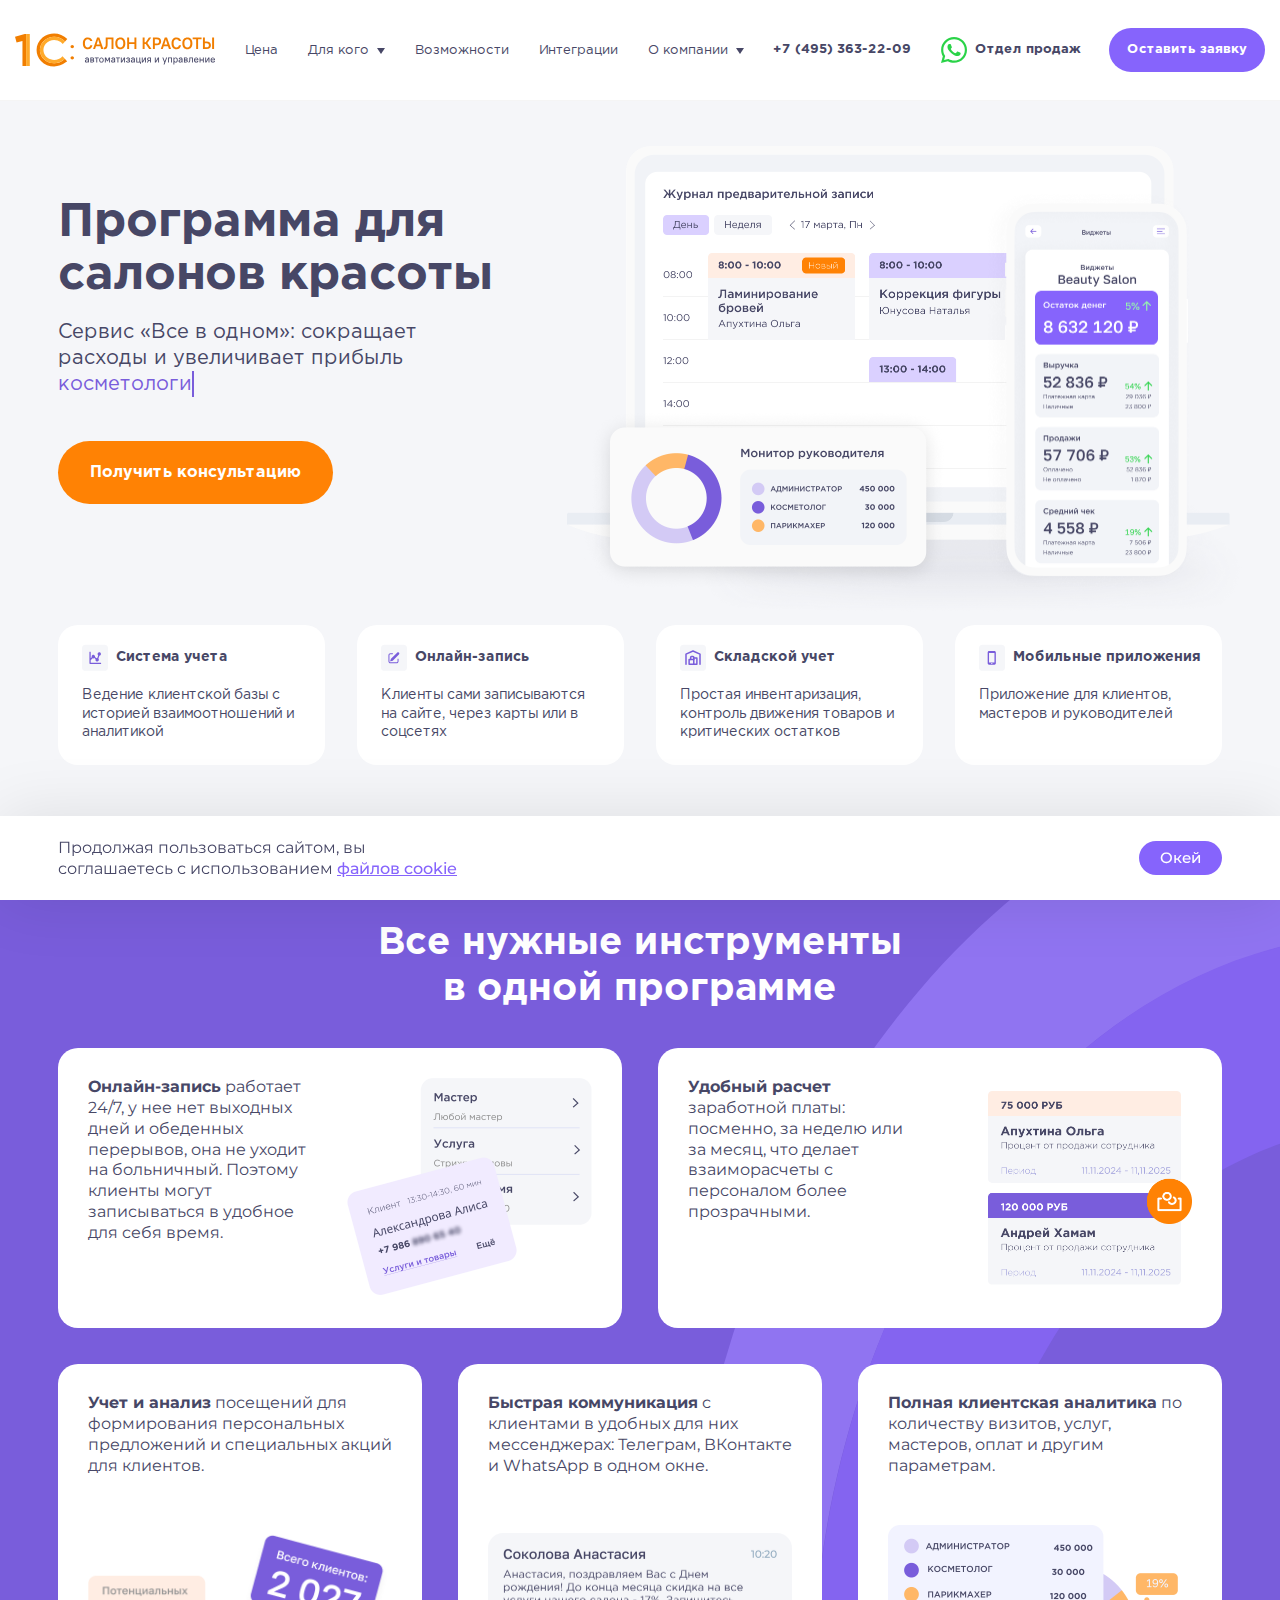
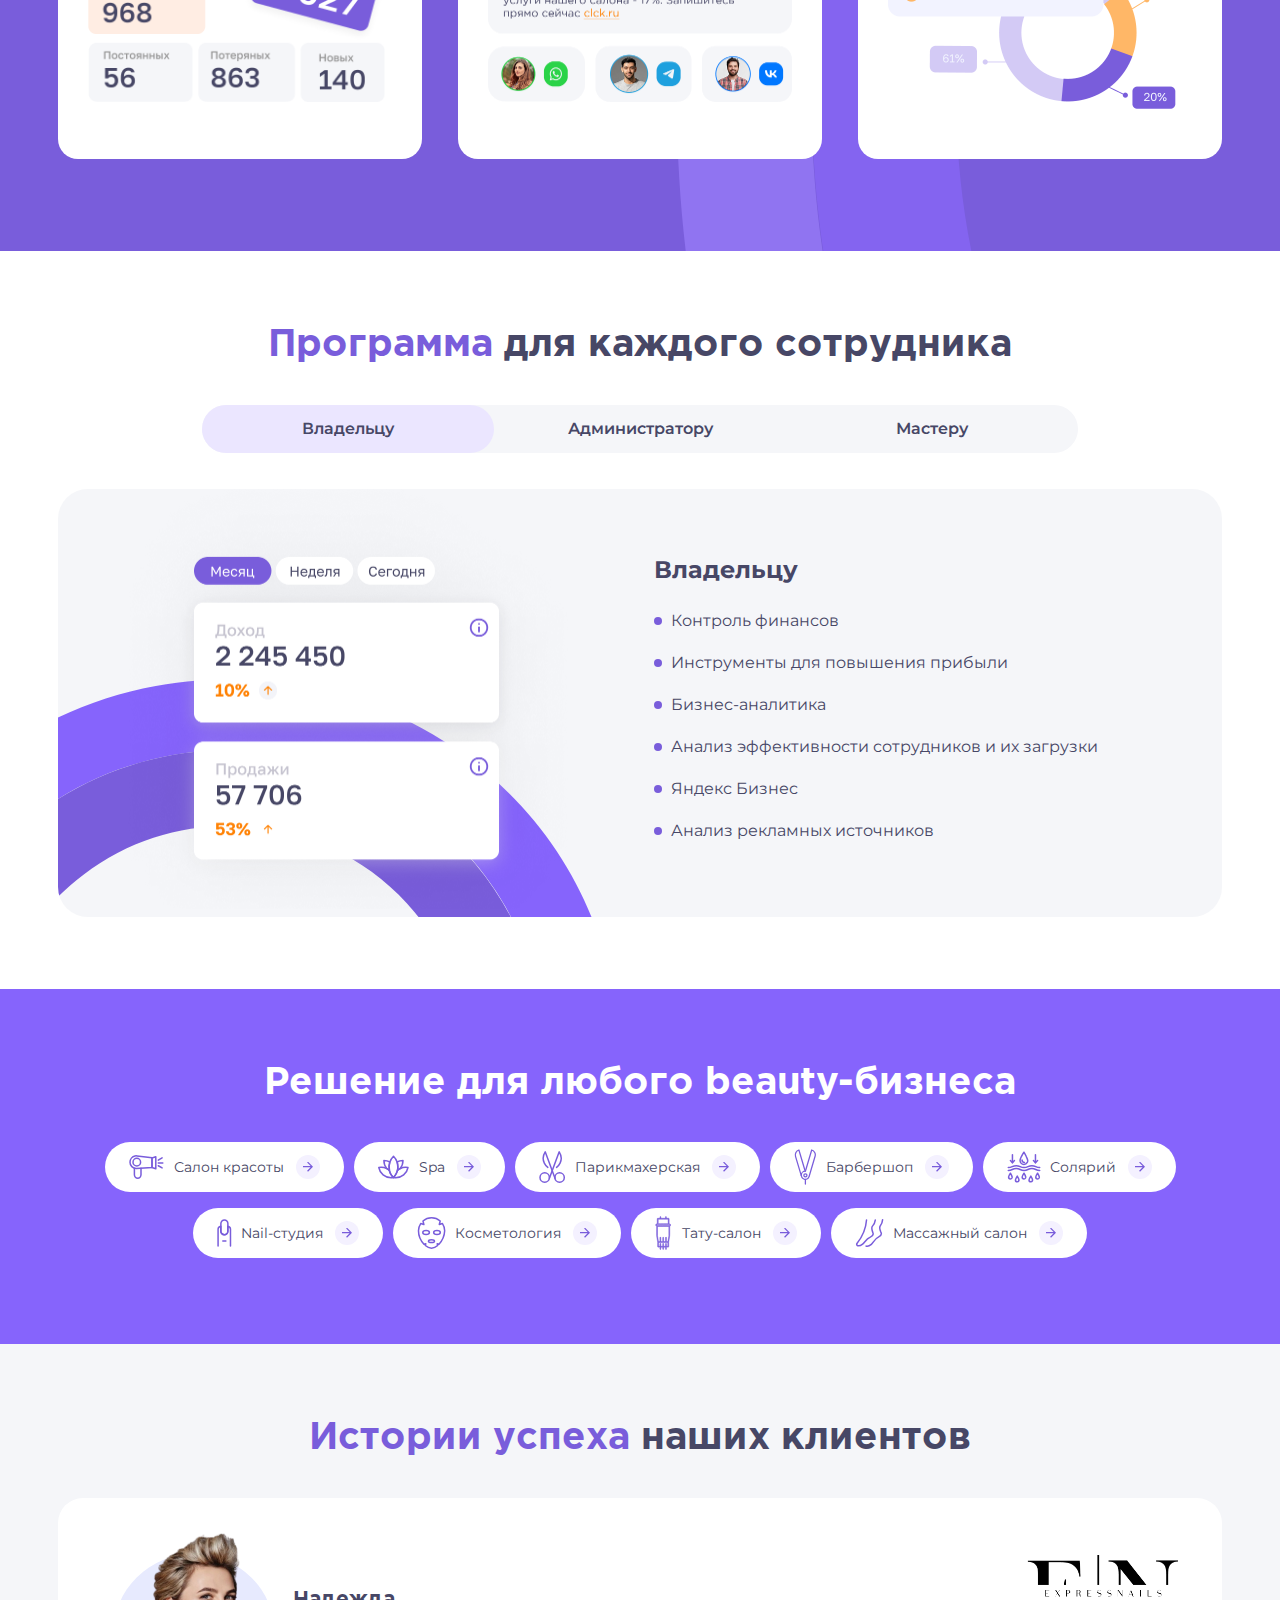
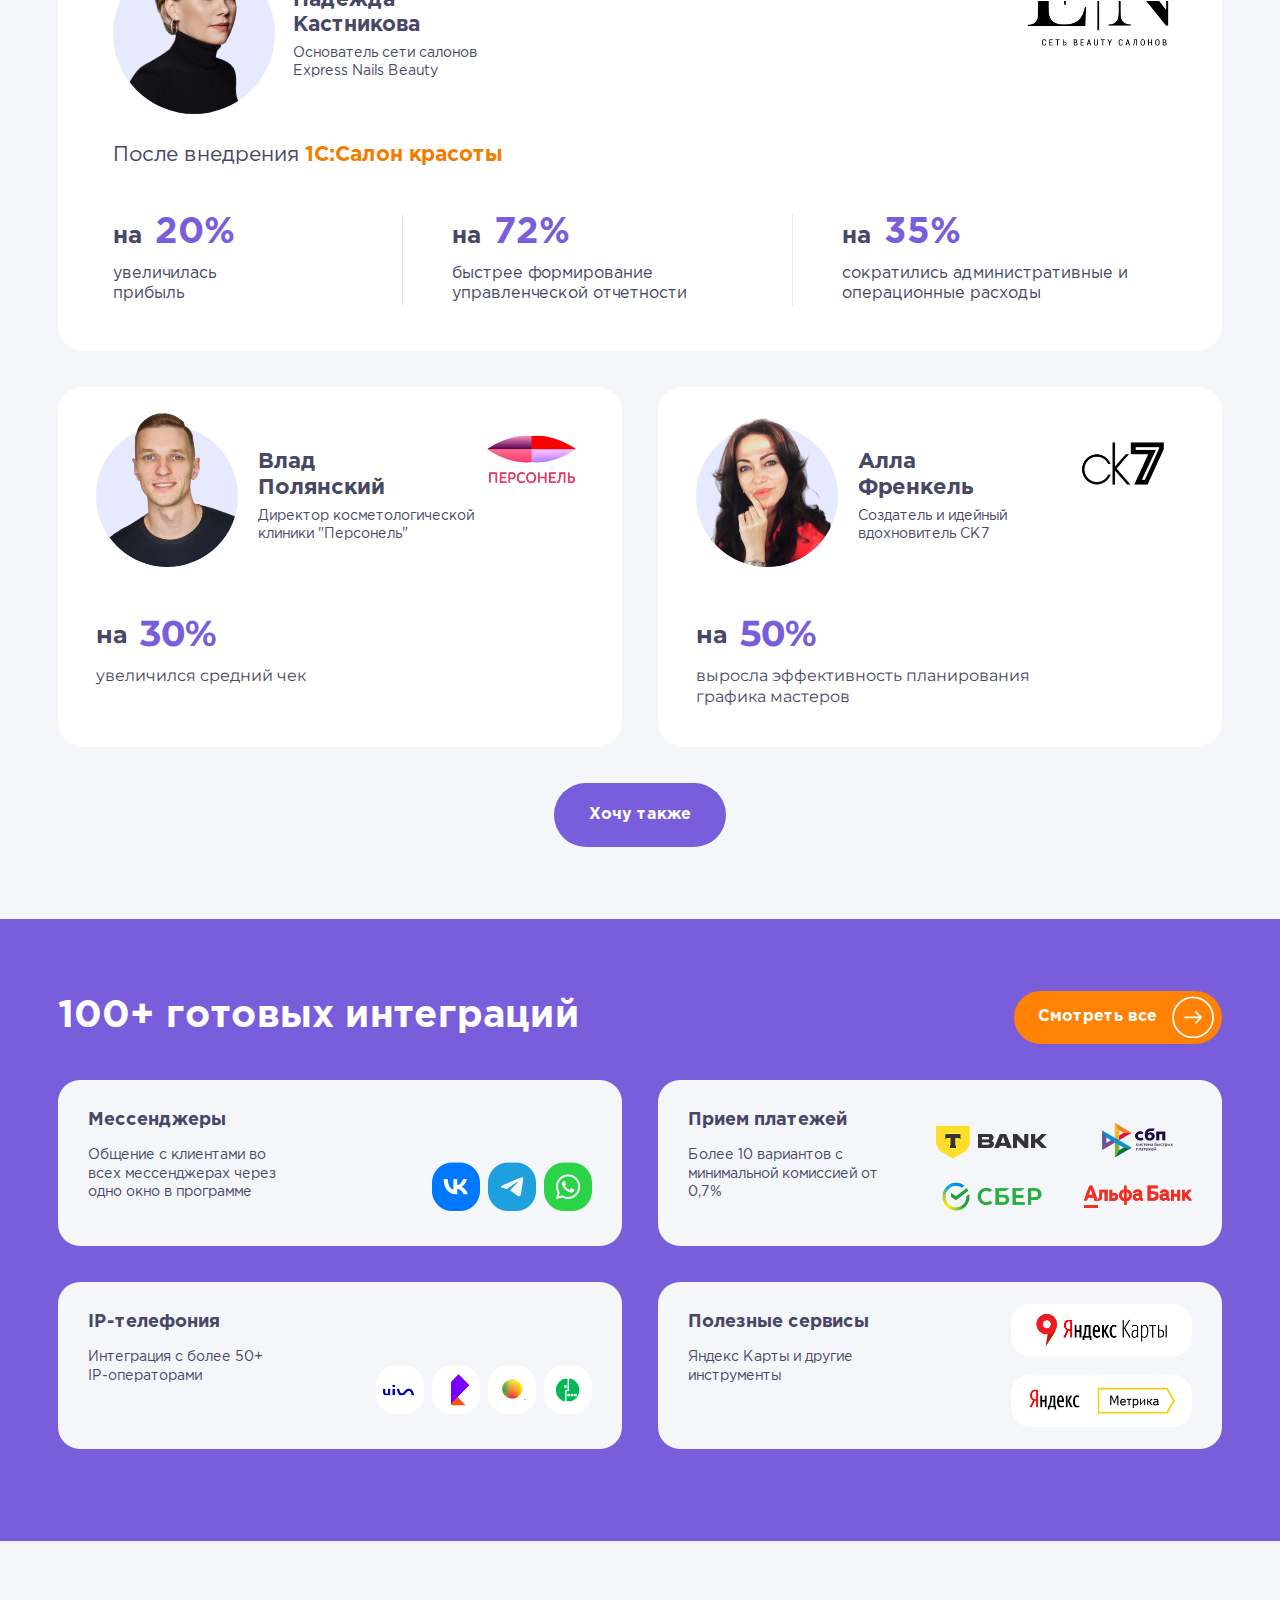
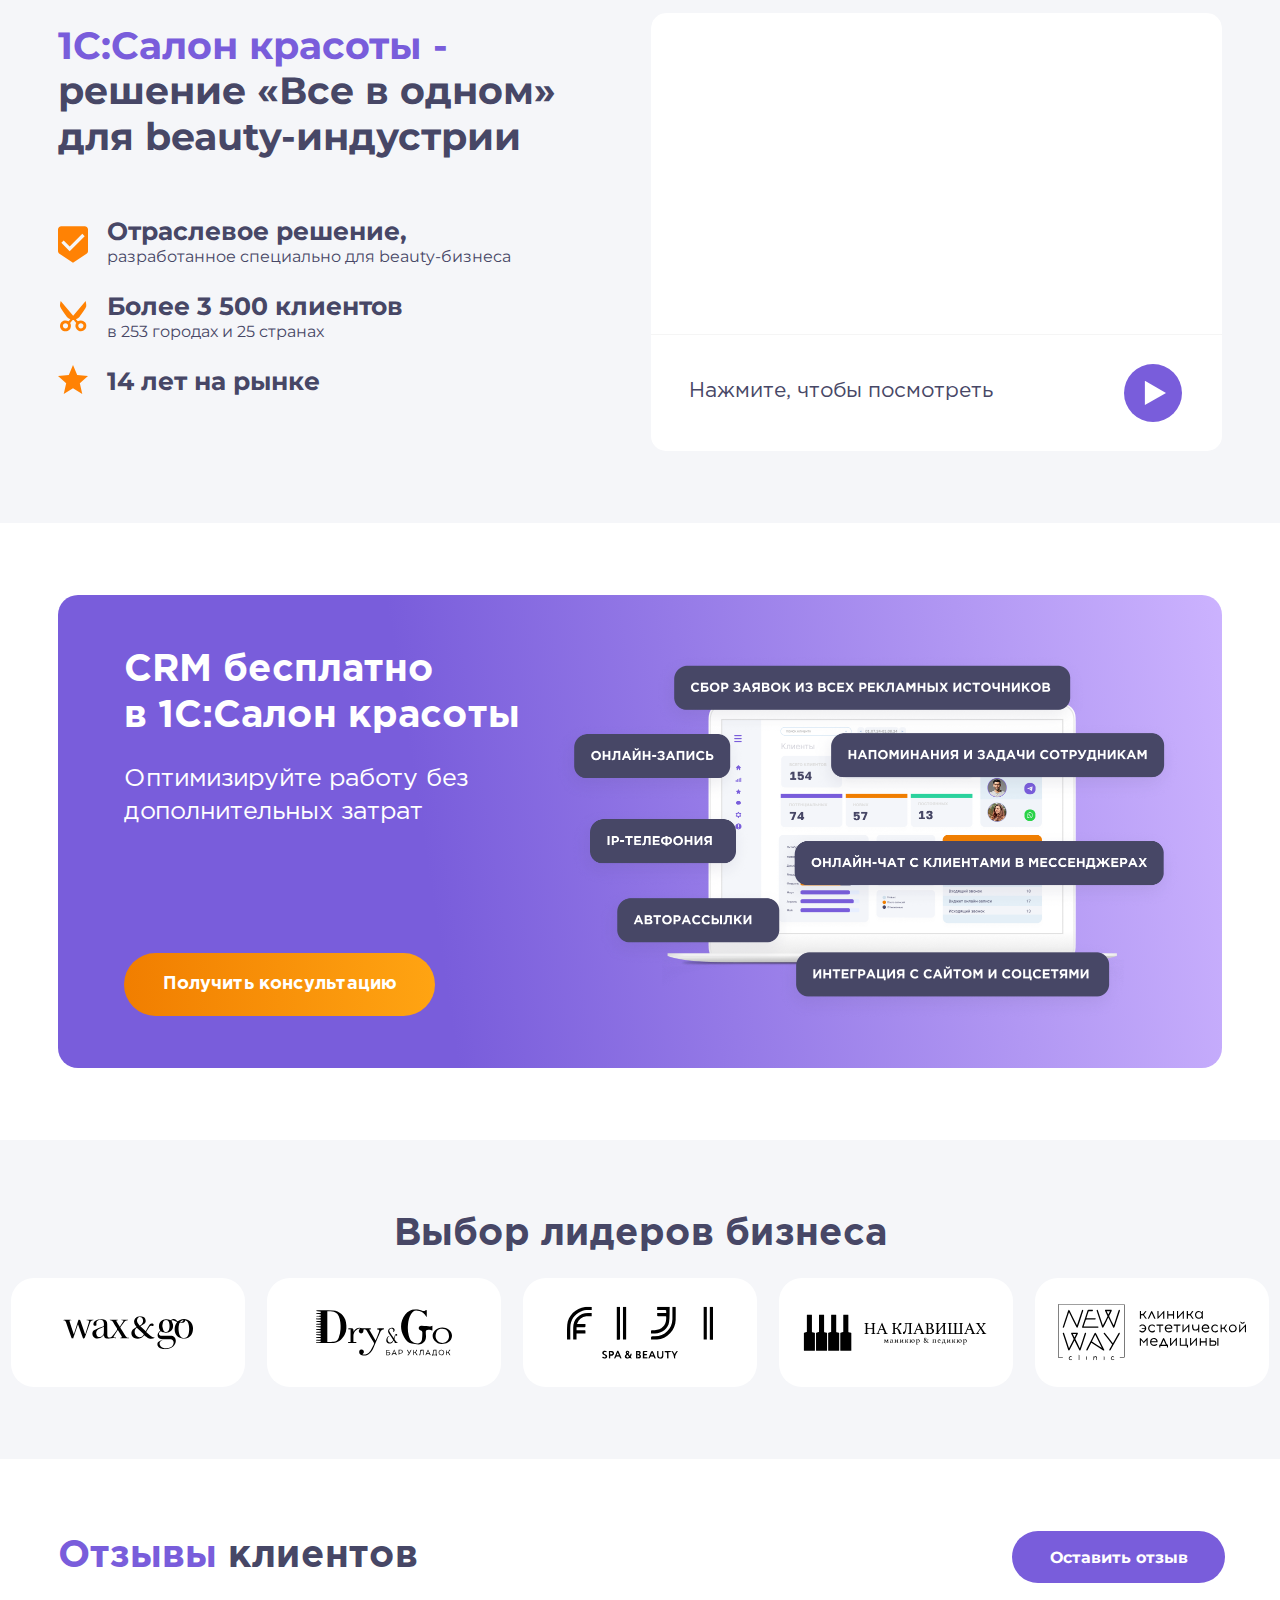
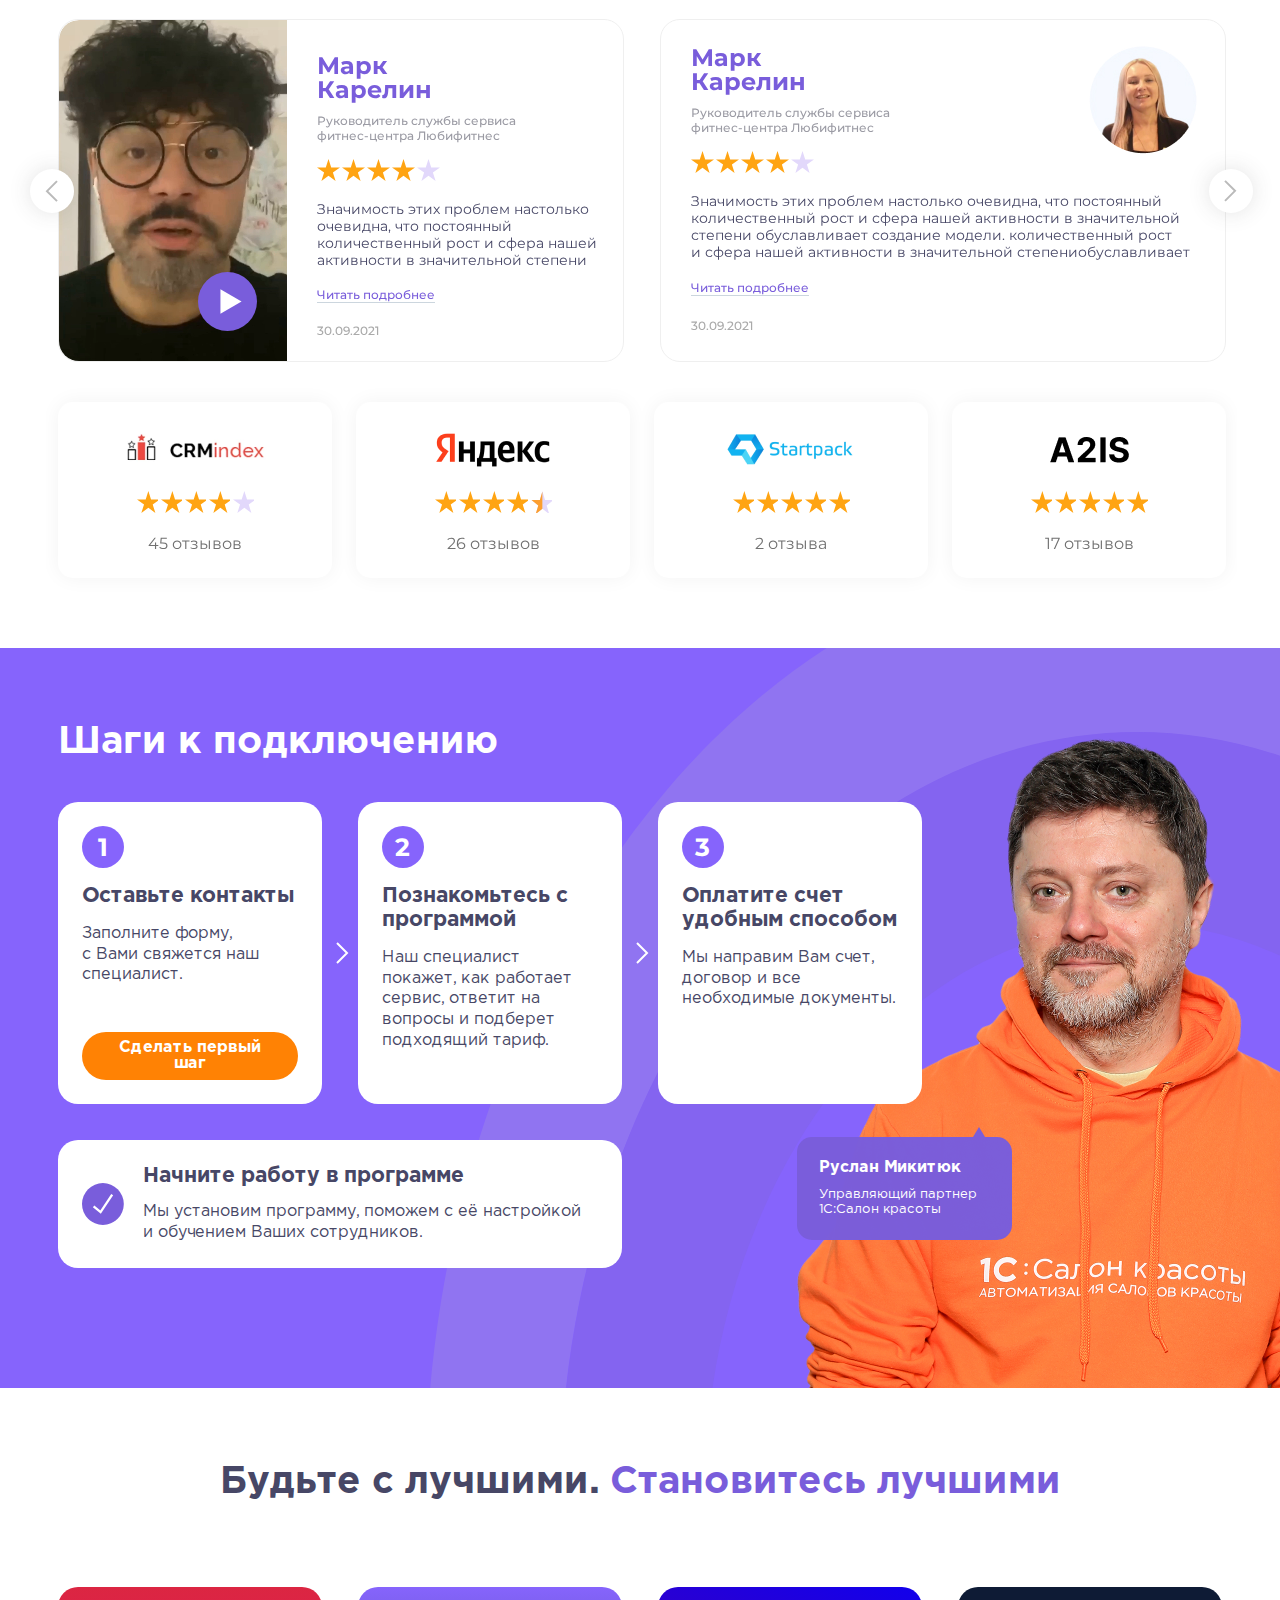
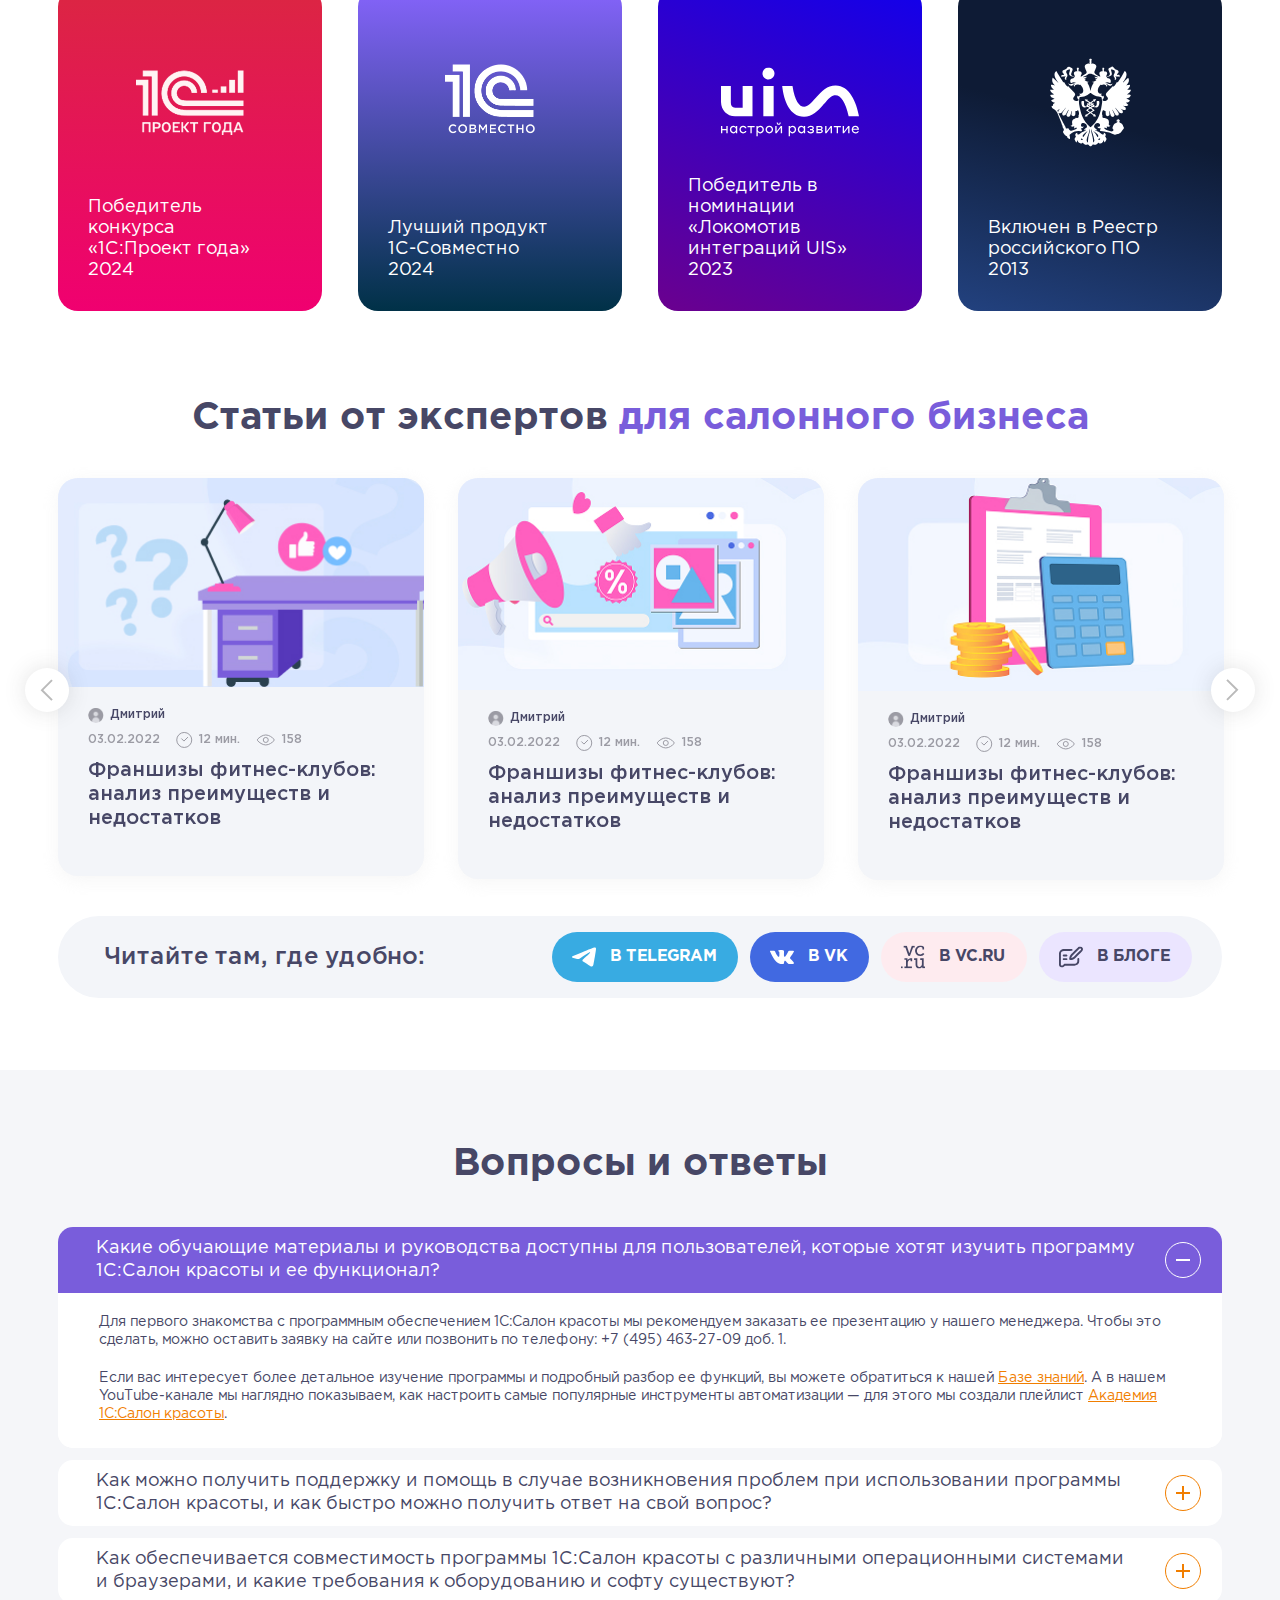
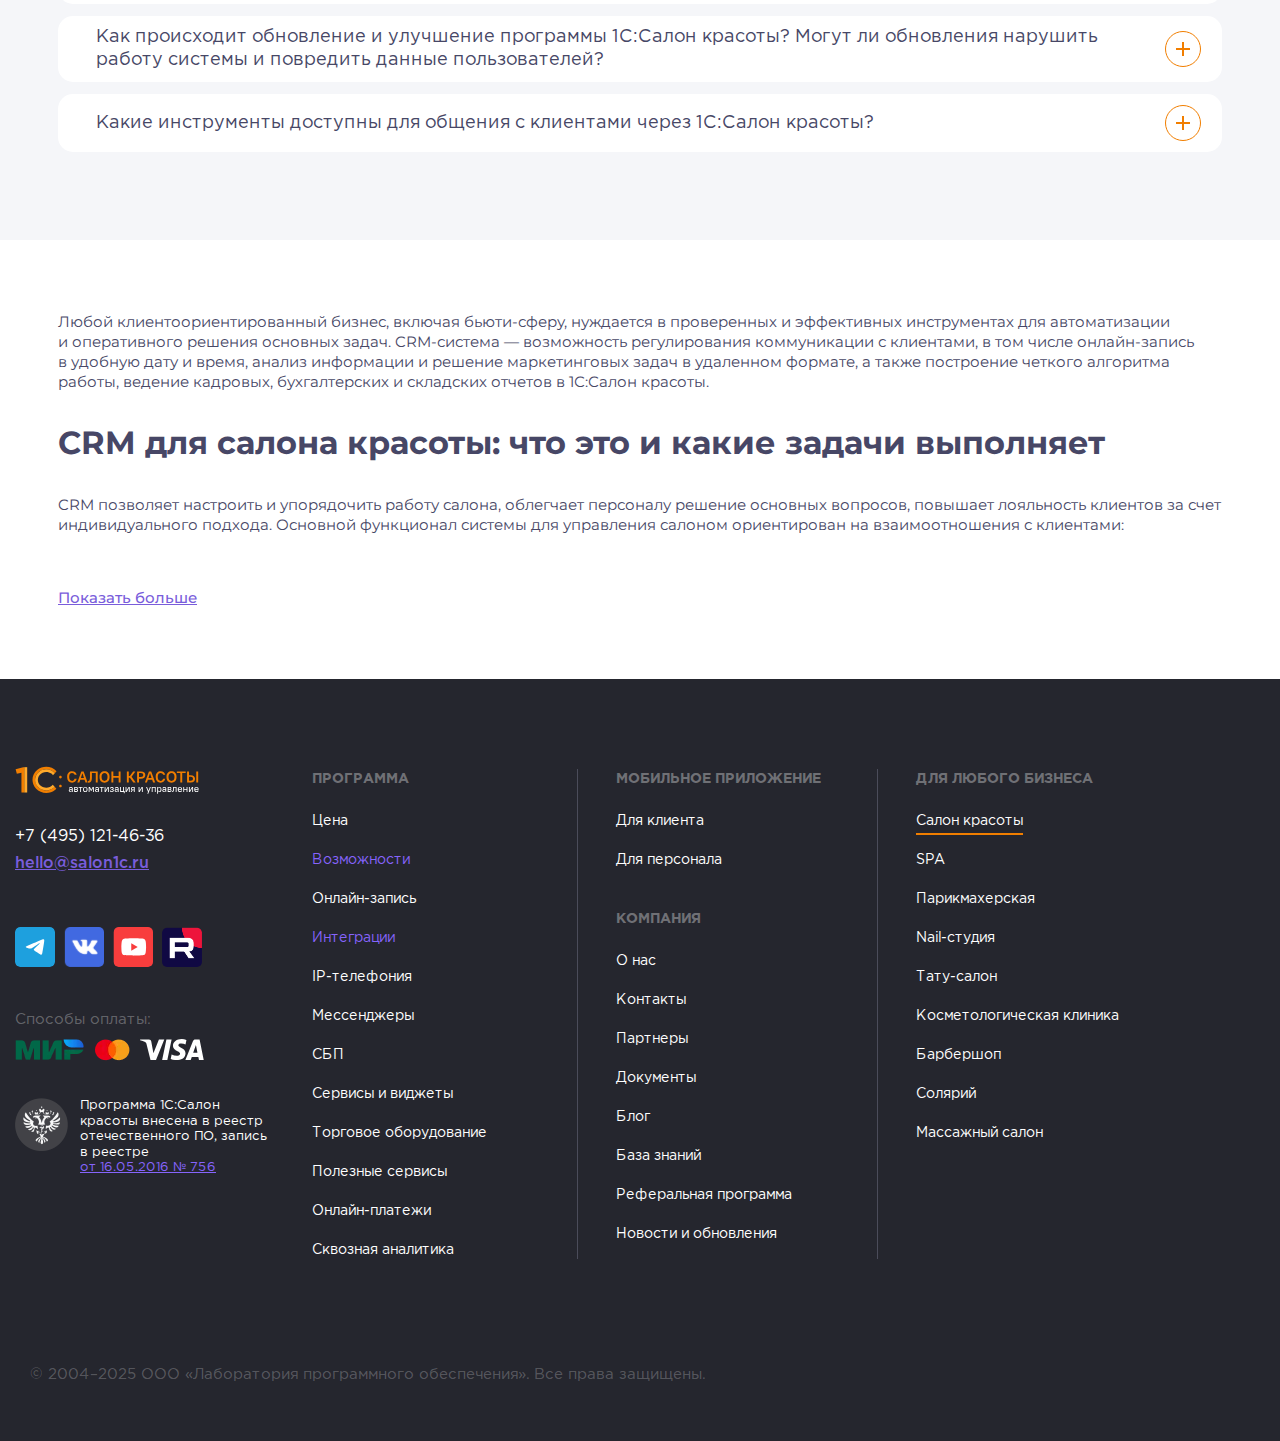
<file: index.html>
<!DOCTYPE html>
<html lang="ru"> 
<head>
	<meta http-equiv="Content-Type" content="text/html; charset=utf-8"> 
	<title>Главная</title> 
	<meta name="description" content=""> 
	<meta name="keywords" content="">
	<meta name="viewport" content="width=device-width, initial-scale=1.0">
	<link type="image/png" href="favicon-32x32.png" rel="shortcut icon">
    <link rel="preconnect" href="https://fonts.googleapis.com">
    <link rel="preconnect" href="https://fonts.gstatic.com" crossorigin>
    <link href="https://fonts.googleapis.com/css2?family=Montserrat:ital,wght@0,100..900;1,100..900&display=swap" rel="stylesheet">
    <link rel="stylesheet" href="css/slick-theme.css">
    <link rel="stylesheet" href="css/swiper-bundle.min.css" />
    <link rel="stylesheet" href="css/jquery.fancybox.css" />
    <link rel="stylesheet" href="template_styles.css?15969587488895">
	<script src="js/jquery.min.js"></script>
    <script src="js/swiper-bundle.min.js"></script>
    <script src="js/jquery.fancybox.min.js"></script>
	<script src="js/slick.min.js"></script>
	<script src="js/script.js?2559875699887485"></script>
</head>
<body>
	<div class="main_mm">
        <div class="rsp_mm"></div>
        <div class="wr-header_mm">
            <header class="header-new_mm">
                <div class="logo_mm"><img src="images/logo_mm.svg" alt="" /></div>
                
                <div class="menu-top_mm">
                    <ul>
                        <li><a href="#">Цена</a></li>
                        <li class="sub_mm"><a href="#">Для кого</a>
                            <div class="wr-panel-menu_mm">
                                <div class="panel-menu_mm">
                                    <div class="in-panel-menu_mm">
                                        <div class="menu-for_mm">
                                            <div class="cols-menu-for_mm">
                                                <div class="col-menu-for_mm">
                                                    <ul>
                                                        <li class="item1"><a href="#">Салон красоты</a></li>
                                                        <li class="item2"><a href="#">SPA</a></li>
                                                        <li class="item3"><a href="#">Парикмахерская</a></li>
                                                    </ul>
                                                </div>
                                                <div class="col-menu-for_mm">
                                                    <ul>
                                                        <li class="item4"><a href="#">Nail-студия</a></li>
                                                        <li class="item5"><a href="#">Тату-салон</a></li>
                                                        <li class="item6"><a href="#">Косметологическая клиника</a></li>
                                                    </ul>
                                                </div>
                                                <div class="col-menu-for_mm">
                                                    <ul>
                                                        <li class="item7"><a href="#">Барбер-шоп</a></li>
                                                        <li class="item8"><a href="#">Солярий</a></li>
                                                        <li class="item9"><a href="#">Массажный салон</a></li>
                                                    </ul>
                                                </div>
                                            </div>
                                            
                                            <div class="contcts-menu_for_mm">
                                                <div class="soc-menu_mm">
                                                    <ul>
                                                        <li class="item1"><a target="_blank" href="https://t.me/salon_biz"></a></li>
                                                        <li class="item2"><a target="_blank" href="https://vk.com/1c_salon_krasoty"></a></li>
                                                        <li class="item3"><a target="_blank" href="https://www.youtube.com/channel/UCPJmTKC-yLSnhonLZb3s7xQ"></a></li>
                                                        <li class="item4"><a target="_blank" href="https://rutube.ru/channel/37337083/"></a></li>
                                                    </ul>
                                                </div>
                                                <div class="tg-menu_mm"><a target="_blank" href="https://t.me/salon_biz">онлайн-чат<br> техподдержки </a></div>
                                            </div>
                                        </div>  
                                    </div>
                                </div>
                            </div>
                        </li>
                        <li><a href="#">Возможности</a></li>
                        <li><a href="#">Интеграции</a></li>
                        <li class="sub_mm"><a href="#">О компании</a>
                            <div class="wr-panel-menu_mm">
                                <div class="panel-menu_mm">
                                    <div class="in-panel-menu_mm">
                                        <div class="menu-company_mm">
                                        	<div class="cols-menu-company_mm">
                                            	<ul>
                                                	<li class="item1">
                                                    	<a href="#">О нас</a>
                                                        <p>История успеха<br> нашей компании</p>
                                                    </li>
                                                	<li class="item2">
                                                    	<a href="#">Партнеры </a>
                                                        <p>Скидки и<br> предложения</p>
                                                    </li>
                                                </ul>
                                            	<ul>
                                                	<li class="item3">
                                                    	<a href="#">Контакты</a>
                                                        <p>Мы всегда<br> на связи</p>
                                                    </li>
                                                	<li class="item4">
                                                    	<a target="_blank" href="https://www.youtube.com/channel/UCPJmTKC-yLSnhonLZb3s7xQ">YouТube-канал</a>
                                                        <p>Видео о возможностях<br> сервиса 1С:Салон красоты</p>
                                                    </li>
                                                </ul>
                                            	<ul>
                                                	<li class="item5">
                                                    	<a href="#">База знаний</a>
                                                        <p>Обучающая информация от<br> разработчиков программы</p>
                                                    </li>
                                                	<li class="item6">
                                                    	<a target="_blank" href="https://t.me/salon_biz">Теlegram-канал</a>
                                                        <p>Идеи по управлению<br> и маркетингу</p>
                                                    </li>
                                                </ul>
                                            	<ul>
                                                	<li class="item7">
                                                    	<a href="#">Блог</a>
                                                        <p>Статьи, интервью,<br> советы для бизнеса</p>
                                                    </li>
                                                	<li class="item8">
                                                    	<a target="_blank" href="https://rutube.ru/channel/37337083/">Rutube-канал</a>
                                                        <p>Видео о возможностях<br> решения 1С:Фитнес клуб</p>
                                                    </li>
                                                </ul>
                                            </div>
                                            <div class="contcts-menu_for_mm">
                                                <div class="soc-menu_mm">
                                                    <ul>
                                                        <li class="item1"><a target="_blank" href="https://t.me/salon_biz"></a></li>
                                                        <li class="item2"><a target="_blank" href="https://vk.com/1c_salon_krasoty"></a></li>
                                                        <li class="item3"><a target="_blank" href="https://www.youtube.com/channel/UCPJmTKC-yLSnhonLZb3s7xQ"></a></li>
                                                        <li class="item4"><a target="_blank" href="https://rutube.ru/channel/37337083/"></a></li>
                                                    </ul>
                                                </div>
                                                <div class="tg-menu_mm"><a target="_blank" href="https://t.me/salon_biz">онлайн-чат<br> техподдержки </a></div>
                                            </div>
                                        </div>
                                    </div>
                                </div>
                            </div>
                        </li>
                    </ul>
                </div>
                    
                <div class="header-right_mm">
                    <div class="contacts-top_mm">
                    	<div class="in-contacts-top_mm">
                        	<div class="phone-top_mm"><a href="tel:+74953632209">+7 (495) 363-22-09</a></div>
                        	<div class="department-sale"><a target="_blank" href="https://api.whatsapp.com/send/?phone=79951545012&text&type=phone_number&app_absent=0"><i>Отдел продаж</i></a></div>
                        </div>
                        <div class="but-demo_mm"><a data-fancybox href="#callback">Оставить заявку</a></div>
                    </div>
                </div>
                <div class="buts-head-mob_mm">
                	<div class="but-call-mob_mm"><a href="#"></a></div>
                    <div class="menu-tt_mm">
                        <a class="menu-but_mm" href="#"><span></span></a>
                    </div>
                </div>
            </header>
            
            <div class="wr-panel-mob_mm">
                <div class="panel-mobile_mm">
                    <div class="menu-mobile_mm">
                        <ul>
                            <li><a href="#">Цена</a></li>
                            <li class="sub-mob_mm">
                                <a href="#">Для кого</a>
                                <ul>
                                    <li><a href="#">Салон красоты</a></li>
                                    <li><a href="#">SPA</a></li>
                                    <li><a href="#">Парикмахерская</a></li>
                                    <li><a href="#">Nail-студия</a></li>
                                    <li><a href="#">Тату-салон</a></li>
                                    <li><a href="#">Косметологическая клиника</a></li>
                                    <li><a href="#">Барбер-шоп</a></li>
                                    <li><a href="#">Солярий</a></li>
                                    <li><a href="#">Массажный салон</a></li>
                                </ul>
                            </li>
                            <li><a href="#">Возможности</a></li>
                            <li><a href="#">Интеграции</a></li>
                            <li class="sub-mob_mm"><a href="#">O компании</a>
                                <ul>
                                    <li><a href="#">О нас</a></li>
                                    <li><a href="#">Контакты</a></li>
                                    <li><a href="#">База знаний</a></li>
                                    <li><a href="#">Партнеры</a></li>
                                    <li><a href="#">Блог</a></li>
                                    <li><a target="_blank" href="https://www.youtube.com/channel/UCPJmTKC-yLSnhonLZb3s7xQ">YouТube-канал</a></li>
                                    <li><a target="_blank" href="https://t.me/salon_biz">Теlegram-канал</a></li>
                                    <li><a target="_blank" href="https://rutube.ru/channel/37337083/">Rutube-канал</a></li>
                                </ul>
                            </li>
                        </ul>
                    </div>
                    
                    <div class="but-applicat_mm"><a href="#">Оставить заявку</a></div>
                    
                    <div class="department-sale-mob"><a target="_blank" href=""><i>Отдел продаж</i></a></div>
                    
                    <div class="but-tg-mob_mm"><a target="_blank" href="https://t.me/salon_biz"><i>Онлайн-чат  техподдержки</i></a></div>
                    
                    <div class="phone-mob_mm"><a href="tel:+74953632209">+7 (495) 363-22-09</a></div>
                    
                    <div class="soc-mob_mm">
                        <ul>
                            <li class="item1"><a target="_blank" href="https://t.me/salon_biz"></a></li>
                            <li class="item2"><a target="_blank" href="https://vk.com/1c_salon_krasoty"></a></li>
                            <li class="item3"><a target="_blank" href="https://www.youtube.com/channel/UCPJmTKC-yLSnhonLZb3s7xQ"></a></li>
                            <li class="item4"><a target="_blank" href="https://rutube.ru/channel/37337083/"></a></li>
                        </ul>
                    </div> 
                </div>
            </div>
        </div>
        
        <div class="wr-top-main">
        	<div class="block-top-main">
            	<div class="main-banner">
                	<div class="desc-main-banner">
                    	<h1>Программа для салонов красоты</h1>
                        <p>Сервис «Все в одном»: сокращает расходы и увеличивает прибыль</p>
                        <div class="slider-text">
                          <div class="slider-word">
                            <div class="slide-txt">косметологической клиники</div>
                            <div class="slide-txt">spa</div>
                            <div class="slide-txt">парикмахерской</div>
                            <div class="slide-txt">салона красоты</div>
                            <div class="slide-txt">массажного салона</div>
                            <div class="slide-txt">барбершопа</div>
                            <div class="slide-txt">солярия</div>
                            <div class="slide-txt">nail-студии</div>
                            <div class="slide-txt">тату-салона</div>
                          </div>
                        </div>
                        <div class="but-consult_n"><a href="#">Получить консультацию</a></div>
                    </div>
                    <div class="img-main-ban">
                    	<img src="images_tmp/main-ban.png" alt="">
                        <div class="animation-main2"><img src="images_tmp/animation-main2.png" alt=""></div>
                        <div class="animation-main3"><img src="images_tmp/animation-main3.png" alt=""></div>
                    </div>
                    <div class="img-main-mob"><img src="images_tmp/img-main-mob.png" alt=""></div>
                </div>
                
                <div class="func-main-ban">
                	<div class="list-func-main_bn slider-function-main fix-load-mob">
                    	<div class="item-func_bn item1">
                        	<div class="in-func_bn">
                            	<div class="tit-func_bn">Система учета</div>
                                <p>Ведение клиентской базы с историей взаимоотношений и аналитикой</p>
                            </div>
                        </div>
                    	<div class="item-func_bn item2">
                        	<div class="in-func_bn">
                            	<div class="tit-func_bn">Онлайн-запись</div>
                                <p>Клиенты сами записываются на сайте, через карты или в соцсетях</p>
                            </div>
                        </div>
                    	<div class="item-func_bn item3">
                        	<div class="in-func_bn">
                            	<div class="tit-func_bn">Складской учет</div>
                                <p>Простая инвентаризация, контроль движения товаров и критических остатков</p>
                            </div>
                        </div>
                    	<div class="item-func_bn item4">
                        	<div class="in-func_bn">
                            	<div class="tit-func_bn">Мобильные приложения</div>
                                <p>Приложение для клиентов, мастеров и руководителей</p>
                            </div>
                        </div>
                    </div>
                </div>
            </div>
        </div>
        
        <div class="wr-tools-main">
            <div class="b-tools-main">
            	<div class="title">Все нужные инструменты<br> в одной программе</div>
                
                <div class="list-tools-main slider-tools-main fix-load-mob">
                	<div class="item-tools-mn item1">
                    	<div class="in-tools-mn">
                        	<div class="tit-tools_mob">Онлайн-запись</div>
                        	<div class="desc-tools_mn">
                            	<p><b>Онлайн-запись</b> работает 24/7, у нее нет выходных дней и обеденных перерывов, она не уходит на больничный. Поэтому клиенты могут записываться в удобное для себя время.</p>
                            </div>
                            <div class="img-tools_mn">
                                <picture>
                                    <source srcset="images_tmp/img-tools1.png?58588556588888" media="(max-width: 767px)">
                                    <img src="images_tmp/img-tools1.png" alt="">
                                </picture>
                            </div>
                        </div>
                    </div>
                	<div class="item-tools-mn item2">
                    	<div class="in-tools-mn">
                        	<div class="tit-tools_mob">Управление<br> персоналом</div>
                        	<div class="desc-tools_mn">
                            	<p><b>Удобный расчет</b> заработной платы: посменно, за неделю или за месяц, что делает взаиморасчеты с персоналом более прозрачными.</p>
                            </div>
                            <div class="img-tools_mn">
                                <picture>
                                    <source srcset="images_tmp/img-tools2-2.png?58588556588888" media="(max-width: 767px)">
                                    <img src="images_tmp/img-tools2.png" alt="">
                                </picture>
                            </div>
                        </div>
                    </div>
                	<div class="item-tools-mn item3">
                    	<div class="in-tools-mn">
                        	<div class="tit-tools_mob">Работа с клиентами</div>
                        	<div class="desc-tools_mn">
                            	<p><b>Учет и анализ</b> посещений для формирования персональных предложений и специальных акций для клиентов.</p>
                            </div>
                            <div class="img-tools_mn">
                                <picture>
                                    <source srcset="images_tmp/img-tools3-2.png?58588556588888" media="(max-width: 767px)">
                                    <img src="images_tmp/img-tools3.png" alt="">
                                </picture>
                            </div>
                        </div>
                    </div>
                	<div class="item-tools-mn item4">
                    	<div class="in-tools-mn">
                        	<div class="tit-tools_mob">Мессенджеры</div>
                        	<div class="desc-tools_mn">
                            	<p><b>Быстрая коммуникация</b> с клиентами в удобных для них мессенджерах: Телеграм, ВКонтакте и WhatsApp в одном окне.</p>
                            </div>
                            <div class="img-tools_mn">
                                <picture>
                                    <source srcset="images_tmp/img-tools4-2.png?58588556588888" media="(max-width: 767px)">
                                    <img src="images_tmp/img-tools4.png" alt="">
                                </picture>
                            </div>
                        </div>
                    </div>
                	<div class="item-tools-mn item5">
                    	<div class="in-tools-mn">
                        	<div class="tit-tools_mob">Учет финансов</div>
                        	<div class="desc-tools_mn">
                            	<p><b>Полная клиентская аналитика</b> по количеству визитов, услуг, мастеров, оплат и другим параметрам.</p>
                            </div>
                            <div class="img-tools_mn">
                                <picture>
                                    <source srcset="images_tmp/img-tools5-2.png?58588556588888" media="(max-width: 767px)">
                                    <img src="images_tmp/img-tools5.png" alt="">
                                </picture>
                            </div>
                        </div>
                    </div> 
                </div>
            </div>
            <div class="element-animation"></div>
        </div>
        
        <div class="b-programm-staff">
        	<div class="title"><b>Программа</b> для каждого сотрудника</div>
            
            <div class="tabs-staff tabs-tb">
            	<div class="wr-nav-staff">
                	<div class="nav-staff nav-tb">
                    	<ul class="slider-nav-tabs fix-load-mob">
                        	<li><a href="#">Владельцу</a></li>
                            <li><a href="#">Администратору</a></li>
                            <li><a href="#">Мастеру</a></li>
                        </ul>
                    </div>
                </div>
                <div class="cont-staff cont-tb slider-staff fix-load-mob">
                	<div class="tab-staff tab-tb item1">
                    	<div class="body-tab-staff">
                        	<div class="img-tab-staff"><img src="images_tmp/tab-staff1.png" alt=""></div>
                            
                            <div class="desc-tab-staff">
                            	<div class="tit-tab-staff">Владельцу</div>
                                <ul>
                                    <li>Контроль финансов</li>
                                    <li>Инструменты для повышения прибыли</li>
                                    <li>Бизнес-аналитика</li>
                                    <li>Анализ эффективности сотрудников и их загрузки</li>
                                    <li>Яндекс Бизнес</li>
                                    <li>Анализ рекламных источников</li>
                                </ul>
                            </div>
                        </div>
                    </div>
                
                	<div class="tab-staff tab-tb item2">
                    	<div class="body-tab-staff">
                        	<div class="img-tab-staff"><img src="images_tmp/tab-staff2.png" alt=""></div>
                            
                            <div class="desc-tab-staff">
                            	<div class="tit-tab-staff">Администратору</div>
                                <ul>
                                    <li>Управление клиентской базой</li>
                                    <li>Быстрое оформление визита</li>
                                    <li>Автоматические напоминания и подтверждения</li>
                                    <li>Онлайн-касса</li>
                                    <li>Интеграция с физической кассой и эквайрингом</li>
                                </ul>
                            </div>
                        </div>
                    </div>
                    
                	<div class="tab-staff tab-tb item3">
                    	<div class="body-tab-staff">
                        	<div class="img-tab-staff"><img src="images_tmp/tab-staff3.png" alt=""></div>
                            
                            <div class="desc-tab-staff">
                            	<div class="tit-tab-staff">Мастеру</div>
                                <ul>
                                    <li>График работы</li>
                                    <li>Работа с визитами, не отходя от кресла</li>
                                    <li>Учет материалов</li>
                                    <li>Автоматическое списание услуг</li>
                                    <li>Приложение для сотрудников</li>
                                    <li>Доступ к программе в любой момент с настроенными правами доступа</li>
                                </ul>
                            </div>
                        </div>
                    </div>
                </div>
            </div>
        </div>
        
        <div class="b-solutions">
        	<div class="title">Решение для любого beauty-бизнеса</div>
            <div class="list-solutions">
            	<div class="item-solutions item1">
                	<a href="https://salon1c.ru/">
                    	Салон красоты
                        <i></i>
                    </a>
                </div>
            	<div class="item-solutions item2">
                	<a href="https://salon1c.ru/for-spa/">
                    	Spa
                        <i></i>
                    </a>
                </div>
            	<div class="item-solutions item3">
                	<a href="https://salon1c.ru/for-parikmaherskaya/">
                    	Парикмахерская
                        <i></i>
                    </a>
                </div>
            	<div class="item-solutions item4">
                	<a href="https://salon1c.ru/for-barbershop/">
                    	Барбершоп
                        <i></i>
                    </a>
                </div>
            	<div class="item-solutions item5">
                	<a href="https://salon1c.ru/for-solarij/">
                    	Солярий
                        <i></i>
                    </a>
                </div>
            	<div class="item-solutions item6">
                	<a href="https://salon1c.ru/programma-mastera-manikyura/">
                    	Nail-студия
                        <i></i>
                    </a>
                </div>
            	<div class="item-solutions item7">
                	<a href="https://salon1c.ru/crm-dlya-kosmetologii/">
                    	Косметология
                        <i></i>
                    </a>
                </div>
            	<div class="item-solutions item8">
                	<a href="https://salon1c.ru/tatu-studiya/">
                    	Тату-салон
                        <i></i>
                    </a>
                </div> 
            	<div class="item-solutions item9">
                	<a href="https://salon1c.ru/crm-dlya-massajnogo-salona/">
                    	Массажный салон
                        <i></i>
                    </a>
                </div>
            </div>
        </div>
        
        <div class="b-history_f">
            <div class="title"><b>Истории успеха</b> наших клиентов</div>

            <div class="main-keys-history_w">
                <div class="top-main-keys_w">
                    <div class="people-main-keys_w">
                        <div class="ava-main-keys_w"><img src="images_tmp/ava-main-keys.png" alt=""></div>
                        <div class="desc-main-keys_w">
                            <b>Надежда<br> Кастникова</b>
                            <p>Основатель сети салонов<br> Express Nails Beauty</p>
                        </div>
                    </div>

                    <div class="logo-main-keys_w"><img src="images_tmp/logo-main-keys_w.png"></div>
                </div>

                <div class="bot-main-keys_w">
                    <div class="tit-result-main-keys_w">После внедрения <b>1С:Салон красоты</b></div>

                    <div class="list-result-main-keys_w">
                        <div class="item-result-main-keys-w">
                            <div class="num-result-main-keys_w">на <b>20%</b></div>
                            <p>увеличилась<br> прибыль</p>
                        </div>
                        <div class="item-result-main-keys-w">
                            <div class="num-result-main-keys_w">на <b>72%</b></div>
                            <p>быстрее формирование  управленческой отчетности</p>
                        </div>
                        <div class="item-result-main-keys-w">
                            <div class="num-result-main-keys_w">на <b>35%</b></div>
                            <p>сократились административные и операционные расходы</p>
                        </div>
                    </div>
                </div>
            </div>

            <div class="list-small-keys_w">
                <div class="item-small-keys_w item1">
                    <div class="top-small-keys_w">
                        <div class="people-small-keys_w">
                            <div class="ava-small-keys_w"><img src="images_tmp/ava-main-keys2.png" alt=""></div>
                            <div class="desc-small-keys_w">
                                <b>Влад Полянский</b>
                                <p>Директор косметологической<br> клиники "Персонель"</p>
                            </div>
                        </div>

                        <div class="logo-small-keys_w"><img src="images_tmp/logo-main-keys_w2.png"></div>
                    </div>

                    <div class="bot-small-keys_w">
                        <div class="num-result-small-keys_w">на <b>30%</b></div>
                        <p>увеличился средний чек</p>
                    </div>
                </div>

                <div class="item-small-keys_w item2">
                    <div class="top-small-keys_w">
                        <div class="people-small-keys_w">
                            <div class="ava-small-keys_w"><img src="images_tmp/ava-main-keys3.png" alt=""></div>
                            <div class="desc-small-keys_w">
                                <b>Алла<br> Френкель</b>
                                <p>Создатель и идейный<br> вдохновитель СК7</p>
                            </div>
                        </div>

                        <div class="logo-small-keys_w"><img src="images_tmp/logo-main-keys_w3.png"></div>
                    </div>

                    <div class="bot-small-keys_w">
                        <div class="num-result-small-keys_w">на <b>50%</b></div>
                        <p>выросла эффективность планирования графика мастеров</p>
                    </div>
                </div>
            </div>
            
            <div class="but-arrow"><a href="#">Хочу также</a></div>
        </div>
        
        <div class="b-integration-main">
        	<div class="head-integration-main">
            	<div class="title">100+ готовых интеграций</div>
                
                <div class="more-head-block"><a href="https://salon1c.ru/integrations/">Смотреть все</a></div>
            </div>
            
            <div class="text-integrat_mob for-mob">для любых задач вашего бизнеса</div>
            
            <div class="list-integration-main">
            	<div class="item-integration-main item1">
                	<div class="in-integration-main">
                    	<div class="desc-integr_m">
                        	<b>Мессенджеры</b>
                            <p>Общение с клиентами во всех<br> мессенджерах через одно окно в<br> программе</p>
                        </div>
                        <div class="logo-integrat_m">
                            <picture>
                                <source srcset="images_tmp/img-int_m1-2.png?58588556588888" media="(max-width: 767px)">
                                <img src="images_tmp/img-int_m1.png" alt="">
                            </picture>
                        </div>
                    </div>
                </div>
            	<div class="item-integration-main item2">
                	<div class="in-integration-main">
                    	<div class="desc-integr_m">
                        	<b>Прием платежей</b>
                            <p>Более 10 вариантов<br> с минимальной комиссией от 0,7%</p>
                        </div>
                        <div class="logo-integrat_m">
                            <picture>
                                <source srcset="images_tmp/img-int_m2-2.png?58588556588888" media="(max-width: 767px)">
                                <img src="images_tmp/img-int_m2.png" alt="">
                            </picture>
                        </div>
                    </div>
                </div>
            	<div class="item-integration-main item3">
                	<div class="in-integration-main">
                    	<div class="desc-integr_m">
                        	<b>IP-телефония</b>
                            <p>Интеграция с более 50+ IP-операторами</p>
                        </div>
                        <div class="logo-integrat_m">
                            <picture>
                                <source srcset="images_tmp/img-int_m3-2.png?58588556588888" media="(max-width: 767px)">
                                <img src="images_tmp/img-int_m3.png" alt="">
                            </picture>
                        </div>
                    </div>
                </div>
            	<div class="item-integration-main item4">
                	<div class="in-integration-main">
                    	<div class="desc-integr_m">
                        	<b>Полезные сервисы</b>
                            <p>Яндекс Карты и другие<br> инструменты</p>
                        </div>
                        <div class="logo-integrat_m">
                            <picture>
                                <source srcset="images_tmp/img-int_m4-2.png?587488788" media="(max-width: 767px)">
                                <img src="images_tmp/img-int_m4.png?588774" alt="">
                            </picture>
                        </div>
                    </div>
                </div>
            </div>
            
            <div class="more-head-block for-mob"><a href="https://salon1c.ru/integrations/">Смотреть все интеграции</a></div>
        </div>
        
        <div class="b-video-main_n">
        	<div class="title_n for-mob"><i>1С:Салон красоты -</i> решение «Все в одном» для beauty-индустрии</div>
            <div class="body-video_n">
                <div class="left-video_n">
                    <div class="title_n for-desc"><i>1С:Салон красоты -</i> решение «Все в одном» для beauty-индустрии</div>
                    <div class="list-func-video_n">
                        <ul>
                            <li class="item1"><b>Отраслевое решение,</b> разработанное специально для beauty-бизнеса</li>
                            <li class="item2"><b>Более 3&nbsp;500 клиентов</b> в&nbsp;253 городах и&nbsp;25&nbsp;странах</li>
                            <li class="item3"><b>14&nbsp;лет на&nbsp;рынке</b></li>
                        </ul>
                    </div>
                </div>
    
                <div class="right-video_n">
                    <div class="item-video_n">
                        <a data-fancybox data-type="iframe" data-src="https://rutube.ru/play/embed/39c6d759ae3459bc88d16c7f46e5c2ad/" href="javascript:;">
                            <video preload="auto" rel="preload" loop="loop" playsinline="" autoplay="autoplay" muted="muted">
                                <source src="video/video.mp4" type="video/mp4">
                            </video>
                        </a>
                        <div class="desc-video-n">
                            Нажмите, чтобы посмотреть
                            <div class="but-video_n"><a data-fancybox data-type="iframe" data-src="https://rutube.ru/play/embed/39c6d759ae3459bc88d16c7f46e5c2ad/" href="javascript:;"></a></div>
                        </div>
                    </div>
                </div>
            </div>
        </div>
        
        <div class="wr-ban-crm-main">
        	<div class="ban-crm-main">
            	<div class="desc-ban-crm-main">
                	<div class="tit-ban-crm-main">CRM бесплатно в&nbsp;1С:Салон красоты</div>
                    <p>Оптимизируйте работу без дополнительных затрат</p>
                    <div class="but-consult_n"><a href="#">Получить консультацию</a></div>
                </div>
                <div class="img-ban-crm-main"><img src="images_tmp/img-ban-middle.png" alt=""></div>
            </div>
        </div>
        
        <div class="b-leaders-main">
        	<div class="title">Выбор лидеров бизнеса</div>
            <div class="lent-leaders_n">
            	<div class="in-lents-leader_n">
                    <div class="swiper slider-clients">
                        <div class="swiper-wrapper">
                            <div class="slide-cl swiper-slide"><div class="in-slide-cl"><img src="images_tmp/logo-c1.svg" alt="" /></div></div>
                            <div class="slide-cl swiper-slide"><div class="in-slide-cl"><img src="images_tmp/logo-c2.svg" alt="" /></div></div>
                            <div class="slide-cl swiper-slide"><div class="in-slide-cl"><img src="images_tmp/logo-c3.svg" alt="" /></div></div>
                            <div class="slide-cl swiper-slide"><div class="in-slide-cl"><img src="images_tmp/logo-c4.svg" alt="" /></div></div>
                            <div class="slide-cl swiper-slide"><div class="in-slide-cl"><img src="images_tmp/logo-c5.svg" alt="" /></div></div>
                            <div class="slide-cl swiper-slide"><div class="in-slide-cl"><img src="images_tmp/logo-c6.svg" alt="" /></div></div>
                            <div class="slide-cl swiper-slide"><div class="in-slide-cl"><img src="images_tmp/logo-c7.svg" alt="" /></div></div>
                            <div class="slide-cl swiper-slide"><div class="in-slide-cl"><img src="images_tmp/logo-c8.svg" alt="" /></div></div>
                            <div class="slide-cl swiper-slide"><div class="in-slide-cl"><img src="images_tmp/logo-c9.svg" alt="" /></div></div>
                            <div class="slide-cl swiper-slide"><div class="in-slide-cl"><img src="images_tmp/logo-c10.svg" alt="" /></div></div>
                            <div class="slide-cl swiper-slide"><div class="in-slide-cl"><img src="images_tmp/logo-c11.svg" alt="" /></div></div>
                            <div class="slide-cl swiper-slide"><div class="in-slide-cl"><img src="images_tmp/logo-c12.svg" alt="" /></div></div>
                            <div class="slide-cl swiper-slide"><div class="in-slide-cl"><img src="images_tmp/logo-c13.svg" alt="" /></div></div>
                        </div>
                    </div>
                </div>
            </div>
        </div>
        
        <div class="wr-coms-records">
            <div class="b-coms-records">
                <div class="head-coms-records">
                    <div class="title"><b>Отзывы</b> клиентов</div>
                    
                    <div class="but-head-coms_n for-desc_n">
                        <div class="add-coms_button"><a href="#">Оставить отзыв</a></div>
                    </div>
                </div>
                
                <div class="body-coms-rec">
                    <div class="list-reviews-new">
                        <div class="slider-reviews-new fix-load">
                            <div class="slide">
                                <div class="body-review-new">
                                    <div class="img-item-review-new">
                                        <video preload="auto" rel="preload" loop="loop" playsinline="" autoplay="autoplay" muted="muted">
                                            <source src="video/11.mp4" type="video/mp4">
                                        </video>
                                        <div class="play-video-c-nn"><a href="javascript:;" data-fancybox="video" data-src="https://rutube.ru/play/embed/a828c4d21486327fc7e10913d0491a65" data-type="iframe"></a></div>
                                    </div>
                                    <div class="desc-item-review-new">
                                        <div class="name-review-new">Марк<br> Карелин</div>
                                        <div class="stat-review-new">Руководитель службы сервиса<br> фитнес-центра Любифитнес</div>
                                        <div class="rating-review-new">
                                            <ul>
                                                <li class="active"></li>
                                                <li class="active"></li>
                                                <li class="active"></li>
                                                <li class="active"></li>
                                                <li></li>
                                            </ul>
                                        </div>
                                        <div class="text-review-new">Значимость этих проблем настолько очевидна, что постоянный количественный рост и&nbsp;сфера нашей активности в&nbsp;значительной степени</div>
                                        <div class="more-reviews-new more-reviews-desc"><a data-fancybox href="#pop-text-review-nn">Читать подробнее</a></div>
                                        <div class="date-review-new">30.09.2021</div>
                                    </div>
                                </div>
                            </div>
                            
                            <div class="slide">
                                <div class="body-review-new body-review-new2">
                                    <div class="desc-item-review-new">
                                        <div class="top-review-new">
                                            <div class="desc-top-review">
                                                <div class="name-review-new">Марк<br> Карелин</div>
                                                <div class="stat-review-new">Руководитель службы сервиса<br> фитнес-центра Любифитнес</div>
                                                <div class="rating-review-new">
                                                    <ul>
                                                        <li class="active"></li>
                                                        <li class="active"></li>
                                                        <li class="active"></li>
                                                        <li class="active"></li>
                                                        <li></li>
                                                    </ul>
                                                </div>
                                            </div>
                                            <div class="small-img-review-new"><img src="images_tmp/img-small-review.jpg" alt="" /></div>
                                        </div>
                                        <div class="text-review-new">Значимость этих проблем настолько очевидна, что постоянный количественный рост и&nbsp;сфера нашей активности в&nbsp;значительной степени обуславливает создание модели. количественный рост и&nbsp;сфера нашей активности в&nbsp;значительной степениобуславливает создание модели. Значимость этих проблем настолько очевидна, что постоянный количественный рост и&nbsp;сфера нашей активности в&nbsp;значительной степениобуславливает создание модели. Значимость этих проблем настолько очевидна, что постоянный количественный рост и&nbsp;сфера нашей активности в&nbsp;значительной степени. Значимость этих проблем настолько очевидна, что постоянный количественный рост и&nbsp;сфера нашей активности в&nbsp;значительной степени.</div>
                                        <div class="more-reviews-new more-reviews-desc"><a data-fancybox href="#pop-text-review-nn">Читать подробнее</a></div>
                                        <div class="date-review-new">30.09.2021</div>
                                    </div>
                                </div>
                            </div>
                            
                            <div class="slide">
                                <div class="body-review-new">
                                    <div class="img-item-review-new">
                                        <video preload="auto" rel="preload" loop="loop" playsinline autoplay="autoplay" muted="muted">
                                            <source src="video/teaser1.mp4" type="video/mp4">
                                        </video>
                                        <div class="play-video-c-nn"><a data-fancybox href="https://www.youtube.com/watch?v=VGfhWcsqses&embeds_referring_euri=https%3A%2F%2Fwww.fitness1c.ru%2F&feature=emb_title"></a></div>
                                    </div>
                                    <div class="desc-item-review-new">
                                        <div class="name-review-new">Марк<br> Карелин</div>
                                        <div class="stat-review-new">Руководитель службы сервиса<br> фитнес-центра Любифитнес</div>
                                        <div class="rating-review-new">
                                            <ul>
                                                <li class="active"></li>
                                                <li class="active"></li>
                                                <li class="active"></li>
                                                <li class="active"></li>
                                                <li></li>
                                            </ul>
                                        </div>
                                        <div class="text-review-new">Значимость этих проблем настолько очевидна, что постоянный количественный рост и&nbsp;сфера нашей активности в&nbsp;значительной степени</div>
                                        <div class="more-reviews-new more-reviews-desc"><a data-fancybox href="#pop-text-review-nn">Читать подробнее</a></div>
                                        <div class="date-review-new">30.09.2021</div>
                                    </div>
                                </div>
                            </div>
                            
                            <div class="slide">
                                <div class="body-review-new body-review-new2">
                                    <div class="desc-item-review-new">
                                        <div class="top-review-new">
                                            <div class="desc-top-review">
                                                <div class="name-review-new">Марк<br> Карелин</div>
                                                <div class="stat-review-new">Руководитель службы сервиса<br> фитнес-центра Любифитнес</div>
                                                <div class="rating-review-new">
                                                    <ul>
                                                        <li class="active"></li>
                                                        <li class="active"></li>
                                                        <li class="active"></li>
                                                        <li class="active"></li>
                                                        <li></li>
                                                    </ul>
                                                </div>
                                            </div>
                                            <div class="small-img-review-new"><img src="images_tmp/img-small-review.jpg" alt="" /></div>
                                        </div>
                                        <div class="text-review-new">Значимость этих проблем настолько очевидна, что постоянный количественный рост и сфера нашей активности в значительной степени обуславливает создание модели. количественный рост и сфера нашей активности в значительной степениобуславливает создание модели. Значимость этих проблем настолько очевидна, что постоянный количественный рост и сфера нашей активности в значительной степениобуславливает создание модели.</div>
                                        <div class="more-reviews-new more-reviews-desc"><a data-fancybox href="#pop-text-review-nn">Читать подробнее</a></div>
                                        <div class="date-review-new">30.09.2021</div>
                                    </div>
                                </div>
                            </div>
                        </div>
                    </div>
                    
                    <div class="wr-outside-sl">
                        <div class="slider-outside-reviews fix-load">
                            <div class="slide">
                                <div class="item-outside-reviews">
                                    <a target="_blank" href="https://crmindex.ru/products/salon1c/reviews">
                                        <div class="logo-outside-r"><img src="images_tmp/logo-outside-r1.png" alt="" /></div>
                                        <div class="rating-outside">
                                            <ul>
                                                <li class="active"></li>
                                                <li class="active"></li>
                                                <li class="active"></li>
                                                <li class="active"></li>
                                                <li></li>
                                            </ul>
                                        </div>
                                        <div class="nums-review-outside">45 отзывов</div>
                                    </a>
                                </div>
                            </div>
                            
                            <div class="slide">
                                <div class="item-outside-reviews">
                                    <a target="_blank" href="https://yandex.ru/maps/org/1s_avtomatizatsiya/1079599948/reviews/?ll=37.725892%2C55.749532&z=16">
                                        <div class="logo-outside-r"><img src="images_tmp/logo-outside-r2.png" alt="" /></div>
                                        <div class="rating-outside">
                                            <ul>
                                                <li class="active"></li>
                                                <li class="active"></li>
                                                <li class="active"></li>
                                                <li class="active"></li>
                                                <li class="active-half"></li>
                                            </ul>
                                        </div>
                                        <div class="nums-review-outside">26 отзывов</div>
                                    </a>
                                </div>
                            </div>
                            
                            <div class="slide">
                                <div class="item-outside-reviews">
                                    <a target="_blank" href="https://startpack.ru/application/1c-salon/reviews">
                                        <div class="logo-outside-r"><img src="images_tmp/logo-outside-r3.png" alt="" /></div>
                                        <div class="rating-outside">
                                            <ul>
                                                <li class="active"></li>
                                                <li class="active"></li>
                                                <li class="active"></li>
                                                <li class="active"></li>
                                                <li class="active"></li>
                                            </ul>
                                        </div>
                                        <div class="nums-review-outside">2 отзыва</div>
                                    </a>
                                </div>
                            </div> 
                            
                            <div class="slide">
                                <div class="item-outside-reviews">
                                    <a target="_blank" href="https://a2is.ru/catalog/programmy-dlya-salonov-krasoty/salon1c/reviews-salon1c">
                                        <div class="logo-outside-r"><img src="images_tmp/logo-outside-r4.png" alt="" /></div>
                                        <div class="rating-outside">
                                            <ul>
                                                <li class="active"></li>
                                                <li class="active"></li>
                                                <li class="active"></li>
                                                <li class="active"></li>
                                                <li class="active"></li>
                                            </ul>
                                        </div>
                                        <div class="nums-review-outside">17 отзывов</div>
                                    </a>
                                </div>
                            </div>
                            
                        </div>
                    </div>
                </div>
                
                <div class="but-add-comments-mob"><a href="#">Оставить отзыв</a></div>
            </div>
        </div>
        
       <div class="wr-steps-main">
			<div class="b-steps-main">
            	<div class="title">Шаги к подключению</div>
                <div class="body-steps-main">
                	<div class="left-steps-main">
                    	<div class="list-steps-main">
                        	<div class="item-steps-main item1">
                            	<div class="num-steps-main">1</div>
                                <div class="tit-steps-main">Оставьте контакты</div>
                                <p>Заполните форму,<br> с Вами свяжется наш специалист.</p>
                                <div class="but-next-step"><a href="#">Сделать первый шаг</a></div>
                            </div>
                            <div class="item-steps-main item2">
								<div class="num-steps-main">2</div>
                                <div class="tit-steps-main">Познакомьтесь с программой</div>
                                <p>Наш специалист покажет, как работает сервис, ответит на вопросы и подберет подходящий тариф.</p>
                            </div>
                            <div class="item-steps-main item3">
								<div class="num-steps-main">3</div>
                                <div class="tit-steps-main">Оплатите счет удобным способом</div>
                                <p>Мы направим Вам счет, договор и все необходимые документы.</p>
                            </div>
                        </div>
                        
                        <div class="final-step-main">
                        	<div class="tit-steps-main">Начните работу в программе</div>
                            <p>Мы установим программу, поможем с её настройкой и обучением Ваших сотрудников.</p>
                        </div>
                    </div>
                    
                    <div class="right-steps-main">
                    	<div class="peop-steps">
                        	<img src="images_tmp/peop-steps.png" alt="">
                            <div class="die-peop-steps">
                            	<b>Руслан Микитюк</b>
                                <p>Управляющий партнер 1С:Салон красоты</p>
                            </div>
                        </div>
                    </div>
                </div>
            </div>
            <div class="element-animation"></div>
       </div> 
        
        <div class="b-awards_new">
        	<div class="title">Будьте с лучшими. <b>Становитесь лучшими</b></div>
            
            <div class="list-awards-full slider-awards-full fix-load-mob">
            	<div class="item-awards-full item1">
                	<div class="in-awards-full">
                    	<a target="_blank" href="https://salon1c.ru/upload/docs/cert_1c_win.pdf"></a>
                    	<div class="logo-awards-full"><img src="images_tmp/awards-full1.png" alt=""></div>
                        <div class="tit-awards-full">Победитель<br> конкурса<br> «1С:Проект года»<br> 2024</div>
                    </div>
                </div>
            	<div class="item-awards-full item2">
                	<div class="in-awards-full">
                    	<a target="_blank" href="https://salon1c.ru/upload/docs/cert_1c_spa.pdf"></a>
                    	<div class="logo-awards-full"><img src="images_tmp/awards-full2.png" alt=""></div>
                        <div class="tit-awards-full">Лучший продукт<br> 1С-Совместно<br> 2024</div>
                    </div>
                </div>
            	<div class="item-awards-full item3">
                	<div class="in-awards-full">
                    	<a target="_blank" href="https://salon1c.ru/upload/docs/%D0%A1%D0%B0%D0%BB%D0%BE%D0%BD_%D1%8E%D0%B8%D1%81.pdf"></a>
                    	<div class="logo-awards-full"><img src="images_tmp/awards-full3.svg" alt=""></div>
                        <div class="tit-awards-full">Победитель в<br> номинации<br> «Локомотив<br> интеграций UIS»<br> 2023</div>
                    </div>
                </div>
            	<div class="item-awards-full item4">
                	<div class="in-awards-full">
                    	<a target="_blank" href="https://reestr.digital.gov.ru/reestr/302105/"></a>
                    	<div class="logo-awards-full"><img src="images_tmp/awards-full4.svg" alt=""></div>
                        <div class="tit-awards-full">Включен в Реестр<br> российского ПО<br> 2013</div>
                    </div>
                </div> 
            </div>
        </div>     
        
        <div class="b-states-main">
        	<div class="title">Статьи от экспертов <b>для салонного бизнеса</b></div>
            
            <div class="list-state-main slider-state-main fix-load">
            	<div class="item-state-main">
                	<div class="in-item-state-main">
                    	<div class="img-state-main"><a href="#"><img src="images_tmp/img-state-main1.jpg" alt=""></a></div>
                        <div class="desc-state-main">
                        	<div class="info-post">
                            	<div class="name_info-post">
                                    <i><img src="images_tmp/ava.png" alt=""></i>
                                    <span>Дмитрий</span>
                                </div>
                                <div class="line_info-post">
                                	<div class="date_info-post">03.02.2022</div>
                                    <div class="time_info-post">12 мин.</div>
                                    <div class="view_info-post">158</div>
                                </div>
                            </div>
                            
                            <div class="tit_state-main"><a href="#">Франшизы фитнес-клубов: анализ преимуществ и недостатков</a></div>
                        </div>
                    </div>
                </div>
                
            	<div class="item-state-main">
                	<div class="in-item-state-main">
                    	<div class="img-state-main"><a href="#"><img src="images_tmp/img-state-main2.jpg" alt=""></a></div>
                        <div class="desc-state-main">
                        	<div class="info-post">
                            	<div class="name_info-post">
                                    <i><img src="images_tmp/ava.png" alt=""></i>
                                    <span>Дмитрий</span>
                                </div>
                                <div class="line_info-post">
                                	<div class="date_info-post">03.02.2022</div>
                                    <div class="time_info-post">12 мин.</div>
                                    <div class="view_info-post">158</div>
                                </div>
                            </div>
                            
                            <div class="tit_state-main"><a href="#">Франшизы фитнес-клубов: анализ преимуществ и недостатков</a></div>
                        </div>
                    </div>
                </div>
                
            	<div class="item-state-main">
                	<div class="in-item-state-main">
                    	<div class="img-state-main"><a href="#"><img src="images_tmp/img-state-main3.jpg" alt=""></a></div>
                        <div class="desc-state-main">
                        	<div class="info-post">
                            	<div class="name_info-post">
                                    <i><img src="images_tmp/ava.png" alt=""></i>
                                    <span>Дмитрий</span>
                                </div>
                                <div class="line_info-post">
                                	<div class="date_info-post">03.02.2022</div>
                                    <div class="time_info-post">12 мин.</div>
                                    <div class="view_info-post">158</div>
                                </div>
                            </div>
                            
                            <div class="tit_state-main"><a href="#">Франшизы фитнес-клубов: анализ преимуществ и недостатков</a></div>
                        </div>
                    </div>
                </div>
                
            	<div class="item-state-main">
                	<div class="in-item-state-main">
                    	<div class="img-state-main"><a href="#"><img src="images_tmp/img-state-main3.jpg" alt=""></a></div>
                        <div class="desc-state-main">
                        	<div class="info-post">
                            	<div class="name_info-post">
                                    <i><img src="images_tmp/ava.png" alt=""></i>
                                    <span>Дмитрий</span>
                                </div>
                                <div class="line_info-post">
                                	<div class="date_info-post">03.02.2022</div>
                                    <div class="time_info-post">12 мин.</div>
                                    <div class="view_info-post">158</div>
                                </div>
                            </div>
                            
                            <div class="tit_state-main"><a href="#">Франшизы фитнес-клубов: анализ преимуществ и недостатков</a></div>
                        </div>
                    </div>
                </div>
            </div>
            
            <div class="panel-info_blog">
            	<div class="soc-panel-blog">
                	<div class="tit-soc-panel-blog">Читайте там, где удобно:</div>
                    <div class="but-blogs-main">
                    	<ul>
                        	<li class="item1"><a target="_blank" href="https://t.me/salon_biz">В TELEGRAM</a></li>
                            <li class="item2"><a target="_blank" href="https://vk.com/1c_salon_krasoty">В VK</a></li>
                            <li class="item3"><a target="_blank" href="https://vc.ru/u/3091010-1ssalon-krasoty">В VC.RU</a></li>
                            <li class="item4"><a target="_blank" href="https://salon1c.ru/blog/">В БЛОГЕ</a></li>
                        </ul>
                    </div>
                </div>
               
            </div>
        </div>

        <div class="block-ask">
           <div class="title">Вопросы и ответы</div>
           <div class="list-block-ask">
              <div class="item-block-ask">
                 <div class="head-item-ask active">
                    Какие обучающие материалы и&nbsp;руководства доступны для пользователей, которые хотят изучить программу 1С:Салон красоты и&nbsp;ее&nbsp;функционал?
                    <div class="ico-ask"></div>
                 </div>
                 <div class="body-item-ask">
                    <p>
                       Для первого знакомства с&nbsp;программным обеспечением 1С:Салон красоты мы&nbsp;рекомендуем заказать ее&nbsp;презентацию у&nbsp;нашего менеджера. Чтобы это сделать, можно оставить заявку на&nbsp;сайте или позвонить по&nbsp;телефону: +7 (495) 463-27-09 доб. 1.
                    </p>
                    <p>
                       Если вас интересует более детальное изучение программы и&nbsp;подробный разбор ее&nbsp;функций, вы&nbsp;можете обратиться к&nbsp;нашей <a href="/knowledge-base/">Базе знаний</a>. А&nbsp;в&nbsp;нашем YouTube-канале мы&nbsp;наглядно показываем, как настроить самые популярные инструменты автоматизации&nbsp;— для этого мы&nbsp;создали плейлист <a href="https://www.youtube.com/watch?v=BHWPOUdg9ag&amp;list=PL19FA7NuOX464TNesjNF2jbGV0fnKHtxa" target="_blank">Академия 1С:Салон красоты</a>.
                    </p>
                 </div>
              </div>
              <div class="item-block-ask">
                 <div class="head-item-ask">
                    Как можно получить поддержку и&nbsp;помощь в&nbsp;случае возникновения проблем при использовании программы 1С:Салон красоты, и&nbsp;как быстро можно получить ответ на&nbsp;свой вопрос?
                    <div class="ico-ask"></div>
                 </div>
                 <div class="body-item-ask">
                    <p>
                       В&nbsp;нашей компании работает большой отдел технической поддержки, с&nbsp;которым можно связаться 3&nbsp;способами:
                    </p>
                    <ul>
                       <li>
                          По&nbsp;телефону: +7 (495) 463-27-09 доб. 2
                       </li>
                       <li>
                          По&nbsp;почте: <a href="mailto:support@helix-group.ru" target="_blank">support@helix-group.ru</a>
                       </li>
                       <li>
                          По&nbsp;Телеграму: <a href="https://t.me/salon1c_support_bot" target="_blank">https://t.me/salon1c_support_bot</a>
                       </li>
                    </ul>
                    <p>
                       Мы&nbsp;рекомендуем использовать для обращений Телеграм, так как в&nbsp;этом случае ваш запрос автоматически направляет задачу в&nbsp;техподдержку и&nbsp;первый&nbsp;же освободившийся специалист сразу берет его в&nbsp;работу. Для более быстрого решения вопроса к&nbsp;чату можно прикрепить фото или видео проблемы. Среднее время реакции на&nbsp;критическую проблему составляет 5-10&nbsp;минут, максимальное время&nbsp;— не&nbsp;более 25&nbsp;минут. Консультационные вопросы обычно разбираются в&nbsp;течение часа, в&nbsp;зависимости от&nbsp;нагрузки на&nbsp;линию техподдержки.
                    </p>
                 </div>
              </div>
              <div class="item-block-ask">
                 <div class="head-item-ask">
                    Как обеспечивается совместимость программы 1С:Салон красоты с&nbsp;различными операционными системами и&nbsp;браузерами, и&nbsp;какие требования к&nbsp;оборудованию и&nbsp;софту существуют?
                    <div class="ico-ask"></div>
                 </div>
                 <div class="body-item-ask">
                    <p>
                       Наш продукт поставляется в&nbsp;2-х вариантах:
                    </p>
                    <ul>
                       <li>
                          Облачную версию можно использовать на&nbsp;любом устройстве через любой браузер. Для удобства работы администратора и&nbsp;корректного функционирования оборудования (кассы, сканеры) у&nbsp;1С:Салон красоты есть специальный ярлык, открывающий программу с&nbsp;рабочего стола компьютера.
                       </li>
                       <li>
                          Коробочная версия устанавливается и&nbsp;хранится на&nbsp;вашем компьютере. На&nbsp;данный момент установка возможна только на&nbsp;устройства с&nbsp;ОС&nbsp;Windows. Дополнительные характеристики устройства будут зависеть количества рабочих мест. Об&nbsp;этом при покупке вас подробно проконсультирует наш менеджер. Со&nbsp;списком подключаемого оборудования вы&nbsp;можете ознакомиться на&nbsp;сайте <a href="https://v8.1c.ru/tekhnologii/standartnye-biblioteki/1s-biblioteka-podklyuchaemogo-oborudovaniya/" target="_blank">1С:Библиотека подключаемого оборудования</a>.
                       </li>
                    </ul>
                 </div>
              </div>
              <div class="item-block-ask">
                 <div class="head-item-ask">
                    Как происходит обновление и&nbsp;улучшение программы 1С:Салон красоты? Могут&nbsp;ли обновления нарушить работу системы и&nbsp;повредить данные пользователей?
                    <div class="ico-ask"></div>
                 </div>
                 <div class="body-item-ask">
                    <p>
                       Команда разработчиков 1С:Салон красоты находится в процессе непрерывного совершенствования программного продукта. Ориентируясь на пожелания клиентов, мы выпускаем обновления ежемесячно. Каждый релиз проходит тестовый период. Если обновление доступно для установки — значит, оно уже одобрено нашими тестировщиками и партнерами. 
                    </p>
                 </div>
              </div>
              <div class="item-block-ask">
                 <div class="head-item-ask">
                    Какие инструменты доступны для общения с&nbsp;клиентами через 1С:Салон красоты?
                    <div class="ico-ask"></div>
                 </div>
                 <div class="body-item-ask">
                    <p>
                       Владельцам салонов красоты важно иметь как можно больше возможностей для коммуникации с&nbsp;клиентами, и&nbsp;мы&nbsp;понимаем это. Работая в&nbsp;программе 1С:Салон красоты, вы&nbsp;можете общаться с&nbsp;клиентами при помощи:
                    </p>
                    <ul>
                       <li>Мобильного приложения</li>
                       <li>Мессенджеров WhatsApp, Viber, Telegram, VK Messenger в одном окне</li>
                       <li>IP-телефонии</li>
                       <li>Push-уведомлений в электронных картах Wallet</li>
                    </ul>
                 </div>
              </div>
           </div>
        </div>
        
        <div class="text-main">
            <p>Любой клиентоориентированный бизнес, включая бьюти-сферу, нуждается в&nbsp;проверенных и&nbsp;эффективных инструментах для автоматизации и&nbsp;оперативного решения основных задач. CRM-система&nbsp;&mdash; возможность регулирования коммуникации с&nbsp;клиентами, в&nbsp;том числе онлайн-запись в&nbsp;удобную дату и&nbsp;время, анализ информации и&nbsp;решение маркетинговых задач в&nbsp;удаленном формате, а&nbsp;также построение четкого алгоритма работы, ведение кадровых, бухгалтерских и&nbsp;складских отчетов в&nbsp;1С:Салон красоты.</p>
            <h2>CRM для салона красоты: что это и&nbsp;какие задачи выполняет</h2>
            <p>CRM позволяет настроить и&nbsp;упорядочить работу салона, облегчает персоналу решение основных вопросов, повышает лояльность клиентов за&nbsp;счет индивидуального подхода. Основной функционал системы для управления салоном ориентирован на&nbsp;взаимоотношения с&nbsp;клиентами:</p>
           
           <div class="hide-full">
               <div class="b-quality">
                  <div class="item-quality">
                    <b>Повышение качества предоставляемых услуг:</b> <br> маркетинговая рассылка, триггерная рассылка для подтверждения записи в&nbsp;салон, поздравления с&nbsp;праздниками и&nbsp;другие варианты коммуникации
                    повысят лояльность постоянных клиентов и&nbsp;привлекут новых.		
                  </div>
                  <div class="item-quality">
                    <b>Выработка стратегии развития бизнеса с&nbsp;устранением возможных проблем</b> &mdash;<br> программа для администратора салона красоты помогает отслеживать весь процесс оказания услуг онлайн. Единая база
                    позволит легко найти возможные ошибки в&nbsp;работе мастеров, обратить внимание на&nbsp;направления, требующие доработки.		
                  </div>
               </div>
               <h2 class="size2">Помимо этого, 1С:Салон красоты решает следующие задачи:</h2>
               <ul>
                    <li>Оптимизация работы наемных сотрудников салона красоты&nbsp;&mdash; управленцы могут перепоручить ряд рутинных обязанностей программному продукту. Это касается онлайн-учета и&nbsp;отчетов по&nbsp;персоналу,
                    составления графика, записи клиентов в&nbsp;дистанционном формате, возможности актуализации информации о&nbsp;посетителях. Клиентская база и&nbsp;отчеты о&nbsp;выполнении поставленных задач, а&nbsp;также статистика и
                    показатели продаж будут доступны руководителю в&nbsp;любое время и&nbsp;с&nbsp;любого устройства онлайн.</li>
                    <li>Контроль закупок и&nbsp;учет других статей расходов салона красоты&nbsp;&mdash; 1С:Салон красоты поможет формировать онлайн-отчетность быстро и&nbsp;эффективно, программа для бьюти-сферы позволит минимизировать
                    издержки.</li>
                    <li>Программа для салона красоты даст возможность ликвидировать всю бумажную работу, обеспечив полную автоматизацию бизнеса с&nbsp;сохранением всех данных в&nbsp;безопасности.</li>
               </ul>
               <h2 class="size3">Достоинства CRM-программа для салона красоты</h2>
                <p>Программа разработана специально для малого и&nbsp;среднего бизнеса. Поэтому ее&nbsp;функционал в&nbsp;полном объеме соответствует основным потребностям бьюти-сферы, включает в&nbsp;себя разнообразные полезные сервисы, опции и&nbsp;модули учета. Вы&nbsp;приобретаете продукт, удовлетворяющий все нужды предпринимателя из&nbsp;данной области, включая должный уровень обслуживания клиентов.</p>
                <p><b>Наша программа для салона красоты выделяется следующими преимуществами:</b></p>
               <ul>
                    <li><b>Онлайн-запись клиентов</b>&nbsp;&mdash; это сервис, который позволяет выбрать удобную дату, время и&nbsp;мастера в&nbsp;реальном времени. 
                    Оставить заявку в&nbsp;программе на&nbsp;посещение салона красоты клиенты могут в&nbsp;любое время, без телефонных звонков администратору.</li>
               </ul>
               <h2 class="size3">Статистика по&nbsp;количеству записей в&nbsp;салоны красоты через виджет 1С:Салон красоты:</h2>
               
               <div class="all-month-it">
                  <div class="b-month-records">
                     <div class="list-it-month">
                        <div class="item-month-rec">
                           <div class="num-month-rec"><b>65 671&nbsp;</b>записей</div>
                           <div class="it-month">март</div>
                        </div>
                        <div class="item-month-rec">
                           <div class="num-month-rec"><b>35 671&nbsp;</b>записей</div>
                           <div class="it-month"><b>Апрель</b></div>
                        </div>
                        <div class="item-month-rec">
                           <div class="num-month-rec"><b>35 671</b>&nbsp;записей</div>
                           <div class="it-month">Май</div>
                        </div>
                        <div class="item-month-rec">
                           <div class="num-month-rec"><b>50 639</b>&nbsp;записей</div>
                           <div class="it-month">Декабрь</div>
                        </div>
                        <div class="item-month-rec">
                           <div class="num-month-rec"><b>52 419</b>&nbsp;записей</div>
                           <div class="it-month">Январь</div>
                        </div>
                        <div class="item-month-rec">
                           <div class="num-month-rec"><b>55 814</b>&nbsp;записей</div>
                           <div class="it-month">Февраль</div>
                        </div>
                     </div>
                  </div>
               </div>
               <ul>
                    <li><b>Наличие полной информации о&nbsp;клиентах салона</b> в&nbsp;одном разделе с&nbsp;ведением онлайн-учета посещений. Поэтому при повторном обращении сотруднику достаточно ввести персональные данные, чтобы
                    ознакомиться с&nbsp;историей оказания услуг/приобретения товаров. Сервис подобного рода поможет увеличить клиентскую лояльность, упростит и&nbsp;ускорит подбор индивидуальных предложений (дополнительных
                    процедур и&nbsp;т.&nbsp;д.).</li>
                    <li><b>Контроль закупок</b>&nbsp;&mdash; обеспечение студии необходимой продукцией и&nbsp;расходными материалами будет проще выполнять, если проводить товарный учет в&nbsp;1С:Салон красоты, отслеживать приход и
                    расход в&nbsp;единой программе.</li>
               </ul>
           </div>
           <div class="show-full"><a href="#"><span>Показать больше</span><span>Свернуть</span></a></div>
        </div>
	</div><!--main-->
	
<!--*******************footer************************-->
    <footer>
       <div class="cont-f new-cont-f">
          <div class="footer-left">
             <div class="top-foot-mob">
                <div class="logo-f"><a href="/"><img src="images/logo-f_new.svg" alt=""></a></div>
                <div class="wr-contacts-new">
                   <div class="phone-f"><a href="tel:+74951214636">+7 (495) 121-46-36</a></div>
                   <div class="mail-f"><a href="mailto:hello@salon1c.ru">hello@salon1c.ru</a></div>
                </div>
             </div>
             <div class="soc-f">
                <ul>
                   <li class="item1"><a target="_blank" href="https://t.me/salon_biz"></a></li>
                   <li class="item2"><a target="_blank" href="https://vk.com/1c_salon_krasoty"></a></li>
                   <li class="item3"><a target="_blank" href="https://www.youtube.com/channel/UCPJmTKC-yLSnhonLZb3s7xQ"></a></li>
                   <li class="item6"><a target="_blank" href="https://rutube.ru/channel/37337083/"></a></li>
                </ul>
             </div>
             <div class="pay-ff">
                <div class="tit-pay-ff">Способы оплаты:</div>
                <ul>
                   <li><img src="images/ico-pay-ff1.webp" alt=""></li>
                   <li><img src="images/ico-pay-ff2.webp" alt=""></li>
                   <li><img src="images/ico-pay-ff3.svg" alt=""></li>
                </ul>
             </div>
             <div class="registry-ff">Программа 1С:Салон<br> красоты внесена в&nbsp;реестр<br> отечественного ПО, запись<br> в&nbsp;реестре<br> <a target="_blank" href="https://reestr.digital.gov.ru/reestr/302105/">от&nbsp;16.05.2016 №&nbsp;756</a></div>
          </div>
          <div class="new-menu-f">
             <div class="col-menu-f">
                <div class="bl-menu-f">
                   <p>ПРОГРАММА</p>
                   <ul>
                      <li><a href="/price/">Цена</a></li>
                      <li class="current-link"><a href="/features/">Возможности</a></li>
                      <li><a href="/features/online-order/">Онлайн-запись</a></li>
                      <li class="current-link"><a href="/integrations/">Интеграции</a></li>
                      <li><a href="/integrations/ip-telefoniya/">IP-телефония</a></li>
                      <li><a href="/integrations/messendzhery/">Мессенджеры</a></li>
                      <li><a href="/integrations/sbp/">СБП</a></li>
                      <li><a href="/integrations/servisy-i-vidzhety-dlya-sayta/">Сервисы и виджеты</a></li>
                      <li><a href="/integrations/torgovoe-oborudovanie/">Торговое оборудование</a></li>
                      <li><a href="/integrations/poleznye-servisy/">Полезные сервисы</a></li>
                      <li><a href="/integrations/priyem-onlayn-platezhey/">Онлайн-платежи</a></li>
                      <li class="last"><a href="/integrations/skvoznaya-analitika/">Сквозная аналитика</a></li>
                   </ul>
                </div>
             </div>
             <div class="col-menu-f">
                <div class="bl-menu-f">
                   <p>МОБИЛЬНОЕ ПРИЛОЖЕНИЕ</p>
                   <ul>
                      <li><a href="/mobile-application-client/">Для клиента</a></li>
                      <li class="last"><a href="/mobile-application-staff/">Для персонала</a></li>
                   </ul>
                </div>
                <div class="bl-menu-f">
                   <p>КОМПАНИЯ</p>
                   <ul>
                      <li><a href="/about/">О нас</a></li>
                      <li><a href="/contact/">Контакты</a></li>
                      <li><a href="/partners/">Партнеры</a></li>
                      <li><a href="/documentation/">Документы</a></li>
                      <li><a href="/blog/">Блог</a></li>
                      <li><a href="/knowledge-base/">База знаний</a></li>
                      <li><a href="/referral-program/">Реферальная программа</a></li>
                      <li class="last"><a href="/news/">Новости и обновления</a></li>
                   </ul>
                   <div class="soc-f">
                      <ul>
                         <li class="item1"><a target="_blank" href="https://t.me/salon_biz"></a></li>
                         <li class="item2"><a target="_blank" href="https://vk.com/1c_salon_krasoty"></a></li>
                         <li class="item3"><a target="_blank" href="https://www.youtube.com/channel/UCPJmTKC-yLSnhonLZb3s7xQ"></a></li>
                         <li class="item6"><a target="_blank" href="https://rutube.ru/channel/37337083/"></a></li>
                      </ul>
                   </div>
                </div>
             </div>
             <div class="col-menu-f">
                <div class="bl-menu-f">
                   <p>ДЛЯ ЛЮБОГО БИЗНЕСА</p>
                   <ul>
                      <li class="selected"><span>Салон красоты</span></li>
                      <li><a href="/for-spa/">SPA</a></li>
                      <li><a href="/for-parikmaherskaya/">Парикмахерская</a></li>
                      <li><a href="/programma-mastera-manikyura/">Nail-студия</a></li>
                      <li><a href="/tatu-studiya/">Тату-салон</a></li>
                      <li><a href="/crm-dlya-kosmetologii/">Косметологическая клиника</a></li>
                      <li><a href="/for-barbershop/">Барбершоп</a></li>
                      <li><a href="/for-solarij/">Солярий</a></li>
                      <li class="last"><a href="/crm-dlya-massajnogo-salona/">Массажный салон</a></li>
                   </ul>
                </div>
             </div>
          </div>
       </div>
       <div class="wr-copy-new">
          <div class="copy-new">© 2004–2025 ООО «Лаборатория программного обеспечения». Все права защищены.</div>
       </div>
    </footer>
    
    <div class="cookie-mm">
        <div class="in-panel-cookie_s">
            <div class="text-cookie-mm">Продолжая пользоваться сайтом, вы<br> соглашаетесь с&nbsp;использованием <a target="_blank" href="https://salon1c.ru/files/%D0%9F%D0%BE%D0%BB%D1%8C%D0%B7%D0%BE%D0%B2%D0%B0%D1%82%D0%B5%D0%BB%D1%8C%D1%81%D0%BA%D0%BE%D0%B5%20%D1%81%D0%BE%D0%B3%D0%BB%D0%B0%D1%88%D0%B5%D0%BD%D0%B8%D0%B5_%D0%A1%D0%B0%D0%BB%D0%BE%D0%BD_2024.pdf">файлов cookie</a></div>
                <div class="bot-cookie">
                <div class="but-cookie-mm"><a href="javascript:void(0);">Окей</a></div>
            </div>
        </div>
    </div>
    
    <div style="display:none" id="pop-text-review-nn" class="popup-body-coms-nn">
        <div class="body-review-new body-review-new2">
            <div class="desc-item-review-new">
                <div class="top-review-new">
                    <div class="desc-top-review">
                        <div class="name-review-new">Марк<br> Карелин</div>
                        <div class="stat-review-new">Руководитель службы сервиса<br> фитнес-центра Любифитнес</div>
                        <div class="rating-review-new">
                            <ul>
                                <li class="active"></li>
                                <li class="active"></li>
                                <li class="active"></li>
                                <li class="active"></li>
                                <li></li>
                            </ul>
                        </div>
                    </div>
                    <div class="small-img-review-new"><img src="images_tmp/img-small-review.jpg" alt="" /></div>
                </div>
                <div class="text-review-new">Значимость этих проблем настолько очевидна, что постоянный количественный рост и сфера нашей активности в значительной степени обуславливает создание модели развития.Значимость этих проблем настолько очевидна, что постоянный Значимость этих проблем настолько очевидна, что постоянный количественный рост и сфера нашей активности в значительной степени обуславливает создание модели развития.Значимость этих проблем настолько очевидна, что постоянный </div>
                <div class="date-review-new">30.09.2021</div>
            </div>
        </div>
    </div> 
    
  <script>
    const words = Array.from(document.querySelectorAll('.slide-txt')).map(el => el.textContent);
    const container = document.querySelector('.slider-word');
    let wordIndex = 0;
    let charIndex = 0;
    let isDeleting = false;

    function typeEffect() {
      const currentWord = words[wordIndex];
      let displayText;

      if (isDeleting) {
        charIndex--;
        displayText = currentWord.substring(0, charIndex);
      } else {
        charIndex++;
        displayText = currentWord.substring(0, charIndex);
      }

      container.innerHTML = displayText;

      let delay = isDeleting ? 40 : 100;

      if (!isDeleting && charIndex === currentWord.length) {
        delay = 1200;
        isDeleting = true;
      } else if (isDeleting && charIndex === 0) {
        isDeleting = false;
        wordIndex = (wordIndex + 1) % words.length;
        delay = 500;
      }

      setTimeout(typeEffect, delay);
    }

    window.addEventListener('DOMContentLoaded', typeEffect);
  </script>
</body>
</html>
</file>
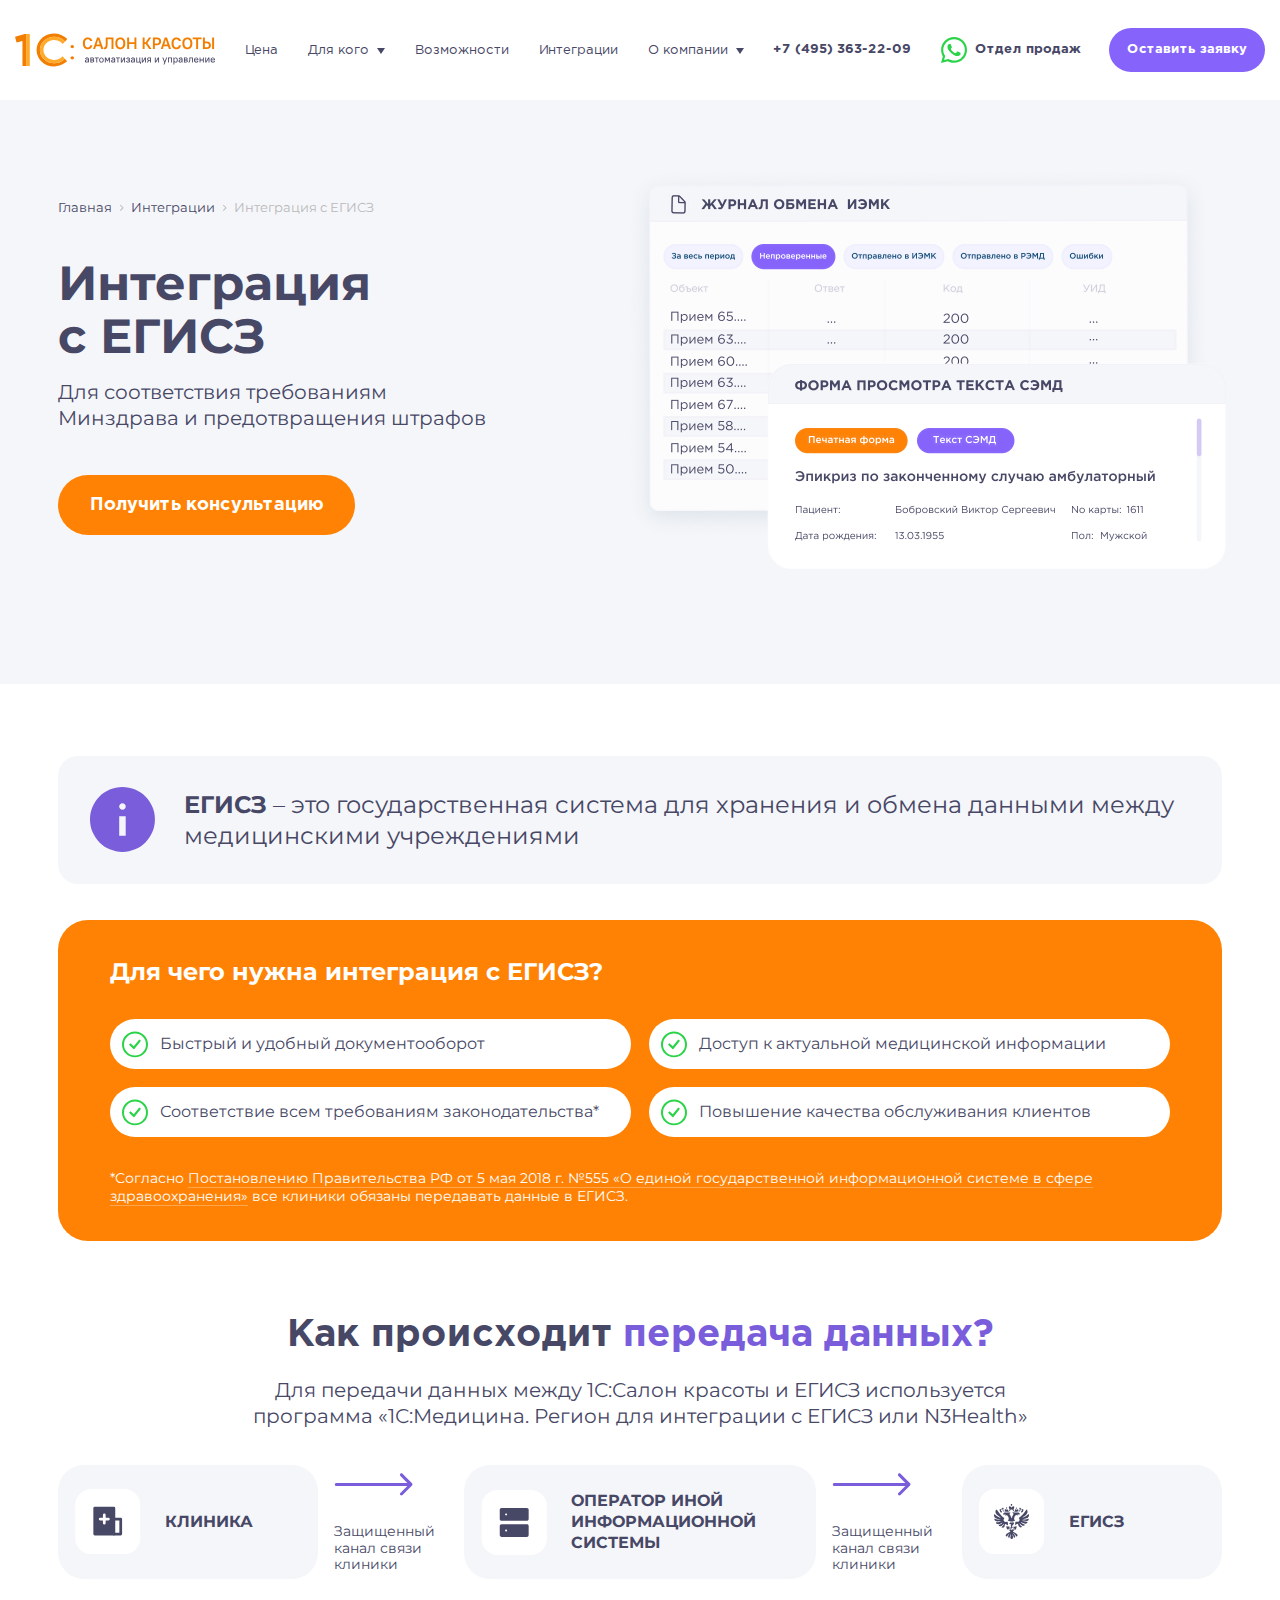
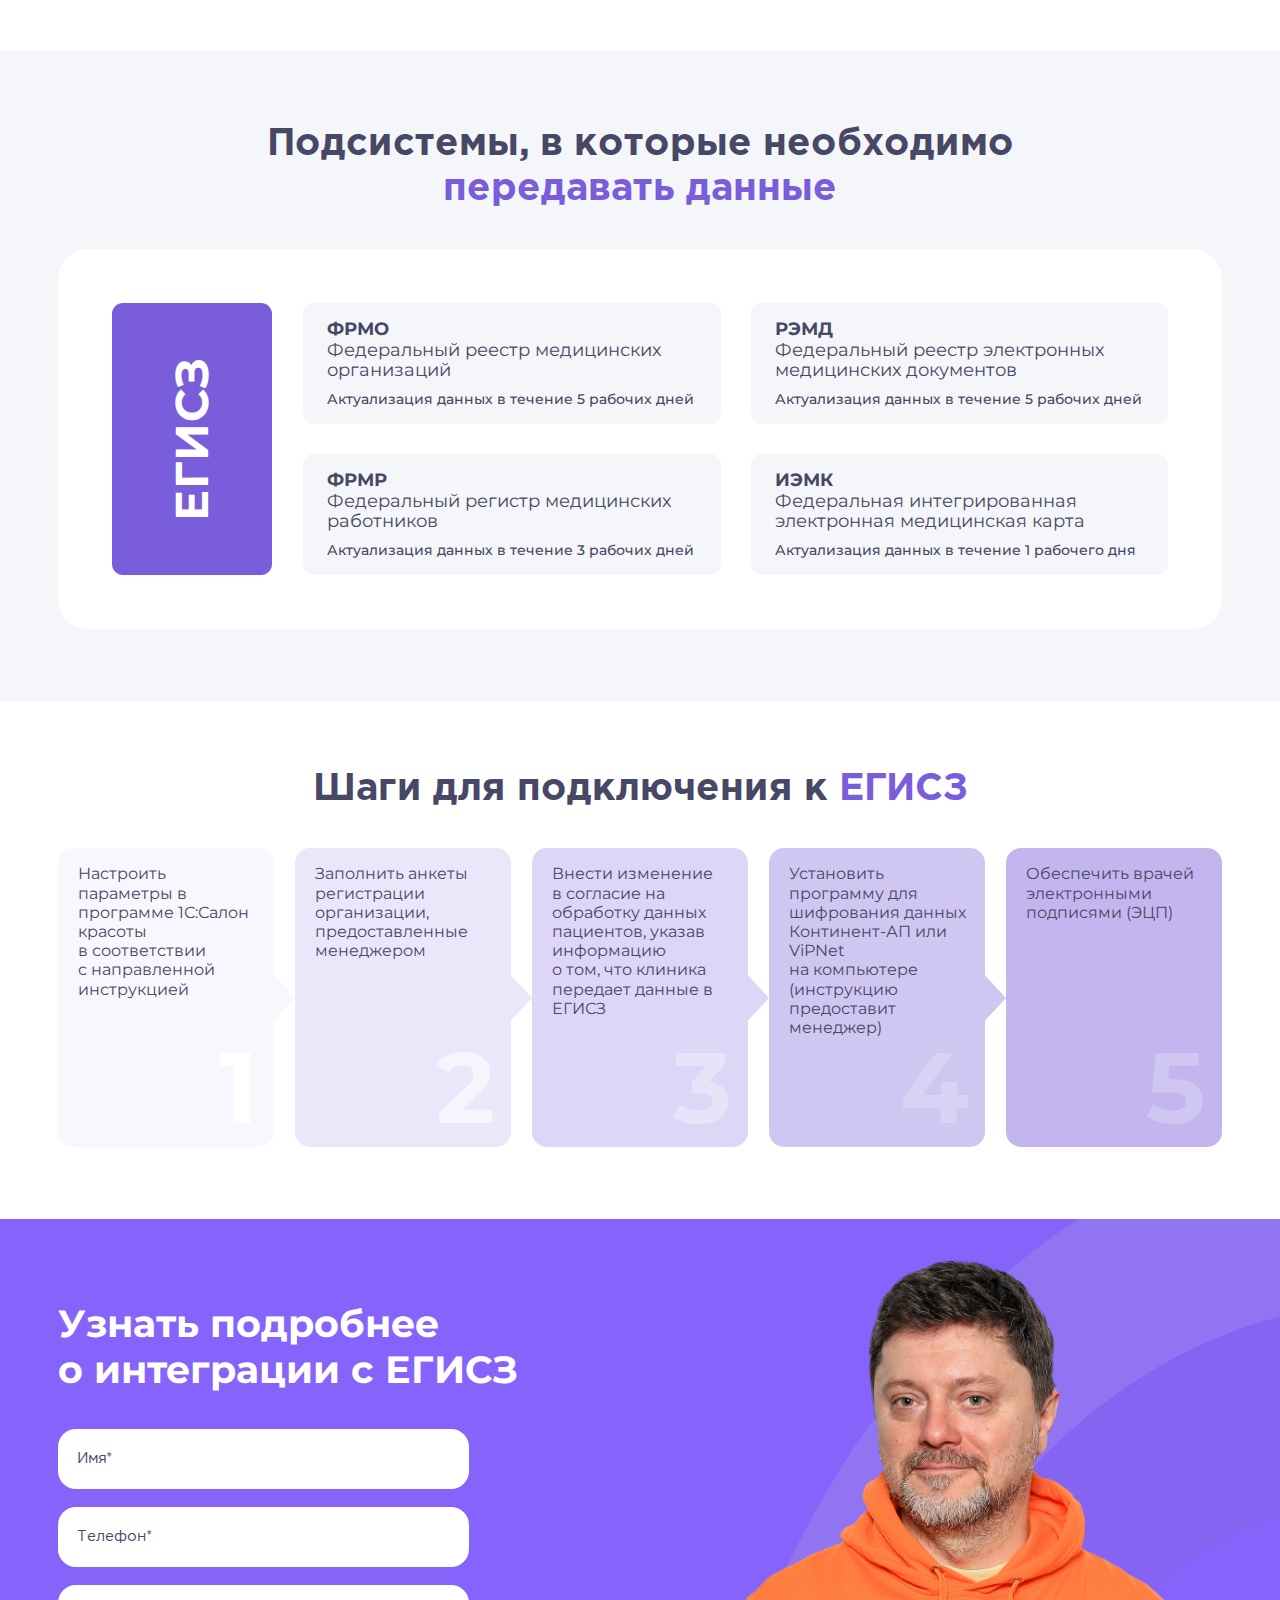
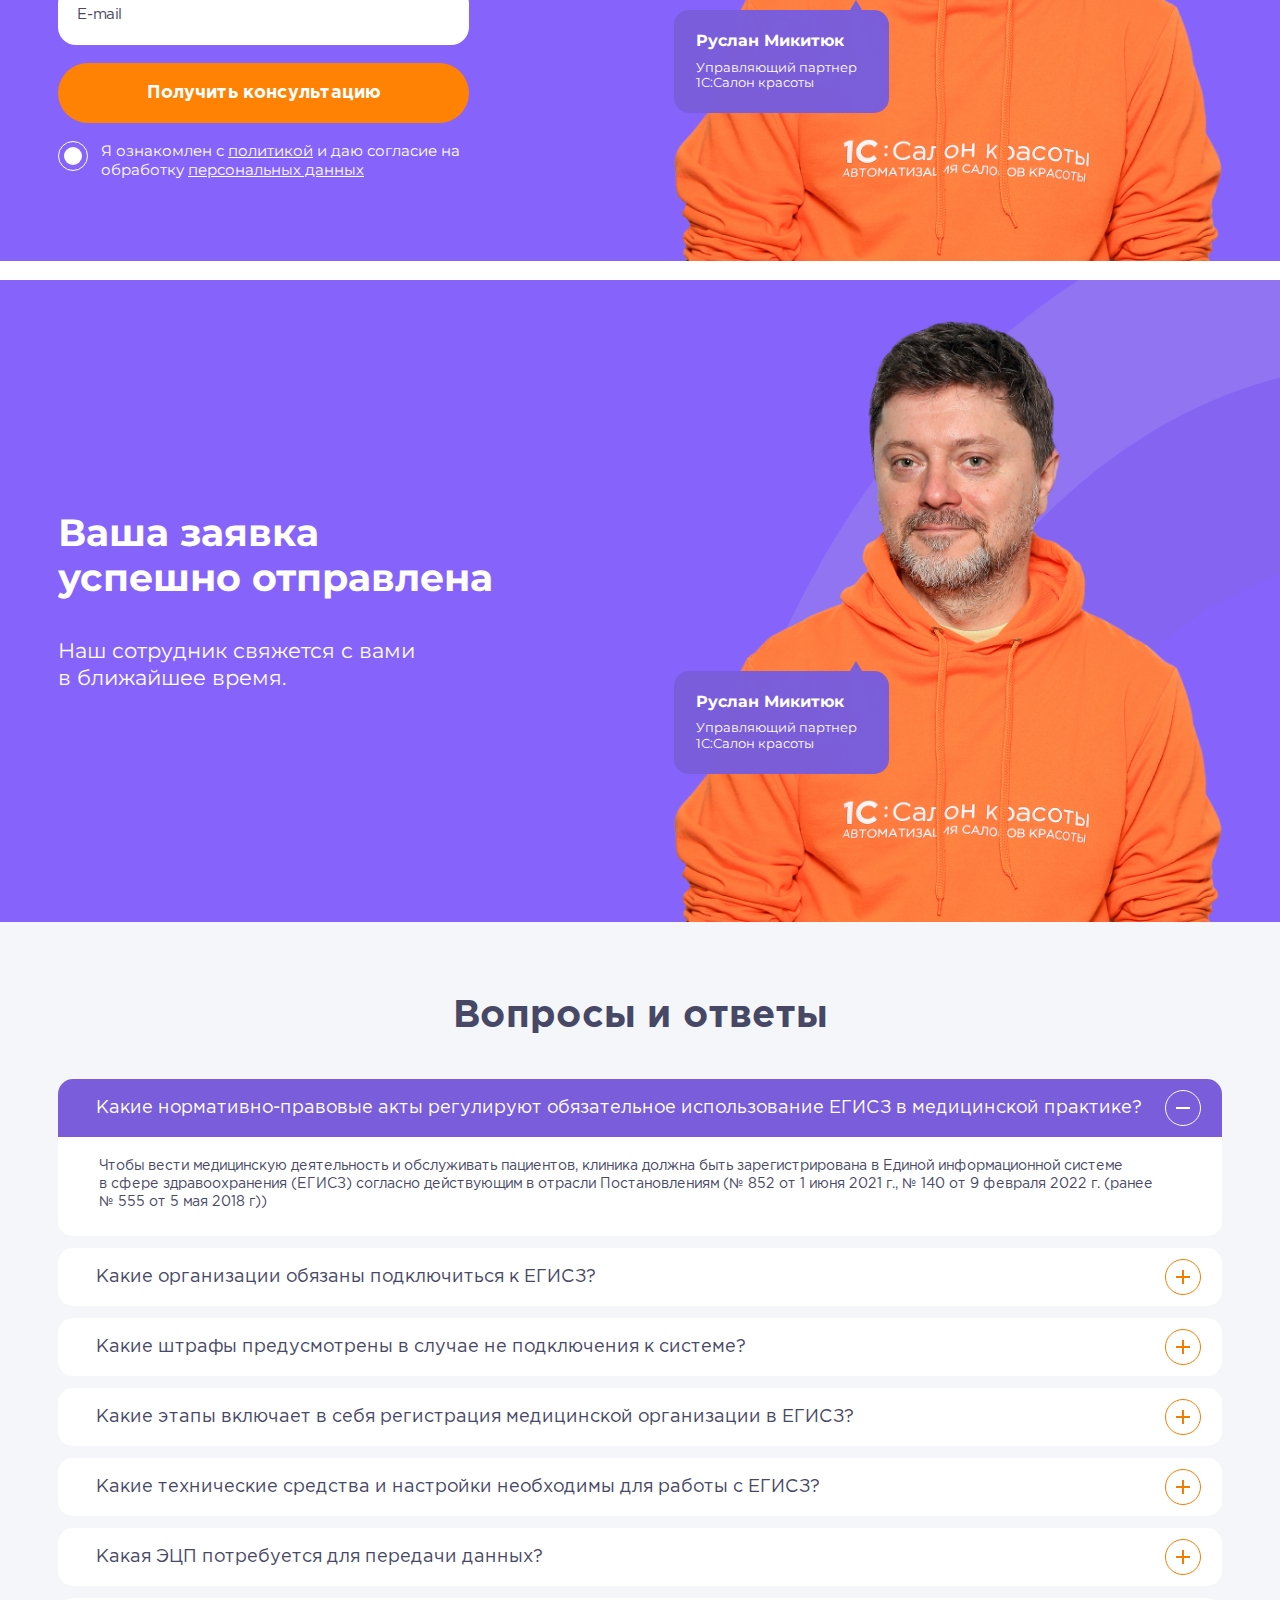
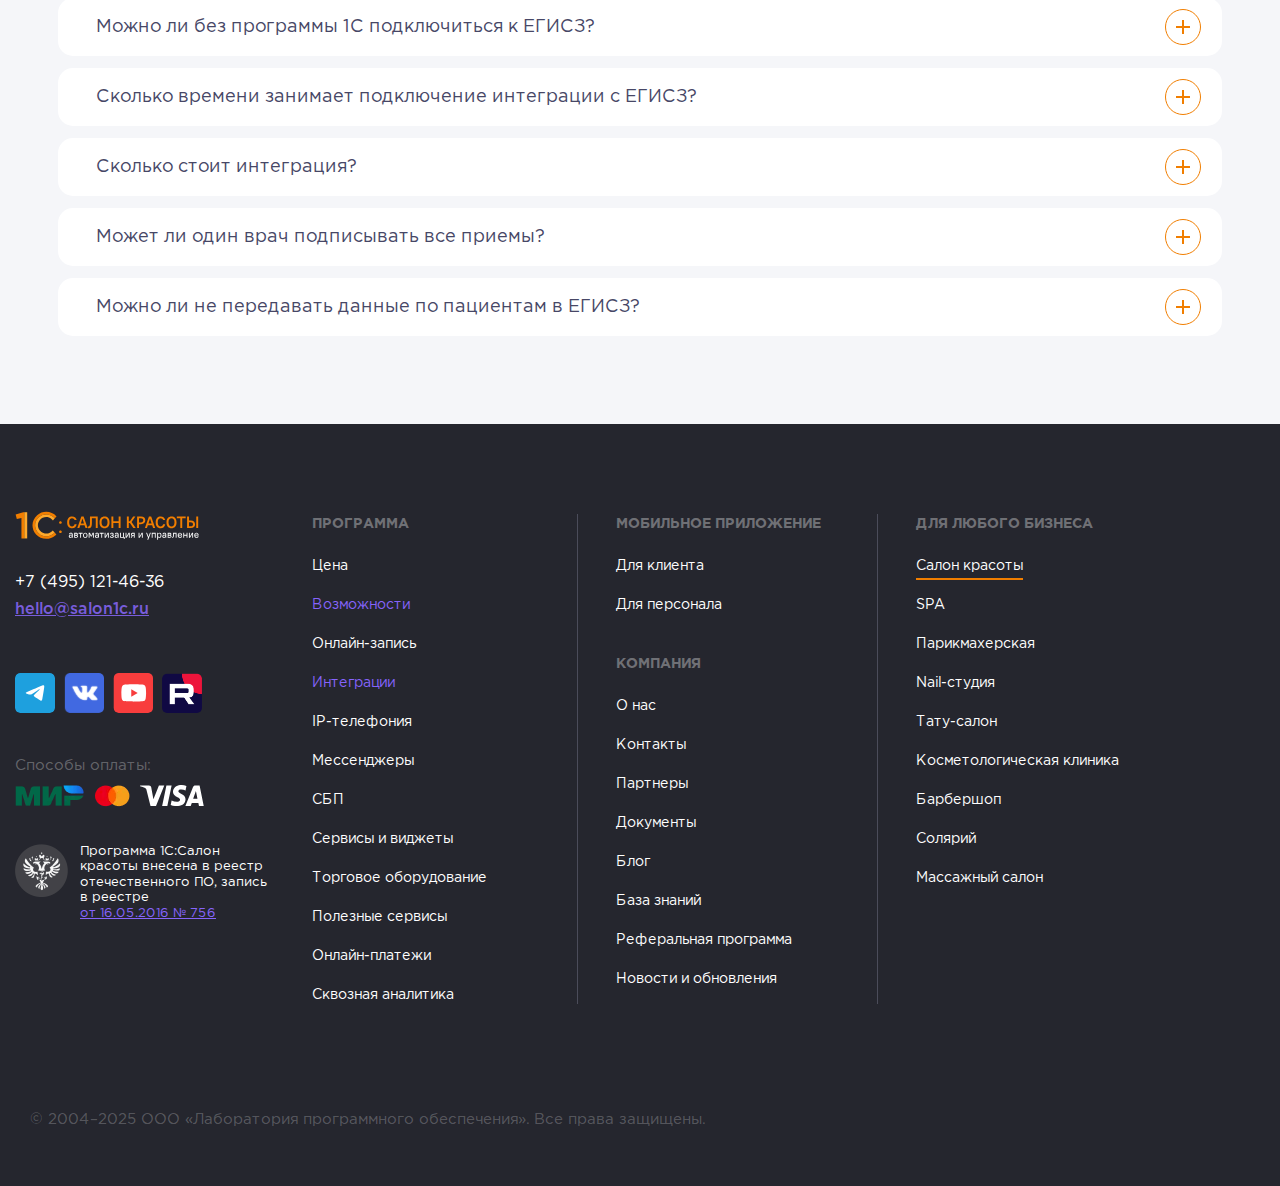
<file: index2.html>
<!DOCTYPE html>
<html lang="ru"> 
<head>
	<meta http-equiv="Content-Type" content="text/html; charset=utf-8"> 
	<title>ЕГИСЗ</title> 
	<meta name="description" content=""> 
	<meta name="keywords" content="">
	<meta name="viewport" content="width=device-width, initial-scale=1.0">
	<link type="image/png" href="favicon-32x32.png" rel="shortcut icon">
    <link rel="preconnect" href="https://fonts.googleapis.com">
    <link rel="preconnect" href="https://fonts.gstatic.com" crossorigin>
    <link href="https://fonts.googleapis.com/css2?family=Montserrat:ital,wght@0,100..900;1,100..900&display=swap" rel="stylesheet">
    <link rel="stylesheet" href="css/slick-theme.css">
    <link rel="stylesheet" href="css/swiper-bundle.min.css" />
    <link rel="stylesheet" href="css/jquery.fancybox.css" />
    <link rel="stylesheet" href="template_styles.css?1887557755">
	<script src="js/jquery.min.js"></script>
    <script src="js/swiper-bundle.min.js"></script>
    <script src="js/jquery.fancybox.min.js"></script>
	<script src="js/slick.min.js"></script>
	<script src="js/script.js?255987569587477485"></script>
</head>
<body>
	<div class="main_mm">
        <div class="rsp_mm"></div>
        <div class="wr-header_mm">
            <header class="header-new_mm">
                <div class="logo_mm"><img src="images/logo_mm.svg" alt="" /></div>
                
                <div class="menu-top_mm">
                    <ul>
                        <li><a href="#">Цена</a></li>
                        <li class="sub_mm"><a href="#">Для кого</a>
                            <div class="wr-panel-menu_mm">
                                <div class="panel-menu_mm">
                                    <div class="in-panel-menu_mm">
                                        <div class="menu-for_mm">
                                            <div class="cols-menu-for_mm">
                                                <div class="col-menu-for_mm">
                                                    <ul>
                                                        <li class="item1"><a href="#">Салон красоты</a></li>
                                                        <li class="item2"><a href="#">SPA</a></li>
                                                        <li class="item3"><a href="#">Парикмахерская</a></li>
                                                    </ul>
                                                </div>
                                                <div class="col-menu-for_mm">
                                                    <ul>
                                                        <li class="item4"><a href="#">Nail-студия</a></li>
                                                        <li class="item5"><a href="#">Тату-салон</a></li>
                                                        <li class="item6"><a href="#">Косметологическая клиника</a></li>
                                                    </ul>
                                                </div>
                                                <div class="col-menu-for_mm">
                                                    <ul>
                                                        <li class="item7"><a href="#">Барбер-шоп</a></li>
                                                        <li class="item8"><a href="#">Солярий</a></li>
                                                        <li class="item9"><a href="#">Массажный салон</a></li>
                                                    </ul>
                                                </div>
                                            </div>
                                            
                                            <div class="contcts-menu_for_mm">
                                                <div class="soc-menu_mm">
                                                    <ul>
                                                        <li class="item1"><a target="_blank" href="https://t.me/salon_biz"></a></li>
                                                        <li class="item2"><a target="_blank" href="https://vk.com/1c_salon_krasoty"></a></li>
                                                        <li class="item3"><a target="_blank" href="https://www.youtube.com/channel/UCPJmTKC-yLSnhonLZb3s7xQ"></a></li>
                                                        <li class="item4"><a target="_blank" href="https://rutube.ru/channel/37337083/"></a></li>
                                                    </ul>
                                                </div>
                                                <div class="tg-menu_mm"><a target="_blank" href="https://t.me/salon_biz">онлайн-чат<br> техподдержки </a></div>
                                            </div>
                                        </div>  
                                    </div>
                                </div>
                            </div>
                        </li>
                        <li><a href="#">Возможности</a></li>
                        <li><a href="#">Интеграции</a></li>
                        <li class="sub_mm"><a href="#">О компании</a>
                            <div class="wr-panel-menu_mm">
                                <div class="panel-menu_mm">
                                    <div class="in-panel-menu_mm">
                                        <div class="menu-company_mm">
                                        	<div class="cols-menu-company_mm">
                                            	<ul>
                                                	<li class="item1">
                                                    	<a href="#">О нас</a>
                                                        <p>История успеха<br> нашей компании</p>
                                                    </li>
                                                	<li class="item2">
                                                    	<a href="#">Партнеры </a>
                                                        <p>Скидки и<br> предложения</p>
                                                    </li>
                                                </ul>
                                            	<ul>
                                                	<li class="item3">
                                                    	<a href="#">Контакты</a>
                                                        <p>Мы всегда<br> на связи</p>
                                                    </li>
                                                	<li class="item4">
                                                    	<a target="_blank" href="https://www.youtube.com/channel/UCPJmTKC-yLSnhonLZb3s7xQ">YouТube-канал</a>
                                                        <p>Видео о возможностях<br> сервиса 1С:Салон красоты</p>
                                                    </li>
                                                </ul>
                                            	<ul>
                                                	<li class="item5">
                                                    	<a href="#">База знаний</a>
                                                        <p>Обучающая информация от<br> разработчиков программы</p>
                                                    </li>
                                                	<li class="item6">
                                                    	<a target="_blank" href="https://t.me/salon_biz">Теlegram-канал</a>
                                                        <p>Идеи по управлению<br> и маркетингу</p>
                                                    </li>
                                                </ul>
                                            	<ul>
                                                	<li class="item7">
                                                    	<a href="#">Блог</a>
                                                        <p>Статьи, интервью,<br> советы для бизнеса</p>
                                                    </li>
                                                	<li class="item8">
                                                    	<a target="_blank" href="https://rutube.ru/channel/37337083/">Rutube-канал</a>
                                                        <p>Видео о возможностях<br> решения 1С:Фитнес клуб</p>
                                                    </li>
                                                </ul>
                                            </div>
                                            <div class="contcts-menu_for_mm">
                                                <div class="soc-menu_mm">
                                                    <ul>
                                                        <li class="item1"><a target="_blank" href="https://t.me/salon_biz"></a></li>
                                                        <li class="item2"><a target="_blank" href="https://vk.com/1c_salon_krasoty"></a></li>
                                                        <li class="item3"><a target="_blank" href="https://www.youtube.com/channel/UCPJmTKC-yLSnhonLZb3s7xQ"></a></li>
                                                        <li class="item4"><a target="_blank" href="https://rutube.ru/channel/37337083/"></a></li>
                                                    </ul>
                                                </div>
                                                <div class="tg-menu_mm"><a target="_blank" href="https://t.me/salon_biz">онлайн-чат<br> техподдержки </a></div>
                                            </div>
                                        </div>
                                    </div>
                                </div>
                            </div>
                        </li>
                    </ul>
                </div>
                    
                <div class="header-right_mm">
                    <div class="contacts-top_mm">
                    	<div class="in-contacts-top_mm">
                        	<div class="phone-top_mm"><a href="tel:+74953632209">+7 (495) 363-22-09</a></div>
                        	<div class="department-sale"><a target="_blank" href="https://api.whatsapp.com/send/?phone=79951545012&text&type=phone_number&app_absent=0"><i>Отдел продаж</i></a></div>
                        </div>
                        <div class="but-demo_mm"><a data-fancybox href="#callback">Оставить заявку</a></div>
                    </div>
                </div>
                <div class="buts-head-mob_mm">
                	<div class="but-call-mob_mm"><a href="#"></a></div>
                    <div class="menu-tt_mm">
                        <a class="menu-but_mm" href="#"><span></span></a>
                    </div>
                </div>
            </header>
            
            <div class="wr-panel-mob_mm">
                <div class="panel-mobile_mm">
                    <div class="menu-mobile_mm">
                        <ul>
                            <li><a href="#">Цена</a></li>
                            <li class="sub-mob_mm">
                                <a href="#">Для кого</a>
                                <ul>
                                    <li><a href="#">Салон красоты</a></li>
                                    <li><a href="#">SPA</a></li>
                                    <li><a href="#">Парикмахерская</a></li>
                                    <li><a href="#">Nail-студия</a></li>
                                    <li><a href="#">Тату-салон</a></li>
                                    <li><a href="#">Косметологическая клиника</a></li>
                                    <li><a href="#">Барбер-шоп</a></li>
                                    <li><a href="#">Солярий</a></li>
                                    <li><a href="#">Массажный салон</a></li>
                                </ul>
                            </li>
                            <li><a href="#">Возможности</a></li>
                            <li><a href="#">Интеграции</a></li>
                            <li class="sub-mob_mm"><a href="#">O компании</a>
                                <ul>
                                    <li><a href="#">О нас</a></li>
                                    <li><a href="#">Контакты</a></li>
                                    <li><a href="#">База знаний</a></li>
                                    <li><a href="#">Партнеры</a></li>
                                    <li><a href="#">Блог</a></li>
                                    <li><a target="_blank" href="https://www.youtube.com/channel/UCPJmTKC-yLSnhonLZb3s7xQ">YouТube-канал</a></li>
                                    <li><a target="_blank" href="https://t.me/salon_biz">Теlegram-канал</a></li>
                                    <li><a target="_blank" href="https://rutube.ru/channel/37337083/">Rutube-канал</a></li>
                                </ul>
                            </li>
                        </ul>
                    </div>
                    
                    <div class="but-applicat_mm"><a href="#">Оставить заявку</a></div>
                    
                    <div class="department-sale-mob"><a target="_blank" href=""><i>Отдел продаж</i></a></div>
                    
                    <div class="but-tg-mob_mm"><a target="_blank" href="https://t.me/salon_biz"><i>Онлайн-чат  техподдержки</i></a></div>
                    
                    <div class="phone-mob_mm"><a href="tel:+74953632209">+7 (495) 363-22-09</a></div>
                    
                    <div class="soc-mob_mm">
                        <ul>
                            <li class="item1"><a target="_blank" href="https://t.me/salon_biz"></a></li>
                            <li class="item2"><a target="_blank" href="https://vk.com/1c_salon_krasoty"></a></li>
                            <li class="item3"><a target="_blank" href="https://www.youtube.com/channel/UCPJmTKC-yLSnhonLZb3s7xQ"></a></li>
                            <li class="item4"><a target="_blank" href="https://rutube.ru/channel/37337083/"></a></li>
                        </ul>
                    </div> 
                </div>
            </div>
        </div>
        
 		<div class="content_z">
        	<div class="top-block-egiz">
            	<div class="left-block-egiz">
                    <div class="breadcrumbs">
                        <ul>
                            <li><a href="/">Главная </a></li>
                            <li><a href="#">Интеграции</a></li>
                            <li>Интеграция с ЕГИСЗ</li>
                        </ul>
                    </div>
                    
                    <h1>Интеграция с ЕГИСЗ</h1>
                    <p>Для соответствия требованиям Минздрава и предотвращения штрафов</p>
                    <div class="but-more_z"><a href="#">Получить консультацию</a></div>
                </div>
                <div class="right-block-egiz">
                	<div class="img-block-egiz"><img src="images_tmp/img-egiz.png" alt=""></div>
                </div>
            </div>
        
			<div class="attent-egis"><i><b>ЕГИСЗ</b> – это государственная система для хранения и обмена данными между медицинскими учреждениями</i></div>
            
            <div class="block-what-egis">
            	<div class="sm-what-tit-egis">Для чего нужна интеграция с ЕГИСЗ?</div>
                <div class="list-what-egis">
                	<ul>
                    	<li>Быстрый и удобный документооборот</li>
                        <li>Доступ к актуальной медицинской информации</li>
                        <li>Соответствие всем требованиям законодательства*</li>
                        <li>Повышение качества обслуживания клиентов</li>
                    </ul>
                </div>
                <div class="text-what-egis">*Согласно <a target="_blank" href="https://base.garant.ru/71937270/">Постановлению Правительства РФ от 5 мая 2018 г. №555 «О единой государственной информационной системе в сфере здравоохранения»</a> все клиники обязаны передавать данные в ЕГИСЗ.</div>
            </div>

            <div class="b-translate-data">
            	<div class="title">Как происходит <b>передача данных?</b></div>
                <div class="text-translate-data">Для  передачи данных между 1С:Салон красоты и ЕГИСЗ используется программа «1С:Медицина. Регион для интеграции с ЕГИСЗ или N3Health»</div>
                
                <div class="scheme-date">
                	<div class="item-translate item1">
                    	<div class="in-item-translate">
                        	<div class="tit-item-translate">Клиника</div>
                        </div>
                    </div>
                    
                	<div class="item-translate item2">
                    	<div class="arrow-translate">Защищенный<br> канал связи клиники</div>
                    	<div class="in-item-translate">
                        	<div class="tit-item-translate">Оператор иной информационной системы</div>
                        </div>
                    </div>
                    
                	<div class="item-translate item3">
                    	<div class="arrow-translate">Защищенный<br> канал связи клиники</div>
                    	<div class="in-item-translate">
                        	<div class="tit-item-translate">ЕГИСЗ</div>
                        </div>
                    </div> 
                </div>
            </div>
            
            <div class="b-subsystem_new">
            	<div class="title">Подсистемы, в которые необходимо<br> <b>передавать данные</b></div>
                <div class="body-subsystem_new">
                	<div class="left-subsystem_new">
                    	<div class="item-subsystem_new"><i>ЕГИСЗ</i></div>
                    </div>
                    
                    <div class="right-subsystem_new">
                    	<div class="list-subsystem_new">
                       		<div class="item-list-subsystem_new">
                            	<b>ФРМО</b>
                                <i>Федеральный реестр<br> медицинских<br> организаций</i>
                                <p>Актуализация данных в течение 5 рабочих дней</p>
                            </div>
                       		<div class="item-list-subsystem_new">
                            	<b>РЭМД</b>
                                <i>Федеральный реестр<br> электронных медицинских<br> документов</i>
                                <p>Актуализация данных в течение 5 рабочих дней</p>
                            </div> 
                       		<div class="item-list-subsystem_new">
                            	<b>ФРМР</b>
                                <i>Федеральный регистр<br> медицинских работников</i>
                                <p>Актуализация данных в течение 3 рабочих дней</p>
                            </div> 
                       		<div class="item-list-subsystem_new">
                            	<b>ИЭМК</b>
                                <i>Федеральная интегрированная<br> электронная медицинская карта</i>
                                <p>Актуализация данных в течение 1 рабочего дня</p>
                            </div>  
                        </div>
                    </div>
                </div>
            </div>
            
            <div class="b-steps-egis">
            	<div class="title">Шаги для подключения к <b>ЕГИСЗ</b></div>
                <div class="text-steps-egis for-mob">Для  передачи данных между 1С:Салон красоты и ЕГИСЗ используется программа «1С:Медицина. Регион для интеграции с ЕГИСЗ или N3Health»</div>
                <div class="list-steps-egis">
                	<div class="item-step-egis item1">
                    	<div class="in-step-egis">
                        	Настроить параметры в программе 1С:Салон красоты<br> в соответствии<br> с направленной инструкцией
                            <i>1</i>
                        </div>
                    </div>
                	<div class="item-step-egis item2">
                    	<div class="in-step-egis">
                        	Заполнить анкеты регистрации организации, предоставленные менеджером
                            <i>2</i>
                        </div>
                    </div>
                	<div class="item-step-egis item3">
                    	<div class="in-step-egis">
                        	Внести изменение в согласие на обработку данных пациентов, указав информацию<br> о том, что клиника передает данные в ЕГИСЗ
                            <i>3</i>
                        </div>
                    </div>
                	<div class="item-step-egis item4">
                    	<div class="in-step-egis">
                        	Установить программу для шифрования данных Континент-АП  или ViPNet<br> на компьютере (инструкцию предоставит менеджер)
                            <i>4</i>
                        </div>
                    </div>
                	<div class="item-step-egis item5">
                    	<div class="in-step-egis">
                        	Обеспечить врачей электронными подписями (ЭЦП)
                            <i>5</i>
                        </div>
                    </div>
                </div>
            </div>
            
            <div class="wr-callback-egiz">
            	<div class="b-callback-egiz">
                	<div class="left-callback-egiz">
                    	<div class="tit-form-callback-egiz">Узнать подробнее<br> о интеграции с ЕГИСЗ</div>
                        <div class="form-callback-egiz">
                            <form>
                                <div class="field-callback"><input type="text" placeholder="Имя*"></div>
                                <div class="field-callback"><input type="text" placeholder="Телефон*"></div>
                                <div class="field-callback"><input type="text" placeholder="E-mail"></div>
                                <div class="but-callback"><button type="submit">Получить консультацию</button></div>
                                <div class="assets-callback">
                                    <input checked id="check-callback" type="checkbox">
                                    <label for="check-callback">Я ознакомлен с <a target="_blank" href="#">политикой</a> и даю согласие на обработку <a target="_blank" href="#">персональных данных</a></label>
                                </div>
                            </form>
                        </div>
                    </div>
                    
                    <div class="right-callback-egiz">
                    	<div class="peop-steps">
                        	<img src="images_tmp/peop-steps.png" alt="">
                            <div class="die-peop-steps">
                            	<b>Руслан Микитюк</b>
                                <p>Управляющий партнер 1С:Салон красоты</p>
                            </div>
                        </div>
                    </div>
                </div>
                <div class="back-callback-egiz"><div class="element-animation"></div></div>
            </div>
            
            <br>
            
            <div class="wr-callback-egiz">
            	<div class="b-callback-egiz">
                	<div class="left-callback-egiz">
                    	<div class="tit-form-callback-egiz">Ваша заявка<br> успешно отправлена</div>
                        <div class="text-thanks-callback">Наш сотрудник свяжется с вами в ближайшее время.</div>
                    </div>
                    
                    <div class="right-callback-egiz">
                    	<div class="peop-steps">
                        	<img src="images_tmp/peop-steps.png" alt="">
                            <div class="die-peop-steps">
                            	<b>Руслан Микитюк</b>
                                <p>Управляющий партнер 1С:Салон красоты</p>
                            </div>
                        </div>
                    </div>
                </div>
                <div class="back-callback-egiz"><div class="element-animation"></div></div>
            </div>
        </div><!--content_z-->

        <div class="block-ask">
           <div class="title">Вопросы и ответы</div>
           <div class="list-block-ask">
              <div class="item-block-ask">
                 <div class="head-item-ask active">
                    Какие нормативно-правовые акты регулируют обязательное использование ЕГИСЗ в&nbsp;медицинской практике?
                    <div class="ico-ask"></div>
                 </div>
                 <div class="body-item-ask">
                    <p>
                     Чтобы вести медицинскую деятельность и&nbsp;обслуживать пациентов, клиника должна быть зарегистрирована в&nbsp;Единой информационной системе в&nbsp;сфере здравоохранения (ЕГИСЗ) согласно действующим в&nbsp;отрасли Постановлениям (&#8470;&nbsp;852 от&nbsp;1&nbsp;июня 2021&nbsp;г., &#8470;&nbsp;140 от&nbsp;9&nbsp;февраля 2022&nbsp;г. (ранее &#8470;&nbsp;555 от&nbsp;5&nbsp;мая 2018&nbsp;г))
                    </p>
                 </div>
              </div>
              <div class="item-block-ask">
                 <div class="head-item-ask">
                    Какие организации обязаны подключиться к&nbsp;ЕГИСЗ?
                    <div class="ico-ask"></div>
                 </div>
                 <div class="body-item-ask">
                    <p>
                      К&nbsp;обязательной регистрации в&nbsp;ЕГИСЗ подлежат юридические лица, осуществляющие медицинскую деятельность, соответствующую кодам ОКВЭД раздела&nbsp;86 (деятельность в&nbsp;области здравоохранения), включая медицинские центры, стоматологические и&nbsp;косметологические клиники, больницы и&nbsp;другие подобные организации.
                    </p>
                 </div>
              </div>
              <div class="item-block-ask">
                 <div class="head-item-ask">
                    Какие штрафы предусмотрены в&nbsp;случае не&nbsp;подключения к&nbsp;системе?
                    <div class="ico-ask"></div>
                 </div>
                 <div class="body-item-ask">
                    <p>
                       За&nbsp;каждый случай недостоверного или несвоевременного предоставления данных в&nbsp;ЕГИСЗ на&nbsp;клинику накладывается штраф от&nbsp;10&nbsp;000 рублей и&nbsp;выше, вплоть до&nbsp;приостановления мед. лицензии.
                    </p>
                 </div>
              </div>
              <div class="item-block-ask">
                 <div class="head-item-ask">
                    Какие этапы включает в&nbsp;себя регистрация медицинской организации в&nbsp;ЕГИСЗ?
                    <div class="ico-ask"></div>
                 </div>
                 <div class="body-item-ask">
                 	<p>Процесс регистрации в&nbsp;ЕГИСЗ состоит из&nbsp;следующих этапов:</p>
                    <ol>
                        <li><b>Получение доступа к&nbsp;личному кабинету ЕГИСЗ:</b> Подача заявления через портал госуслуг.</li>
                        <li><b>Регистрация медицинской организации:</b> Внесение данных о&nbsp;медицинской организации в&nbsp;ФРМО.</li>
                        <li><b>Регистрация медицинского персонала:</b> Внесение данных о&nbsp;медицинском персонале в&nbsp;ФРМР.</li>
                        <li><b>Создание сертификатов электронной подписи (ЭЦП):</b> для каждого врача, осуществляющего приёмы пациентов, и&nbsp;для медицинской организации.</li>
                        <li><b>Интеграция с&nbsp;программой 1С:</b> Подключение ЕГИСЗ к&nbsp;используемой в&nbsp;медицинской организации программе (например, 1С:Салон красоты).</li>
                        <li><b>Настройка защищённого канала связи:</b> Организация защищенного канала связи с&nbsp;ЕГИСЗ (например, с&nbsp;использованием решений Континент-АП, ViPNet).</li>
                        <li><b>Передача данных:</b> Начало передачи данных в&nbsp;ЕГИСЗ.</li>
                    </ol>
                 </div>
              </div>
              <div class="item-block-ask">
                 <div class="head-item-ask">
                    Какие технические средства и&nbsp;настройки необходимы для работы с&nbsp;ЕГИСЗ?
                    <div class="ico-ask"></div>
                 </div>
                 <div class="body-item-ask">
                    <p>Для взаимодействия с&nbsp;ЕГИСЗ необходима медицинская информационная система (МИС), совместимая с&nbsp;государственным сервисом (например, 1С:Салон красоты тариф &laquo;Косметология&raquo; или 1С:SPA-салон). При отсутствии такой совместимости потребуется замена МИС.</p>
                    <p>Кроме того, необходима корректная настройка МИС для обеспечения законного и&nbsp;надёжного обмена данными с&nbsp;ЕГИСЗ.</p>
                    <p>Для защищённой передачи данных требуется создание защищённого канала связи (например, с&nbsp;использованием шлюзов VipNet или Континент-АП). Для электронной подписи документов потребуются квалифицированные сертификаты электронной подписи (ЭЦП) для каждого врача, осуществляющего приёмы пациентов, и&nbsp;для медицинской организации (как правило, руководителя).</p>
                 </div>
              </div>
              
              <div class="item-block-ask">
                 <div class="head-item-ask">
                    Какая ЭЦП потребуется для передачи данных?
                    <div class="ico-ask"></div>
                 </div>
                 <div class="body-item-ask">
                    <p>Для врачей понадобится стандартная электронная цифровая подпись физлица. Необходимо следить, чтобы данные в&nbsp;подписи полностью соответствовали с&nbsp;информацией в&nbsp;ФРМР. Если в&nbsp;реестре не&nbsp;указано отчество физ.лица, то&nbsp;и&nbsp;в&nbsp;сертификате его тоже недолжно быть, как и&nbsp;в&nbsp;запросе в&nbsp;ЕГИСЗ.</p>
                    <p>Для медицинской организации также потребуется подпись, можно использовать подпись без ОГРН/ОГРНИП. Проверка будет осуществляться по&nbsp;личному делу медицинского работника в&nbsp;ФРМР, наименованию и&nbsp;OID медицинской организации.</p>
                 </div>
              </div>
              
              <div class="item-block-ask">
                 <div class="head-item-ask">
                    Можно&nbsp;ли без программы 1С&nbsp;подключиться к&nbsp;ЕГИСЗ?
                    <div class="ico-ask"></div>
                 </div>
                 <div class="body-item-ask">
                 	<p>Первые этапы (подача заявление на&nbsp;доступ к&nbsp;личному кабинету, внесение данных в&nbsp;ФРМР и&nbsp;ФРМО) Вы&nbsp;можете сделать без программы. Однако, дальнейшее взаимодействие с&nbsp;системой невозможно без программы, так как она обеспечивает передачу данных о&nbsp;каждом приёме в&nbsp;необходимом формате и&nbsp;в&nbsp;установленные сроки (не&nbsp;позднее 24&nbsp;часов с&nbsp;момента оказания медицинских услуг).</p> 
                 </div>
              </div>
              
              <div class="item-block-ask">
                 <div class="head-item-ask">
                    Сколько времени занимает подключение интеграции с&nbsp;ЕГИСЗ?
                    <div class="ico-ask"></div>
                 </div>
                 <div class="body-item-ask">
                 	<p>Среднее время подключения составляет 2-3&nbsp;недели. (Требуется произвести настройки в&nbsp;системе, установить защищенный канал связи и&nbsp;получить ЭЦП).</p> 
                 </div>
              </div>
              
              <div class="item-block-ask">
                 <div class="head-item-ask">
                    Сколько стоит интеграция?
                    <div class="ico-ask"></div>
                 </div>
                 <div class="body-item-ask">
                    <p>Стоимость услуг зависит от&nbsp;выбранного срока подключения и&nbsp;от&nbsp;количества клиник. Для 1&nbsp;клиники стоимость начинается от&nbsp;1750 рублей в&nbsp;месяц.</p>
                 </div>
              </div>
              
              <div class="item-block-ask">
                 <div class="head-item-ask">
                    Может&nbsp;ли один врач подписывать все приемы?
                    <div class="ico-ask"></div>
                 </div>
                 <div class="body-item-ask">
                    <p>Если все приёмы будут подписаны одним врачом, это будет означать, что он&nbsp;лично провёл все процедуры. При передаче данных в&nbsp;ЕГИСЗ система сопоставляет данные о&nbsp;врачах, проводивших приёмы, с&nbsp;информацией из&nbsp;ФРМР. Несоответствие может послужить основанием для претензий со&nbsp;стороны контролирующих органов или жалоб пациентов на&nbsp;некорректность данных.</p>
                 </div>
              </div>
              
              <div class="item-block-ask">
                 <div class="head-item-ask">
                    Можно&nbsp;ли не&nbsp;передавать данные по&nbsp;пациентам в&nbsp;ЕГИСЗ?
                    <div class="ico-ask"></div>
                 </div>
                 <div class="body-item-ask">
                 	<p>Клиника обязана передавать данные по&nbsp;всем проведенным приемам в&nbsp;ЕГИСЗ. Пациент может написать отказ от&nbsp;передачи данных в&nbsp;свободной форме. В&nbsp;таком случае клиника все равно обязана передать информацию о&nbsp;приеме в&nbsp;ЕГИСЗ, но&nbsp;в&nbsp;обезличенном виде. Заявление об&nbsp;отказе должно храниться в&nbsp;клинике в&nbsp;течение 5&nbsp;лет.</p>
                 </div>
              </div>
              
           </div>
        </div>
	</div><!--main-->
	
<!--*******************footer************************-->
    <footer>
       <div class="cont-f new-cont-f">
          <div class="footer-left">
             <div class="top-foot-mob">
                <div class="logo-f"><a href="/"><img src="images/logo-f_new.svg" alt=""></a></div>
                <div class="wr-contacts-new">
                   <div class="phone-f"><a href="tel:+74951214636">+7 (495) 121-46-36</a></div>
                   <div class="mail-f"><a href="mailto:hello@salon1c.ru">hello@salon1c.ru</a></div>
                </div>
             </div>
             <div class="soc-f">
                <ul>
                   <li class="item1"><a target="_blank" href="https://t.me/salon_biz"></a></li>
                   <li class="item2"><a target="_blank" href="https://vk.com/1c_salon_krasoty"></a></li>
                   <li class="item3"><a target="_blank" href="https://www.youtube.com/channel/UCPJmTKC-yLSnhonLZb3s7xQ"></a></li>
                   <li class="item6"><a target="_blank" href="https://rutube.ru/channel/37337083/"></a></li>
                </ul>
             </div>
             <div class="pay-ff">
                <div class="tit-pay-ff">Способы оплаты:</div>
                <ul>
                   <li><img src="images/ico-pay-ff1.webp" alt=""></li>
                   <li><img src="images/ico-pay-ff2.webp" alt=""></li>
                   <li><img src="images/ico-pay-ff3.svg" alt=""></li>
                </ul>
             </div>
             <div class="registry-ff">Программа 1С:Салон<br> красоты внесена в&nbsp;реестр<br> отечественного ПО, запись<br> в&nbsp;реестре<br> <a target="_blank" href="https://reestr.digital.gov.ru/reestr/302105/">от&nbsp;16.05.2016 №&nbsp;756</a></div>
          </div>
          <div class="new-menu-f">
             <div class="col-menu-f">
                <div class="bl-menu-f">
                   <p>ПРОГРАММА</p>
                   <ul>
                      <li><a href="/price/">Цена</a></li>
                      <li class="current-link"><a href="/features/">Возможности</a></li>
                      <li><a href="/features/online-order/">Онлайн-запись</a></li>
                      <li class="current-link"><a href="/integrations/">Интеграции</a></li>
                      <li><a href="/integrations/ip-telefoniya/">IP-телефония</a></li>
                      <li><a href="/integrations/messendzhery/">Мессенджеры</a></li>
                      <li><a href="/integrations/sbp/">СБП</a></li>
                      <li><a href="/integrations/servisy-i-vidzhety-dlya-sayta/">Сервисы и виджеты</a></li>
                      <li><a href="/integrations/torgovoe-oborudovanie/">Торговое оборудование</a></li>
                      <li><a href="/integrations/poleznye-servisy/">Полезные сервисы</a></li>
                      <li><a href="/integrations/priyem-onlayn-platezhey/">Онлайн-платежи</a></li>
                      <li class="last"><a href="/integrations/skvoznaya-analitika/">Сквозная аналитика</a></li>
                   </ul>
                </div>
             </div>
             <div class="col-menu-f">
                <div class="bl-menu-f">
                   <p>МОБИЛЬНОЕ ПРИЛОЖЕНИЕ</p>
                   <ul>
                      <li><a href="/mobile-application-client/">Для клиента</a></li>
                      <li class="last"><a href="/mobile-application-staff/">Для персонала</a></li>
                   </ul>
                </div>
                <div class="bl-menu-f">
                   <p>КОМПАНИЯ</p>
                   <ul>
                      <li><a href="/about/">О нас</a></li>
                      <li><a href="/contact/">Контакты</a></li>
                      <li><a href="/partners/">Партнеры</a></li>
                      <li><a href="/documentation/">Документы</a></li>
                      <li><a href="/blog/">Блог</a></li>
                      <li><a href="/knowledge-base/">База знаний</a></li>
                      <li><a href="/referral-program/">Реферальная программа</a></li>
                      <li class="last"><a href="/news/">Новости и обновления</a></li>
                   </ul>
                   <div class="soc-f">
                      <ul>
                         <li class="item1"><a target="_blank" href="https://t.me/salon_biz"></a></li>
                         <li class="item2"><a target="_blank" href="https://vk.com/1c_salon_krasoty"></a></li>
                         <li class="item3"><a target="_blank" href="https://www.youtube.com/channel/UCPJmTKC-yLSnhonLZb3s7xQ"></a></li>
                         <li class="item6"><a target="_blank" href="https://rutube.ru/channel/37337083/"></a></li>
                      </ul>
                   </div>
                </div>
             </div>
             <div class="col-menu-f">
                <div class="bl-menu-f">
                   <p>ДЛЯ ЛЮБОГО БИЗНЕСА</p>
                   <ul>
                      <li class="selected"><span>Салон красоты</span></li>
                      <li><a href="/for-spa/">SPA</a></li>
                      <li><a href="/for-parikmaherskaya/">Парикмахерская</a></li>
                      <li><a href="/programma-mastera-manikyura/">Nail-студия</a></li>
                      <li><a href="/tatu-studiya/">Тату-салон</a></li>
                      <li><a href="/crm-dlya-kosmetologii/">Косметологическая клиника</a></li>
                      <li><a href="/for-barbershop/">Барбершоп</a></li>
                      <li><a href="/for-solarij/">Солярий</a></li>
                      <li class="last"><a href="/crm-dlya-massajnogo-salona/">Массажный салон</a></li>
                   </ul>
                </div>
             </div>
          </div>
       </div>
       <div class="wr-copy-new">
          <div class="copy-new">© 2004–2025 ООО «Лаборатория программного обеспечения». Все права защищены.</div>
       </div>
    </footer>
    
    <div style="display:none" class="cookie-mm">
        <div class="in-panel-cookie_s">
            <div class="text-cookie-mm">Продолжая пользоваться сайтом, вы<br> соглашаетесь с&nbsp;использованием <a target="_blank" href="https://salon1c.ru/files/%D0%9F%D0%BE%D0%BB%D1%8C%D0%B7%D0%BE%D0%B2%D0%B0%D1%82%D0%B5%D0%BB%D1%8C%D1%81%D0%BA%D0%BE%D0%B5%20%D1%81%D0%BE%D0%B3%D0%BB%D0%B0%D1%88%D0%B5%D0%BD%D0%B8%D0%B5_%D0%A1%D0%B0%D0%BB%D0%BE%D0%BD_2024.pdf">файлов cookie</a></div>
                <div class="bot-cookie">
                <div class="but-cookie-mm"><a href="javascript:void(0);">Окей</a></div>
            </div>
        </div>
    </div>
    
    <div style="display:none" id="pop-text-review-nn" class="popup-body-coms-nn">
        <div class="body-review-new body-review-new2">
            <div class="desc-item-review-new">
                <div class="top-review-new">
                    <div class="desc-top-review">
                        <div class="name-review-new">Марк<br> Карелин</div>
                        <div class="stat-review-new">Руководитель службы сервиса<br> фитнес-центра Любифитнес</div>
                        <div class="rating-review-new">
                            <ul>
                                <li class="active"></li>
                                <li class="active"></li>
                                <li class="active"></li>
                                <li class="active"></li>
                                <li></li>
                            </ul>
                        </div>
                    </div>
                    <div class="small-img-review-new"><img src="images_tmp/img-small-review.jpg" alt="" /></div>
                </div>
                <div class="text-review-new">Значимость этих проблем настолько очевидна, что постоянный количественный рост и сфера нашей активности в значительной степени обуславливает создание модели развития.Значимость этих проблем настолько очевидна, что постоянный Значимость этих проблем настолько очевидна, что постоянный количественный рост и сфера нашей активности в значительной степени обуславливает создание модели развития.Значимость этих проблем настолько очевидна, что постоянный </div>
                <div class="date-review-new">30.09.2021</div>
            </div>
        </div>
    </div> 
    
  <script>
    const words = Array.from(document.querySelectorAll('.slide-txt')).map(el => el.textContent);
    const container = document.querySelector('.slider-word');
    let wordIndex = 0;
    let charIndex = 0;
    let isDeleting = false;

    function typeEffect() {
      const currentWord = words[wordIndex];
      let displayText;

      if (isDeleting) {
        charIndex--;
        displayText = currentWord.substring(0, charIndex);
      } else {
        charIndex++;
        displayText = currentWord.substring(0, charIndex);
      }

      container.innerHTML = displayText;

      let delay = isDeleting ? 40 : 100;

      if (!isDeleting && charIndex === currentWord.length) {
        delay = 1200;
        isDeleting = true;
      } else if (isDeleting && charIndex === 0) {
        isDeleting = false;
        wordIndex = (wordIndex + 1) % words.length;
        delay = 500;
      }

      setTimeout(typeEffect, delay);
    }

    window.addEventListener('DOMContentLoaded', typeEffect);
  </script>
</body>
</html>
</file>
<file: template_styles.css>
﻿/*normalize style*/
/*! normalize.css v1.1.0 | MIT License | git.io/normalize */article,aside,details,figcaption,figure,footer,header,hgroup,main,nav,section,summary{display:block}audio,canvas,video{display:inline-block;*display:inline;*zoom:1}audio:not([controls]){display:none;height:0}[hidden]{display:none}html{font-size:100%;-webkit-text-size-adjust:100%;-ms-text-size-adjust:100%}html,button,input,select,textarea{font-family:sans-serif}body{margin:0}a:focus{outline:thin dotted}a:active,a:hover{outline:0}h1{font-size:2em;margin:.67em 0}h2{font-size:1.5em;margin:.83em 0}h3{font-size:1.17em;margin:1em 0}h4{font-size:1em;margin:1.33em 0}h5{font-size:.83em;margin:1.67em 0}h6{font-size:.67em;margin:2.33em 0}abbr[title]{border-bottom:1px dotted}b,strong{font-weight:bold}blockquote{margin:1em 40px}dfn{font-style:italic}hr{-moz-box-sizing:content-box;box-sizing:content-box;height:0}mark{background:#ff0;color:#000}p,pre{margin:1em 0}code,kbd,pre,samp{font-family:monospace,serif;_font-family:'courier new',monospace;font-size:1em}pre{white-space:pre;white-space:pre-wrap;word-wrap:break-word}q{quotes:none}q:before,q:after{content:'';content:none}small{font-size:80%}sub,sup{font-size:75%;line-height:0;position:relative;vertical-align:baseline}sup{top:-0.5em}sub{bottom:-0.25em}dl,menu,ol,ul{margin:1em 0}dd{margin:0 0 0 40px}menu,ol,ul{padding:0 0 0 40px}nav ul,nav ol{list-style:none;list-style-image:none}img{border:0;-ms-interpolation-mode:bicubic}svg:not(:root){overflow:hidden}figure{margin:0}form{margin:0}fieldset{border:1px solid #c0c0c0;margin:0 2px;padding:.35em .625em .75em}legend{border:0;padding:0;white-space:normal;*margin-left:-7px}button,input,select,textarea{font-size:100%;margin:0;vertical-align:baseline;*vertical-align:middle}button,input{line-height:normal}button,select{text-transform:none}button,html input[type="button"],input[type="reset"],input[type="submit"]{-webkit-appearance:button;cursor:pointer;*overflow:visible}button[disabled],html input[disabled]{cursor:default}input[type="checkbox"],input[type="radio"]{box-sizing:border-box;padding:0;*height:13px;*width:13px}input[type="search"]{-webkit-appearance:textfield;-moz-box-sizing:content-box;-webkit-box-sizing:content-box;box-sizing:content-box}input[type="search"]::-webkit-search-cancel-button,input[type="search"]::-webkit-search-decoration{-webkit-appearance:none}button::-moz-focus-inner,input::-moz-focus-inner{border:0;padding:0}textarea{overflow:auto;vertical-align:top}table{border-collapse:collapse;border-spacing:0}


/*styles*/
*{box-sizing:border-box}
a,img{outline:none!important}
img{border-style:none;border-width:0}
html,body{width:100%;height:100%}
html{background:#ffffff}
body *{outline:none!important}
body{font-size:15px;color:#474766;font-weight:400;margin:0;padding:0; display:flex;flex-direction:column;font-family: "Montserrat", serif;}

@font-face{font-family:'Gotham Pro';src:local('Gotham Pro Regular'),local('Gotham-Pro-Regular'),url('fonts/GothamPro.woff2') format('woff2'),url('fonts/GothamPro.woff') format('woff'),url('fonts/GothamPro.ttf') format('truetype');font-weight:400;font-style:normal}
@font-face{font-family:'Gotham Pro';src:local('Gotham Pro Bold'),local('Gotham-Pro-Bold'),url('fonts/GothamPro-Bold.woff2') format('woff2'),url('fonts/GothamPro-Bold.woff') format('woff'),url('fonts/GothamPro-Bold.ttf') format('truetype');font-weight:700;font-style:normal}
@font-face{font-family:'Gotham Pro';src:local('Gotham Pro Medium'),local('Gotham-Pro-Medium'),url('fonts/GothamPro-Medium.woff2') format('woff2'),url('fonts/GothamPro-Medium.woff') format('woff'),url('fonts/GothamPro-Medium.ttf') format('truetype');font-weight:500;font-style:normal}
  
a{color:#F17E00;text-decoration: underline}
a:hover{text-decoration:none}

h1{}
h2{}
h3{}
h4{}

p{margin-bottom:22px;margin-top:20px;line-height:20px}

ul{margin:20px 0 52px 0;padding:0;list-style-type:none}
ol{padding:0;margin:20px 0 30px 18px}
ul li{margin:0 0 20px;padding:0 0 0 24px;line-height:20px;background:url(images/marker.svg) 0 4px no-repeat}
ol li{padding:0;margin:0 0 18px 0;font-size:15px;line-height:20px;background:0 0}

table{border-collapse:collapse;width:100%;margin:30px 0 30px 0}
table th{padding:10px;border:1px solid #ccc;background:#f2f2f2}
table td{padding:10px;border:1px solid #ccc}
body:first-of-type input[type=text],body:first-of-type input[type=password]{line-height:normal}

/*header*/
.rsp_mm{height:100px}
.main_mm{overflow:hidden;min-width:300px;flex:1 0 auto}
.wr-header_mm{position:fixed;border-bottom:1px solid #f5f5f5;background:#fff;top:0;left:0;z-index:99;width:100%;transition:.2s; font-family: 'Gotham Pro'; font-weight:400}
.header-new_mm{max-width:1380px;padding:0 15px 0 15px;margin:0 auto;display:flex;justify-content:space-between;height:100px;align-items:center}
.logo_mm{min-width:200px;max-width:200px}
.logo_mm img{display:block;width:100%}
.menu-top_mm>ul{display:flex;list-style-type:none;margin:0 0 0 -30px;padding:0}
.menu-top_mm>ul>li{display:flex;margin:0 0 0 30px;padding:0;align-items:center;min-height:100px;font-size:13px;line-height:100%;font-weight:400;background:none}
.menu-top_mm>ul>li>a,.menu-top_mm>ul>li>span{position:relative;text-decoration:none;color:#474766}
.menu-top_mm>ul>li.sub_mm>a,.menu-top_mm>ul>li.sub_mm>span{padding-right:16px}
.menu-top_mm>ul>li.sub_mm>a:after,.menu-top_mm>ul>li.sub_mm>span:after{width:0;height:0;content:'';display:block;position:absolute;right:0;top:4px;border-left:4px solid transparent;border-right:4px solid transparent;border-top:6px solid #474766}
.menu-top_mm>ul>li>a:before,.menu-top_mm>ul>li>span:before{position:absolute;background:#f17e00;content:'';display:block;height:2px;width:0;overflow:hidden;transition:.3s;bottom:-10px;left:0}
.menu-top_mm>ul>li:hover>a:before,.menu-top_mm>ul>li>span:before{width:100%}
.menu-top_mm>ul>li.sub_mm:hover>a:after,.menu-top_mm>ul>li.sub_mm:hover>span:after{transform:rotate(180deg);border-top:6px solid #ff8204}
.contacts-top_mm{align-items:center;display:flex}
.in-contacts-top_mm{display:flex;align-items:center}
.phone-top_mm{line-height:18px;font-weight:700;font-size:13px;margin-right:10px;white-space:nowrap}
.phone-top_mm a{text-decoration:none;color:#474766}
.department-sale{font-size:13px;line-height:16px;font-weight:700;white-space:nowrap}
.department-sale a{position:relative;display:inline-flex;align-items:center;text-decoration:none;border-radius:50px;color:#474766;padding:0 18px 0px 52px;min-height:44px;border:2px solid transparent}
.department-sale a:before{position:absolute;top:50%;left:18px;transform:translateY(-50%);width:26px;height:26px;content:'';display:block;background:url(images/ico-department.svg) no-repeat}
.department-sale a i{font-style:normal}
.department-sale a:hover{border-color:#2ad348}
.but-demo_mm{line-height:16px;text-transform:none;font-weight:700;font-size:13px;margin-left:8px}
.but-demo_mm a{display:inline-flex;min-width:148px;border-radius:50px;background:#8664fc;padding:0 18px 0 18px;transition:.3s;text-align:center;height:44px;justify-content:center;color:#fff;text-decoration:none;align-items:center;display:flex}
.but-demo_mm a:hover{background:#5C3FC1}
.wr-panel-menu_mm{position:absolute;top:100%;left:0;width:100%;z-index:99;display:none}
.panel-menu_mm{width:100%;background:#f5f6f9;box-shadow:rgba(170,170,170,.22) 0 7px 7px 0}
.in-panel-menu_mm{max-width:1260px;margin:0 auto;padding:0 15px 0 15px}
.menu-top_mm>ul>li.sub_mm:hover .wr-panel-menu_mm{display:block}
.menu-for_mm{display:flex;padding:36px 65px 65px 0}
.cols-menu-for_mm{display:flex;flex-wrap:wrap;margin-right:20px;margin-left:-60px}
.col-menu-for_mm{margin:0 0 0 60px}
.col-menu-for_mm ul{list-style-type:none;margin:0;padding:0}
.col-menu-for_mm ul li{margin:0 0 20px 0;padding:0;font-size:14px;line-height:150%;font-weight:400;background:none}
.col-menu-for_mm ul li:last-child{margin-bottom:0}
.col-menu-for_mm ul li a,.col-menu-for_mm ul li span{position:relative;padding:0 0 0 28px;text-decoration:none;color:#000}
.col-menu-for_mm ul li a:before,.col-menu-for_mm ul li span:before{position:absolute;top:50%;left:0;transform:translateY(-50%);content:'';display:block;width:20px;height:20px}
.col-menu-for_mm ul li.item1 a:before,.col-menu-for_mm ul li.item1 span:before{background:url(images/menu-for_mm1.svg) no-repeat}
.col-menu-for_mm ul li.item2 a:before,.col-menu-for_mm ul li.item2 span:before{background:url(images/menu-for_mm2.svg) no-repeat}
.col-menu-for_mm ul li.item3 a:before,.col-menu-for_mm ul li.item3 span:before{background:url(images/menu-for_mm3.svg) no-repeat}
.col-menu-for_mm ul li.item4 a:before,.col-menu-for_mm ul li.item4 span:before{background:url(images/menu-for_mm4.svg) no-repeat}
.col-menu-for_mm ul li.item5 a:before,.col-menu-for_mm ul li.item5 span:before{background:url(images/menu-for_mm5.svg) no-repeat}
.col-menu-for_mm ul li.item6 a:before,.col-menu-for_mm ul li.item6 span:before{background:url(images/menu-for_mm6.svg) no-repeat}
.col-menu-for_mm ul li.item7 a:before,.col-menu-for_mm ul li.item7 span:before{background:url(images/menu-for_mm7.svg) no-repeat}
.col-menu-for_mm ul li.item8 a:before,.col-menu-for_mm ul li.item8 span:before{background:url(images/menu-for_mm8.svg) no-repeat}
.col-menu-for_mm ul li.item9 a:before,.col-menu-for_mm ul li.item9 span:before{background:url(images/menu-for_mm9.svg) no-repeat}
.col-menu-for_mm ul li a:hover,.col-menu-for_mm ul li span{color:#795ddb}
.contcts-menu_for_mm{margin-left:auto;min-width:130px;margin-top:5px}
.soc-menu_mm{margin:0 0 24px 0}
.soc-menu_mm ul{list-style-type:none;margin:0 0 0 -6px;padding:0;display:flex;flex-wrap:wrap}
.soc-menu_mm ul li{margin:0 0 0 6px;padding:0;line-height:normal;background:0 0}
.soc-menu_mm ul li a{width:28px;height:28px;display:block}
.soc-menu_mm ul li.item1 a{background:url(images/soc_mm1.svg) no-repeat}
.soc-menu_mm ul li.item2 a{background:url(images/soc_mm2.png) no-repeat;background-size:100% auto}
.soc-menu_mm ul li.item3 a{background:url(images/soc_mm3.svg) no-repeat}
.soc-menu_mm ul li.item4 a{background:url(images/soc_mm4.png) no-repeat;background-size:100% auto}
.tg-menu_mm{font-size:11px;line-height:14px;text-transform:uppercase;font-weight:700}
.tg-menu_mm a{position:relative;display:inline-flex;padding:0 0 0 35px;color:#474766;text-decoration:none}
.tg-menu_mm a:before{position:absolute;top:50%;left:0;transform:translateY(-48%);content:'';display:block;background:url(images/tg-menu_mm.svg) no-repeat;width:26px;height:22px}
.tg-menu_mm a:hover{color:#57b2ec}
.menu-company_mm{display:flex;padding:39px 65px 60px 0}
.cols-menu-company_mm{display:flex;margin:0 0 0 -30px}
.cols-menu-company_mm ul{list-style-type:none;margin:0 0 0 30px;padding:0}
.cols-menu-company_mm ul li{margin:0 0 53px 0;padding:0;line-height:normal;background:0 0}
.cols-menu-company_mm ul li:last-child{margin-bottom:0}
.cols-menu-company_mm ul li a{position:relative;color:#474766;text-decoration:none;padding:0 0 0 23px;font-size:14px;line-height:16px;display:inline-flex}
.cols-menu-company_mm ul li a:before,.cols-menu-company_mm ul li span:before{position:absolute;top:0;left:0;content:'';display:block;width:16px;height:16px}
.cols-menu-company_mm ul li p{font-size:14px;line-height:130%;color:#474766B2;margin:6px 0 0 23px;padding:0}
.cols-menu-company_mm ul li.item1 a:before,.cols-menu-company_mm ul li.item1 span:before{background:url(images/ico-menu-ab_mm1.svg) no-repeat}
.cols-menu-company_mm ul li.item2 a:before,.cols-menu-company_mm ul li.item2 span:before{background:url(images/ico-menu-ab_mm2.svg) no-repeat}
.cols-menu-company_mm ul li.item3 a:before,.cols-menu-company_mm ul li.item3 span:before{background:url(images/ico-menu-ab_mm3.svg) no-repeat}
.cols-menu-company_mm ul li.item4 a:before,.cols-menu-company_mm ul li.item4 span:before{top:3px;background:url(images/ico-menu-ab_mm4.svg) no-repeat}
.cols-menu-company_mm ul li.item5 a:before,.cols-menu-company_mm ul li.item5 span:before{top:3px;background:url(images/ico-menu-ab_mm5.svg) no-repeat}
.cols-menu-company_mm ul li.item6 a:before,.cols-menu-company_mm ul li.item6 span:before{top:3px;background:url(images/ico-menu-ab_mm6.svg) no-repeat}
.cols-menu-company_mm ul li.item7 a:before,.cols-menu-company_mm ul li.item7 span:before{top:0;background:url(images/ico-menu-ab_mm7.svg) no-repeat}
.cols-menu-company_mm ul li.item8 a:before,.cols-menu-company_mm ul li.item8 span:before{top:1px;background:url(images/ico-menu-ab_mm8.svg) no-repeat}
.cols-menu-company_mm ul li a:hover,.cols-menu-company_mm ul li span{color:#795ddb}

@media screen and (min-width: 999px) {
	.menu-tt_mm, .buts-head-mob_mm{display:none}
	.menu-top_mm>ul>li{white-space:nowrap}
	.wr-panel-mob_mm{display:none}
}
@media screen and (max-width: 1200px) {
	.contacts-top_mm{flex-direction:column;align-items:flex-end}
	.department-sale{margin-left:15px;margin-right:0}
	.department-sale a{padding:0;min-height:26px;width:26px}
	.department-sale a i{display:none}
	.department-sale a:before{left:0}
	.in-contacts-top_mm{margin-bottom:7px}
	.cols-menu-company_mm{ margin-left:-15px}
	.cols-menu-company_mm ul{ margin-left:15px}
	.menu-for_mm, .menu-company_mm{ padding-right:0}
	.cols-menu-company_mm ul li p{ font-size:13px}
}
@media screen and (max-width: 999px) {
	.rsp_mm, .header-new_mm{height:96px}
	.header-right_mm,.menu-top_mm{display:none}
	.header-new_mm{position:relative;z-index:98;background:#fff}
	.header-new_mm.fixed_mm, .header-new_mm.active_mm{box-shadow:0 0 22px 0 #8664FC33;background:#fff}
	.wr-panel-mob_mm{display:none;position:absolute;top:0;left:0;background:#f5f6f9;width:100%;padding-top:145px;height:100vh;height:100dvh;overflow-y:auto}
	.wr-panel-mob_mm.active{display:block}
	.panel-mobile_mm{padding:0 20px 50px 20px;position:relative;z-index:4}
	.menu-mobile_mm{margin:0 0 50px 0;border-top:1px solid #795DDB38}
	.menu-mobile_mm>ul{list-style-type:none;margin:0;padding:0}
	.menu-mobile_mm>ul>li{margin:0;padding:0;line-height:normal;background:0 0;border-bottom:1px solid #795DDB38;font-size:18px;line-height:100%;font-weight:500}
	.menu-mobile_mm>ul>li>a,.menu-mobile_mm>ul>li>span{position:relative;color:#474766;text-decoration:none;display:block;padding:18px 40px 18px 0}
	.menu-mobile_mm>ul>li.sub-mob_mm>a:before,.menu-mobile_mm>ul>li.sub-mob_mm>span:before{content:'';width:0;height:0;content:'';display:block;position:absolute;right:10px;top:50%;margin-top:-4px;border-left:5px solid transparent;border-right:5px solid transparent;border-top:8px solid #f17e00}
	.menu-mobile_mm>ul>li.sub-mob_mm>ul{display:none}
	.menu-mobile_mm>ul>li>ul{list-style-type:none;margin:0 0 25px 0;padding:10px 0 10px 0}
	.menu-mobile_mm>ul>li>ul>li{margin:0 0 14px 0;padding:0;font-size:16px;line-height:100%;font-weight:400;background:none}
	.menu-mobile_mm>ul>li>ul>li:last-child{margin-bottom:0}
	.menu-mobile_mm>ul>li>ul>li a,.menu-mobile_mm>ul>li>ul>li span{color:#474766;text-decoration:none}
	.menu-mobile_mm>ul>li>ul>li span{font-weight:700}
	.but-applicat_mm{font-size:18px;line-height:100%;text-transform:none;font-weight:700;margin:0 0 16px 0}
	.but-applicat_mm a{display:flex;min-height:60px;padding:0 15px 0 15px;align-items:center;justify-content:center;text-align:center;background:#f17e00;color:#fff;text-decoration:none;border-radius:50px}
	.phone-mob_mm{font-size:25px;line-height:40px;text-align:center;font-weight:500;margin:0 0 16px 0;font-family:Montserrat,serif}
	.phone-mob_mm a{text-decoration:none;color:#474766}
	.panel-mobile_mm .soc-mob_mm{margin:0 0 35px 0}
	.panel-mobile_mm .soc-mob_mm ul{list-style-type:none;margin:0 0 0 -9px;padding:0;display:flex;justify-content:center}
	.panel-mobile_mm .soc-mob_mm ul li{margin:0 0 0 9px;padding:0;line-height:normal;background:0 0}
	.panel-mobile_mm .soc-mob_mm ul li a{display:block;width:40px;height:40px;text-decoration:none}
	.panel-mobile_mm .soc-mob_mm ul li.item1 a{background:url(images/soc-menu-mob_mm1.svg) no-repeat;background-size:100% auto}
	.panel-mobile_mm .soc-mob_mm ul li.item2 a{background:url(images/soc-menu-mob_mm2.png) no-repeat;background-size:100% auto}
	.panel-mobile_mm .soc-mob_mm ul li.item3 a{background:url(images/soc-menu-mob_mm3.svg) no-repeat;background-size:100% auto}
	.panel-mobile_mm .soc-mob_mm ul li.item4 a{background:url(images/soc-menu-mob_mm4.png) no-repeat;background-size:100% auto}
	.but-tg-mob_mm{text-transform:uppercase;margin-bottom:16px;white-space:nowrap;font-size:16px;font-weight:700}
	.but-tg-mob_mm i{text-transform:uppercase;padding:0;font-style:normal}
	.but-tg-mob_mm a{text-decoration:none;position:relative;min-height:44px;align-items:center;border:2px solid transparent;border-radius:50px;display:inline-flex;padding-left:35px;padding-right:0;color:#474766}
	.but-tg-mob_mm a:before{position:absolute;top:50%;left:0;transform:translateY(-50%);content:'';display:block;content:'';display:block;left:0;background:url(images/ico-tg-mob.svg) no-repeat;width:27px;height:22px}
	.but-tg-mob_mm{text-align:center}
	.department-sale-mob{font-size:16px;line-height:21px;font-weight:700;white-space:nowrap;text-align:center;text-transform:uppercase;margin-bottom:16px}
	.department-sale-mob a{position:relative;display:inline-flex;align-items:center;text-decoration:none;border-radius:50px;color:#474766;padding:0 0 0 35px;min-height:44px;border:2px solid transparent}
	.department-sale-mob a:hover{border:2px solid transparent}
	.department-sale-mob a:before{position:absolute;top:50%;left:0;transform:translateY(-50%);width:26px;height:26px;content:'';display:block;background:url(images/ico-department.svg) no-repeat}
	.department-sale-mob a i{font-style:normal}
	.menu-mobile_mm>ul>li.sub-mob_mm>a.active:before,.menu-mobile_mm>ul>li.sub-mob_mm>span.active:before{transform:rotate(180deg);margin-top:-6px}
	.buts-head-mob_mm{display:flex;align-items:center}
	.but-call-mob_mm a{position:relative;display:flex;align-items:center;justify-content:center;width:56px;height:56px;border-radius:50%;background:#8664fc}
	.but-call-mob_mm a:before{content:'';display:block;background:url(images/ico-call_mm.svg) no-repeat;width:38px;height:38px}
	.menu-tt_mm a.menu-but_mm span,.menu-tt_mm a.menu-but_mm span::before,a.menu-but_mm span::after{left:50%;width:27px;height:2px;border-radius:2px;display:block;position:absolute}
	.menu-tt_mm a.menu-but_mm{width:57px;height:57px;border-radius:50%;display:flex;align-items:center;justify-content:center}
	.menu-tt_mm{position:relative;z-index:99;margin:0 0 0 7px}
	.menu-tt_mm a.menu-but:focus{outline:0}
	.menu-tt_mm.active a.menu-but_mm span::after,.menu-tt_mm.active a.menu-but_mm span::before{transition-delay:0s,0.3s}
	.menu-tt_mm.active a.menu-but_mm span::after{bottom:0;transform:rotate(-45deg)}
	.menu-tt_mm.active a.menu-but_mm span::before{top:0;transform:rotate(45deg)}
	.menu-tt_mm.active a.menu-but_mm span{background:0}
	.menu-tt_mm a.menu-but_mm span::after{transition-property:bottom,transform;bottom:-7px}
	.menu-tt_mm a.menu-but_mm span::before{transition-property:top,transform;top:-7px}
	.menu-tt_mm a.menu-but_mm span::after,.menu-tt_mm a.menu-but_mm span::before{transition-duration:.3s,.3s;transition-delay:.3s,0s}
	.menu-tt_mm a.menu-but_mm span{transition:background 0s .3s;top:27px;margin-left:-14px;background:#fff}
	.menu-tt_mm a.menu-but_mm span::before,a.menu-but_mm span::after{margin-left:-13px;background-color:#fff;content:""}
	.menu-tt_mm a.menu-but{display:block;padding:0;margin-top:0;z-index:95;background:#65d3d3}
	.menu-tt_mm a.menu-but_mm{background:#8664fc}
	.logo_mm {min-width:200px;max-width:200px}
	.logo_mm img{width:100%}
}

@media screen and (max-width: 767px) {
	.header-new_mm{background:#f5f6f9}
	.fixed_mm .header-new_mm{background:#fff}
}

@media screen and (max-width: 380px) {
	.logo_mm {min-width:180px;max-width:180px}
}
/*header*/

/*footer*/
footer{background:#eff1ff;min-width:300px;color:#333;flex:0 0 auto;width:100%;position:relative;min-width:300px;overflow:hidden}
.cont-f{position:relative;max-width:1300px;margin:0 auto;padding:90px 15px 86px 15px;display:flex;min-height:109px}
.footer-left{max-width:380px}
.logo-f{margin:-3px 0 29px 0}
.logo-f img{display:block;max-width:100%}
.copy{font-weight:400;font-size:15px;line-height:21px;margin:0 0 23px 0;color:#2b2d36;font-weight:400}
.oferta{font-size:15px;line-height:21px}
.oferta a{color:#2b2d36; text-decoration-skip-ink: none; }
.soc-f{margin:35px 0 0 0}
.soc-f ul{list-style-type:none;display:flex;margin:-9px 0 0 -9px;padding:0}
.soc-f li{margin:9px 0 0 9px;padding:0;line-height:normal;background:0 0}
.soc-f li a{display:block;width:41px;height:41px}
.soc-f li.item1 a{background:url(images/soc1.svg) no-repeat}
.soc-f li.item2 a{background:url(images/soc2.svg) 0 -1px no-repeat}
.soc-f li.item3 a{background:url(images/soc3.svg) no-repeat}
.soc-f li.item4 a{background:url(images/soc4.svg) no-repeat}
.soc-f li.item6 a{background:url(images/soc6.png) no-repeat;background-size:100% auto}
.footer-right{margin-left:auto}
.menu-f{display:flex;margin:10px 0 0 0}
.menu-f ul{list-style-type:none;margin:0 0 0 98px;padding:0}
.menu-f ul li{margin:0 0 19px 0;padding:0;line-height:normal;background:0 0;font-weight:400;font-size:15px;line-height:21px;text-transform:uppercase}
.menu-f ul li:last-child{margin-bottom:0}
.menu-f ul li a{color:#2b2d36;text-decoration:none}
.menu-f ul li a:hover{text-decoration:underline}
.phone-f{font-weight:400;margin:0 0 20px 0;font-size:15px;line-height:14px}
.phone-f a{color:#2b2d36;text-decoration:none}
.mail-f{font-weight:400;font-size:15px;line-height:14px;margin:0 0 12px 0}
.mail-f a{color:#2b2d36}
.adress-f{font-weight:400;margin:0 0 26px 0;font-size:15px;line-height:21px}
.footer-right .button{font-weight:700;font-size:14px;line-height:13px;text-transform:uppercase}
.footer-right .button a{min-height:50px;padding:0 54px 0 54px}
.new-cont-f .footer-left{min-width:315px;width:315px}
.new-cont-f .phone-f{margin-bottom:5px;font-size:16px;line-height:25px;font-weight:500}
.new-cont-f .mail-f{margin:0 0 56px 0}
.new-cont-f .soc-f{margin:0 0 25px 0}
.pay-ff{margin:0 0 35px 0}
.tit-pay-ff{font-weight:400;margin:0 0 10px 0}
.pay-ff ul{list-style-type:none;margin:-10px 0 0 -10px;display:flex;align-items:center;flex-wrap:wrap}
.pay-ff ul li{margin:10px 0 0 10px;padding:0;background:0 0;line-height:normal}
.pay-ff ul li img{display:block}
.registry-ff{position:relative;padding-left:65px;font-size:13px;color:#717171;line-height:120%;max-width:none}
.registry-ff:before{position:absolute;top:50%;left:0;margin-top:-26px;background:url(images/webp/ico-reestr.webp) no-repeat;content:'';display:block;width:53px;height:53px}
.new-menu-f{display:flex;margin:0;width:calc(100% - 420px);margin-left:auto}
.col-menu-f{width:33.333%;padding-right:40px}
.col-menu-f:first-child{margin-left:0}
.new-menu-f ul{list-style-type:none;margin:0;padding:0}
.new-menu-f ul li{margin:0 0 19px 0;padding:0;line-height:normal;background:0 0;font-weight:400;font-size:15px;line-height:21px;text-transform:none}
.new-menu-f ul li:last-child{margin-bottom:0}
.new-menu-f ul li a{color:#2b2d36;text-decoration:none}
.new-menu-f ul li a:hover{text-decoration:underline}
.new-menu-f ul li img{position:relative;top:4px}
.bl-menu-f{margin-bottom:40px}
.bl-menu-f:last-child{margin-bottom:0}
.bl-menu-f p{padding:0;font-weight:600;margin:0 0 23px 0}
.new-cont-f .phone-f{white-space:nowrap}
.wr-copy-new{background:#8664fc;color:rgba(255,255,255,.6)}
.copy-new{max-width:1330px;margin:0 auto;padding:10px 30px 12px 30px;display:flex;align-items:center;min-height:70px;font-weight:400;font-size:13px}
.soc-f li.item5 a{background:url(images/webp/dzen.webp) no-repeat}
.soc-f li a{overflow:hidden;border-radius:5px; width:40px; height:40px}
footer{background:#25262e;color:#fff;font-family:'Gotham Pro';}
.cont-f{padding-bottom:95px}
.new-cont-f .phone-f{margin-bottom:8px;font-weight:400}
.new-cont-f .mail-f{margin-bottom:56px; font-weight:500}
.phone-f a{color:#fff}
.mail-f{font-size:16px;font-weight:400}
.mail-f a{color:#795ddb}
.registry-ff{color:#fff}
.registry-ff a{color:#8664fc}
.bl-menu-f p{font-size:14px;line-height:20px;color:rgba(255,255,255,.36);font-weight:700}
.new-menu-f ul li{font-size:14px;line-height:18px;background:none}
.new-menu-f ul li a{color:#fff}
.wr-copy-new{background:0 0}
.copy-new{font-size:15px;line-height:21px;min-height:1px;padding-bottom:56px;color:rgba(255,255,255,.24)}
.col-menu-f{border-left:1px solid #4b4c5a;padding:0 0 0 44px}
.col-menu-f:first-child{border:none;padding-left:0}
.new-cont-f .soc-f{margin-bottom:46px}
.tit-pay-ff{color:rgba(255,255,255,.3);margin-bottom:12px}
.pay-ff{margin-bottom:37px}
.registry-ff{font-size:14px;line-height:17px;max-width:none}
.new-menu-f ul li{margin-bottom:21px}
.new-menu-f ul li a{position:relative;text-decoration:none!important}
.new-menu-f ul li a:before{position:absolute;bottom:-8px;left:0;transition:.2s;content:'';display:block;height:2px;width:0;background:#f17e00}
.new-menu-f ul li a:hover:before{width:100%}
.registry-ff:before{background:url(images/ico-reestr_new.png) no-repeat;background-size:100% auto}
.new-menu-f ul li span{position:relative;text-decoration:none!important}
.new-menu-f ul li span:before{position:absolute;bottom:-8px;left:0;transition:.2s;content:'';display:block;height:2px;width:100%;background:#f17e00}
.new-menu-f ul li.current-link a{color:#8664fc}
.new-menu-f ul li.current-link span{color:#8664fc}
.new-cont-f .footer-left{min-width:259px;width:259px}
.new-menu-f{width:calc(100% - 297px)}
.registry-ff{font-size:13px;line-height:120%}
.registry-ff:before{top:0;margin-top:0}
.col-menu-f{max-width:300px}
.col-menu-f{ padding-left:38px}
.col-menu-f:first-child{max-width:265px}

@media screen and (min-width: 999px) {
	.logo-f{max-width:185px}
	.copy-new br{display:none!important}
	.bl-menu-f .soc-f{display:none!important}
}

@media screen and (max-width: 1200px) {
	.footer-right{max-width:280px}
	.footer-right .button a{padding-left:25px;padding-right:25px}
	.footer-left{max-width:300px}
	.col-menu-f{width:50%}
	.new-menu-f{width:calc(100% - 350px)}
	.new-cont-f .footer-left{min-width:320px;width:320px}
	.new-cont-f .footer-left {min-width:259px;width:259px}
	.new-menu-f {width: calc(100% - 297px)}
}

@media screen and (max-width: 1100px) {
	.footer-left, .footer-right{max-width:270px}
}

@media screen and (max-width: 999px) {
	.cont-f{ flex-direction:column; text-align:center}
	.menu-f{order:1; margin-top:63px; margin-bottom:50px; text-align:center;justify-content:center}
	.menu-f ul:first-child{ margin-left:0}
	.footer-right{order:2; max-width:none; margin-left:0; margin-bottom:26px}
	.footer-left{order:3; max-width:none}
	.logo-f { position:absolute; top:64px; left:0; text-align:center; width:100%}
	.logo-f img { margin-left:auto; margin-right:auto}
	.soc-f ul {justify-content:center}
	.phone-f { font-weight:700; font-size:14px; line-height:13px}
	.mail-f{font-size:14px;line-height:21px;font-weight:700}
	.adress-f{font-size:14px;line-height:21px;margin-bottom:25px}
	.soc-f{margin-top:43px}
	.menu-f ul li{font-size:14px}
	.new-cont-f{padding-top:120px;text-align:left;padding-bottom:40px;flex-direction:column}
	.new-cont-f .footer-left{order:2;min-width:100%!important;max-width:100%!important}
	.new-menu-f{order:1;width:100%;margin-left:0!important;width:auto!important;flex-wrap:wrap}
	.logo-f img{margin:0!important}
	.logo-f{position:relative!important;top:auto;left:auto;margin:0}
	.new-cont-f .phone-f{margin:0 0 2px 0;font-size:16px;line-height:21px}
	.top-foot-mob{position:absolute;top:40px;left:0;display:flex;align-items:center;width:100%;padding:0 15px 0 15px}
	.wr-contacts-new{display:flex;margin-left:auto}
	.new-cont-f .mail-f{margin:0 0 0 20px}
	.col-menu-f{width:100%;text-align:left;border-bottom:1px solid #b9b9b9;padding:0 55px 25px 0;margin:0 0 25px 0}
	.new-cont-f .soc-f{position:absolute;right:30px;top:120px}
	.new-cont-f .soc-f ul{flex-direction:column;margin-top:-20px}
	.new-cont-f .soc-f li{margin-top:20px}
	.new-cont-f{padding-top:136px}
	.new-cont-f .footer-left{width:100%}
	.wr-contacts-new{align-items:flex-end}
	.new-cont-f .mail-f{margin-bottom:0}
	.new-cont-f .phone-f{margin-bottom:2px}
	.col-menu-f{padding-left:0;border:none!important;padding-top:0;margin-bottom:0}
	.bl-menu-f{position:relative;border-top:1px solid #4b4c5a;padding:63px 0 57px 0;margin:0}
	.bl-menu-f p{font-size:18px;line-height:20px;margin:0 0 30px 0}
	.new-menu-f{margin-bottom:100px}
	.new-menu-f ul li{font-size:18px;line-height:24px;margin:0 0 21px 0}
	.new-menu-f ul li:last-child{margin-bottom:0}
	.col-menu-f:first-child .bl-menu-f:first-child{padding-top:0;border-top:none}
	.col-menu-f:last-child .bl-menu-f:last-child{padding-bottom:0}
	.pay-ff{display:flex;align-items:center}
	.tit-pay-ff{margin-bottom:0;margin-right:45px}
	.registry-ff br{display:none}
	.registry-ff{max-width:342px}
	.copy-new{font-size:14px;line-height:21px;max-width:310px;margin-left:0}
	.footer-left .soc-f{display:none}
	.bl-menu-f .soc-f ul{display:block}
	.bl-menu-f .soc-f{margin-bottom:0;top:63px;right:0}
	.col-menu-f:first-child{ max-width:none}
	.col-menu-f{max-width: none}
	.col-menu-f{ padding:0}
}

@media screen and (max-width: 767px) {
	.menu-f{flex-direction:column}
	.menu-f ul{margin-left:0;margin-bottom:19px}
	.menu-f ul:last-child{margin-bottom:0}
	.footer-left{max-width:340px;margin-left:auto;margin-right:auto}
	.footer-right .button a{padding-left:35px;padding-right:35px;padding-top:2px}
	.wr-contacts-new{flex-direction:column;text-align:right}
	.copy-new{min-height:50px}
	.new-cont-f{padding-top:156px}
	.logo-f img{max-width:175px}
	.new-cont-f .mail-f{font-size:16px;font-weight:700;line-height:21px}
	.top-foot-mob{top:60px;align-items: flex-start;}
	.new-cont-f{ padding-top:150px}
	.new-cont-f{padding-bottom:95px}
}

@media screen and (max-width:450px){
	.tit-pay-ff{margin-right:0}
	.pay-ff ul{margin-left:auto}
	.pay-ff ul li img{max-height:20px;width:auto}
}

@media screen and (max-width: 399px) {
	.top-foot-mob{padding-left:15px;padding-right:15px}
	.logo-f img{max-width:160px}
}
/*footer*/

.title{font-size:38px;line-height:120%;font-weight:700;text-align:center;margin:0 0 36px 0;color:#474766;font-family:'Gotham Pro'}
.title b{color:#795ddb}

@media screen and (max-width: 999px) {
	.title{font-size:30px}
}

/*main banner*/
.wr-top-main{background:#f5f6f9}
.block-top-main{max-width:1194px;margin:0 auto 0 auto;padding:46px 15px 84px 15px;font-family:'Gotham Pro'}
.main-banner{display:flex;align-items:center;margin-bottom:10px}
.desc-main-banner{min-width:464px;margin-right:10px}
.desc-main-banner h1{font-size:48px;line-height:110%;font-weight:700;margin:0 0 16px 0;padding:0}
.desc-main-banner p{font-size:20px;line-height:130%;margin:0;padding:0;max-width:365px}
.slider-text{font-size:20px;line-height:130%}
.slide-txt{color:#795ddb}
.but-consult_n{font-family:'Gotham Pro';font-size:16px;line-height:21px;font-weight:700;text-transform:none}
.desc-main-banner .but-consult_n{margin-top:44px;margin-bottom:60px}
.but-consult_n a{display:inline-flex;min-height:63px;align-items:center;color:#fff;text-decoration:none;justify-content:center;text-align:center;padding:0 32px 0 32px;background:#ff8204;border-radius:100px}
.but-consult_n a:hover{background:#EE7700}
.img-main-ban{ position:relative;margin-right:-30px}
.img-main-ban>img{display:block;max-width:690px}

.animation-main2 { position:absolute; transition: all 0.8s ease-in-out; left:25px; bottom:23px; max-width:361px}
.animation-main2 img{ display:block; max-width:100%}
.animation-main3 { position:absolute; transition: all 0.8s ease-in-out; left:420px; bottom:22px; max-width:213px; min-width:213px}
.animation-main3 img { display:block; max-width:100%}

.img-main-ban:hover .animation-main2{ left:125px}
.img-main-ban:hover .animation-main3{ left:464px}

.list-func-main_bn{display:flex;flex-wrap:wrap;margin:-32px -16px 0 -16px}
.item-func_bn{padding:0 16px 0 16px;width:25%;margin-top:32px}
.in-func_bn{background:#fff;border-radius:20px;padding:24px;height:100%}
.tit-func_bn{position:relative;margin:0 0 21px 0;width:105%;font-size:14px;padding:0 0 0 34px;line-height:115%;font-weight:700;color:#474766}
.tit-func_bn:before{position:absolute;top:-5px;left:0;content:'';display:block;width:27px;height:27px}
.in-func_bn p{font-size:14px;line-height:130%;margin:0;padding:0}
.item-func_bn.item1 .tit-func_bn:before{background:url(images/ico-func-top1.svg) no-repeat}
.item-func_bn.item2 .tit-func_bn:before{background:url(images/ico-func-top2.svg) no-repeat}
.item-func_bn.item3 .tit-func_bn:before{background:url(images/ico-func-top3.svg) no-repeat}
.item-func_bn.item4 .tit-func_bn:before{background:url(images/ico-func-top4.svg) no-repeat}

@media screen and (max-width: 999px) {
	.desc-main-banner h1{font-size:38px}
	.desc-main-banner{min-width:360px}
	.img-main-ban img{max-width:529px}
	.img-main-ban{margin-left:-20px}
	.item-func_bn{width:50%}
	.block-top-main{padding-bottom:72px}
}

@media screen and (max-width: 767px) {
	.main-banner{flex-direction:column}
	.desc-main-banner{margin-right:0;text-align:center;margin-bottom:35px}
	.desc-main-banner h1{font-size:36px;margin-bottom:24px}
	.desc-main-banner p{font-size:16px}
	.slider-text{font-size:16px}
	.desc-main-banner p{max-width:350px;margin-left:auto;margin-right:auto}
	.desc-main-banner .but-consult_n{margin-top:30px;margin-bottom:0}
	.but-consult_n{font-size:15px}
	.but-consult_n a{position:relative;padding-right:30px;padding-left:30px; width:100%}
	.img-main-ban{max-width:374px;margin-left:auto;margin-right:auto}
	.img-main-ban img{position:relative;left:-15px;max-width:calc(100% + 30px);margin:0 auto}
	.main-banner{margin-bottom:30px}
	.list-func-main_bn{margin-top:0;margin-left:-5px;margin-right:-5px}
	.item-func_bn{width:100%;margin-top:0}
	.tit-func_bn{font-size:18px;width:auto;margin-bottom:16px}
	.in-func_bn{padding:32px 35px 34px 35px}
	.slick-prev{left:-22px}
	.slick-next{right:-22px}
	.slider-function-main .slick-prev{left:-5px}
	.slider-function-main .slick-next{right:-5px}
	.slider-function-main .slick-track{display:flex}
	.block-top-main{padding-bottom:43px}
	.desc-main-banner h1{max-width:328px;margin-left:auto;margin-right:auto}	
	.desc-main-banner .but-consult_n{ padding-left:15px; padding-right:15px}
}

/*b-tools*/
.wr-tools-main{background:#795ddb}
.b-tools-main{max-width:1194px;margin:0 auto 0 auto;padding:72px 15px 92px 15px}
.b-tools-main .title{margin:0 0 36px 0;color:#fff}
.list-tools-main{display:flex;flex-wrap:wrap;margin:-36px 0 0 -36px}
.item-tools-mn{width:calc(33.333% - 36px);margin:36px 0 0 36px}
.in-tools-mn{display:flex;flex-direction:column;padding:29px 30px 57px 30px;height:100%;min-height:100%;background:#fff;border-radius:20px;min-height:395px}
.desc-tools_mn p{font-size:16px;line-height:130%;color:#474766;font-weight:400;margin:0 0 15px 0;padding:0}
.img-tools_mn{margin-top:auto}
.img-tools_mn img{display:block;max-width:100%}
.item-tools-mn.item1,.item-tools-mn.item2{width:calc(50% - 36px)}
.item-tools-mn.item1 .in-tools-mn,.item-tools-mn.item2 .in-tools-mn{flex-direction:row; min-height:1px; padding-bottom:30px}
.item-tools-mn.item1 .img-tools_mn,.item-tools-mn.item2 .img-tools_mn{margin-top:0}
.item-tools-mn.item1 .img-tools_mn{min-width:247px;width:247px;margin-left:auto}
.item-tools-mn.item2 .img-tools_mn{min-width:204px;width:204px;margin-left:auto; margin-top:14px}
.item-tools-mn.item1 .desc-tools_mn{max-width:224px;margin-right:10px}
.item-tools-mn.item2 .desc-tools_mn{max-width:224px;margin-right:10px}
.item-tools-mn.item5 .img-tools_mn{ position:relative;top:10px}

@media screen and (max-width: 999px) {
	.item-tools-mn.item1 .in-tools-mn,.item-tools-mn.item2 .in-tools-mn{flex-direction:column}
	.item-tools-mn.item1 .img-tools_mn{margin-right:auto}
	.item-tools-mn{width:calc(50% - 36px)}
	.item-tools-mn.item1 .desc-tools_mn{max-width:none;margin-right:0}
	.element-animation{display:none}
	.b-tools-main{padding-top:72px;padding-bottom:72px}
}

@media screen and (min-width: 767px) {
	.tit-tools_mob{ display:none !important}
}
@media screen and (max-width: 767px) {
	.b-tools-main{padding-top:44px;padding-bottom:51px}
	.list-tools-main{margin:0}
	.item-tools-mn.item1,.item-tools-mn.item2{width:100%;margin:0}
	.item-tools-mn{width:100%;margin:0}
	.item-tools-mn.item2 .img-tools_mn{margin-left:auto;margin-right:auto}
	.slider-tools-main{margin-left:12px;margin-right:12px}
	.b-tools-main .title{max-width:350px;margin-left:auto;margin-right:auto}
	.desc-tools_mn p{font-size:14px}
	.desc-tools_mn p b{font-weight:400}
	.tit-tools_mob{font-size:24px;line-height:110%;margin:0 0 24px 0;font-weight:700;color:#474766}
	.in-tools-mn{background:#f5f6f9}
	.item-tools-mn .img-tools_mn{width:100%!important;min-width:100%!important;max-width:100%!important;margin:0 auto!important}
	.slider-tools-main .slick-track{display:flex}
	.desc-tools_mn p{margin:0}
	.in-tools-mn{padding-bottom:24px}
	.item1 .desc-tools_mn{margin-bottom:21px}
	.item2 .desc-tools_mn{margin-bottom:17px}
	.item3 .desc-tools_mn{margin-bottom:38px}
	.item4 .desc-tools_mn{margin-bottom:60px}
	.item5 .desc-tools_mn{margin-bottom:27px}
	.desc-tools_mn{max-width:none!important;margin-right:0!important}
	.item-tools-mn.item2 .img-tools_mn{margin-bottom:-28px!important}
	.item-tools-mn.item5 .img-tools_mn{ position:relative;top:auto}
	.in-tools-mn{min-height:100%}
	.img-tab-staff{ display:none}
}

/*tabs staff*/
.b-programm-staff{position:relative;z-index:50;max-width:1194px;margin:0 auto 0 auto;padding:72px 15px 72px 15px}
.b-programm-staff .title{margin:0 0 36px 0}
.wr-nav-staff{margin:0 0 36px 0}
.nav-staff{text-align:center}
.nav-staff ul{list-style-type:none;display:inline-flex;margin:0;padding:0;background:#f5f6f9;border-radius:50px}
.nav-staff ul li{font-size:16px;line-height:18px;margin:0;padding:0;text-transform:none;font-weight:600;background:0 0}
.nav-staff ul li a{display:inline-flex;align-items:center;text-decoration:none;min-width:292px;border-radius:50px;padding:0 30px 0 30px;color:#474766;justify-content:center;text-align:center;min-height:48px}
.nav-staff ul li.active a{background:#ebe6ff}
.tab-staff{border-radius:30px;padding:0 0 0 48px;background:#f5f6f9 url(images/decor-staff.svg) 0 bottom no-repeat}
.body-tab-staff{display:flex}
.img-tab-staff{min-width:482px;width:482px;margin-right:66px;min-height:428px}
.img-tab-staff img{display:block;max-width:100%}
.desc-tab-staff{padding-top:67px;padding-right:15px}
.tit-tab-staff{margin:0 0 24px 0;font-size:24px;line-height:120%;font-weight:700;color:#474766}
.desc-tab-staff ul{list-style-type:none;margin:0;padding:0}
.desc-tab-staff ul li{position:relative;font-size:16px;line-height:24px;background:0 0;margin:0 0 18px 0;padding:0 0 0 17px}
.desc-tab-staff ul li:before{position:absolute;top:50%;left:0;transform:translateY(-50%);content:'';width:8px;height:8px;border-radius:50%;background:#795ddb}
.desc-tab-staff ul li:last-child{margin-bottom:0}

@media screen and (max-width: 1200px) {
	.img-tab-staff{margin-right:30px}
	.tab-staff{padding-left:30px}
}

@media screen and (max-width: 999px) {
	.nav-staff ul li a{min-width:236px}
	.img-tab-staff{margin-right:-50px;margin-left:-80px;margin-top:-30px}
	.tab-staff{background-size:50% auto!important}
	.tab-staff{padding-right:20px}
	.desc-tab-staff{padding-bottom:30px;padding-top:48px}
}
@media screen and (max-width: 767px) {
	.b-programm-staff{padding-top:48px;padding-bottom:48px}
	.b-programm-staff .title{max-width:354px;margin-left:auto;margin-right:auto}
	.wr-nav-staff{margin-bottom:40px}
	.body-tab-staff{flex-direction:column}
	.desc-tab-staff{order:1;padding-top:24px; padding-bottom:24px !important}
	.img-tab-staff{order:2}
	.tab-staff{background:#f5f6f9}
	.item1 .desc-tab-staff{padding-bottom:0}
	.nav-staff ul{background:none; display:block}	
	.nav-staff ul li a{background:#F5F6F9; min-width:1px; padding-left:18px; padding-right:18px}
	.nav-staff ul li{ padding-left:3px; padding-right:3px; white-space: nowrap; font-size:15px}
	.nav-staff{ margin-left:35px; margin-right:35px}
	.nav-staff .slick-prev{ left:-40px}
	.nav-staff .slick-next{ right:-40px}
	.item2 .img-tab-staff{ margin-top:-70px}
	.item3 .img-tab-staff{ margin-top:-70px}
	.desc-tab-staff ul li{ font-size:16px; line-height:21px}
}
@media screen and (max-width: 410px) {
	.nav-staff ul li{font-size:14px}
	.nav-staff{ margin-left:30px; margin-right:30px}
	.nav-staff .slick-prev{ left:-35px}
	.nav-staff .slick-next{ right:-35px}
	.nav-staff ul li a{padding-left:16px;padding-right:16px}
}

@media screen and (max-width: 379px) {
	.nav-staff ul li{font-size:13px}
}

/*solutions*/
.b-solutions{position:relative;z-index:50;max-width:1194px;margin:0 auto 0 auto;padding:72px 15px 86px 15px}
.b-solutions:before{position:absolute;top:0;left:50%;width:100vw;height:100%;margin:0 0 0 -50vw;content:'';display:block;background:#8664FC;z-index:-1}
.b-solutions .title{color:#fff;margin:0 0 36px 0}
.list-solutions{display:flex;flex-wrap:wrap;margin:-16px 0 0 -10px;justify-content:center}
.item-solutions{margin:16px 0 0 10px;font-size:14px;line-height:115%;font-weight:400}
.item-solutions a{position:relative;border-radius:50px;text-decoration:none;color:#474766;background:#fff;display:flex;min-height:50px;align-items:center;padding:0 60px 0 60px}
.item-solutions a:before{content:'';display:block;position:absolute;top:50%;left:24px;transform:translateY(-50%)}
.item-solutions a i{position:absolute;top:50%;right:24px;transform:translateY(-50%);display:block;width:24px;height:24px;border-radius:50%;background:#f4f1ff}
.item-solutions a i:before{position:absolute;top:50%;left:50%;transform:translate(-50%,-50%);content:'';display:block;background:url(images/arrow-more-solut1.svg) no-repeat;width:11px;height:11px}
.item-solutions a:hover{background:#ff8204;color:#fff}
.item-solutions.item1 a:before{background:url(images/ico-solut1.svg) no-repeat;width:35px;height:24px}
.item-solutions.item2 a:before{background:url(images/ico-solut2.svg) no-repeat;width:31px;height:24px}
.item-solutions.item3 a:before{background:url(images/ico-solut3.svg) no-repeat;width:27px;height:32px}
.item-solutions.item4 a:before{background:url(images/ico-solut4.svg) no-repeat;width:22px;height:36px}
.item-solutions.item5 a:before{background:url(images/ico-solut5.svg) no-repeat;width:34px;height:32px}
.item-solutions.item6 a:before{background:url(images/ico-solut6.svg) no-repeat;width:15px;height:28px}
.item-solutions.item7 a:before{background:url(images/ico-solut7.svg) no-repeat;width:29px;height:32px}
.item-solutions.item8 a:before{background:url(images/ico-solut8.svg) no-repeat;width:16px;height:34px}
.item-solutions.item9 a:before{background:url(images/ico-solut9.svg) no-repeat;width:29px;height:30px}
.item-solutions.item1 a:hover:before{background:url(images/ico-solut1-2.svg) no-repeat}
.item-solutions.item2 a:hover:before{background:url(images/ico-solut2-2.svg) no-repeat}
.item-solutions.item3 a:hover:before{background:url(images/ico-solut3-2.svg) no-repeat}
.item-solutions.item4 a:hover:before{background:url(images/ico-solut4-2.svg) no-repeat}
.item-solutions.item5 a:hover:before{background:url(images/ico-solut5-2.svg) no-repeat}
.item-solutions.item6 a:hover:before{background:url(images/ico-solut6-2.svg) no-repeat}
.item-solutions.item7 a:hover:before{background:url(images/ico-solut7-2.svg) no-repeat}
.item-solutions.item8 a:hover:before{background:url(images/ico-solut8-2.svg) no-repeat}
.item-solutions.item9 a:hover:before{background:url(images/ico-solut9-2.svg) no-repeat}
.item-solutions.item1 a{padding-left:69px}
.item-solutions.item2 a{padding-left:65px}
.item-solutions.item3 a{padding-left:60px}
.item-solutions.item4 a{padding-left:56px}
.item-solutions.item5 a{padding-left:67px}
.item-solutions.item6 a{padding-left:48px}
.item-solutions.item7 a{padding-left:62px}
.item-solutions.item8 a{padding-left:51px}
.item-solutions.item9 a{padding-left:62px}
.item-solutions a:hover i{background:#fff}
.item-solutions a:hover i:before{background:url(images/arrow-more-solut2.svg) no-repeat}

@media screen and (max-width: 999px) {
	.b-solutions{padding-top:72px;padding-bottom:72px}
}

@media screen and (max-width: 767px) {
	.b-solutions{padding-top:32px;padding-bottom:42px}
	.b-solutions .title{max-width:354px;margin-left:auto;margin-right:auto}
	.list-solutions{margin-top:-8px;margin-left:-8px}
	.item-solutions{margin-top:8px;margin-left:8px;font-size:12px;font-family:'Gotham Pro'}
	.item-solutions a{padding-right:45px}
	.item-solutions a i{right:12px}
	.b-solutions .title{margin-bottom:24px}
	.item-solutions.item1{order:1}
	.item-solutions.item6{order:2}
	.item-solutions.item3{order:3}
	.item-solutions.item8{order:4}
	.item-solutions.item2{order:5}
	.item-solutions.item9{order:6}
	.item-solutions.item4{order:7}
	.item-solutions.item7{order:8}
	.item-solutions.item5{order:9}
	.item-solutions.item1 a{padding-left:57px}
	.item-solutions.item6 a{padding-left:39px}
	.item-solutions.item3 a{padding-left:50px}
	.item-solutions.item8 a{padding-left:39px}
	.item-solutions.item2 a{padding-left:65px}
	.item-solutions.item9 a{padding-left:49px}
	.item-solutions.item4 a{padding-left:48px}
	.item-solutions.item7 a{padding-left:48px}
	.item-solutions.item5 a{padding-left:58px}
	.item-solutions a:before{left:15px}
}

/*history*/
.b-history_f {position:relative;z-index:50;max-width:1194px;margin:0 auto 0 auto;padding:72px 15px 72px 15px;font-family:'Gotham Pro';color:#474766}
.b-history_f:before{position:absolute;top:0;left:50%;width:100vw;height:100%;margin:0 0 0 -50vw;content:'';display:block;background:#F5F6F9;z-index:-1}
.main-keys-history_w{border-radius:25px;background:#fff;padding:56px 40px 46px 55px;margin:0 0 36px 0}
.top-main-keys_w{position:relative;margin:0 0 26px 0;padding:0 250px 0 0}
.people-main-keys_w{display:flex;align-items:center}
.ava-main-keys_w{position:relative;max-width:162px;min-width:162px;border-radius:50%;height:160px;background:#e7eafe;margin-right:18px}
.ava-main-keys_w img{position:absolute;bottom:0;left:0;z-index:20;display:block;max-width:100%;border-radius:0 0 100px 100px}
.desc-main-keys_w{max-width:280px}
.desc-main-keys_w b{display:block;margin:0 0 6px 0;font-size:21px;line-height:120%;font-weight:700}
.desc-main-keys_w p{font-size:14px;line-height:130%;margin:0;padding:0}
.logo-main-keys_w{position:absolute;top:1px;right:4px;max-width:151px}
.logo-main-keys_w img{display:block;max-width:100%}
.tit-result-main-keys_w{font-size:21px;line-height:150%;font-weight:400;margin:0 0 43px 0}
.tit-result-main-keys_w b{color:#f17e00}
.list-result-main-keys_w{display:flex}
.item-result-main-keys-w{position:relative;width:36.5%;padding:0 15px 0 50px}
.item-result-main-keys-w:before{position:absolute;left:0;top:50%;content:'';margin:-46px 0 0 0;width:1px;height:92px;background:#e3e6fe}
.item-result-main-keys-w:first-child{padding-left:0;width:27%}
.item-result-main-keys-w:first-child:before{display:none}
.item-result-main-keys-w:last-child{padding-right:0}
.num-result-main-keys_w{font-size:24px;margin:0 0 13px 0;line-height:100%;font-weight:700;white-space: nowrap}
.num-result-main-keys_w b{font-size:36px;line-height:100%;color:#795ddb; margin-left:5px}
.item-result-main-keys-w p{margin:0;padding:0;font-size:16px;line-height:130%}
.list-small-keys_w{display:flex;flex-wrap:wrap;margin:0 0 36px -36px}
.item-small-keys_w{background:#fff;border-radius:25px;padding:38px 30px 39px 38px;width:calc(50% - 36px);margin:0 0 0 36px}
.top-small-keys_w{position:relative;margin:0 0 45px 0}
.people-small-keys_w{display:flex;align-items:center}
.ava-small-keys_w{position:relative;max-width:142px;min-width:142px;border-radius:50%;height:142px;background:#e7eafe;margin-right:20px}
.ava-small-keys_w img{position:absolute;bottom:0;left:0;z-index:20;display:block;max-width:100%;border-radius:0 0 100px 100px}
.desc-small-keys_w{max-width:280px;color:#474766}
.desc-small-keys_w b{display:block;margin:0 0 6px 0;font-size:22px;line-height:26px;font-weight:700;max-width:180px}
.desc-small-keys_w p{font-size:14px;line-height:18px;margin:0;padding:0}
.logo-small-keys_w{position:absolute;top:-7px;right:8px;max-width:97px}
.logo-small-keys_w img{display:block;max-width:100%}
.item2 .logo-small-keys_w{max-width:140px;right:-5px}
.num-result-small-keys_w{font-size:24px;margin:0 0 4px 0;line-height:100%;font-weight:700;color:#474766;margin:0 0 18px 0;font-family: "Montserrat", serif;}
.num-result-small-keys_w b{ position:relative; top:3px;font-size:36px;line-height:100%;color:#795ddb; margin-left:5px}
.bot-small-keys_w p{margin:0;padding:0;font-size:16px;line-height:130%;font-family: "Montserrat", serif; max-width:386px}
.but-arrow {font-size:16px; line-height:21px; text-transform:none; text-align:center; font-weight:700}
.but-arrow a {position:relative; color:#fff; text-decoration: none; display: inline-flex; padding:0 35px 0 35px; align-items:center; justify-content:center; background:#795DDB; border-radius:50px; min-height:64px;}
.but-arrow a:hover{ background:#7152E0}

@media screen and (max-width:1200px){
	.main-keys-history_w{padding:35px 35px 35px 35px}
	.list-small-keys_w{margin:0 0 36px -35px}
	.item-small-keys_w{background:#fff;border-radius:25px;padding:20px 20px 25px 20px;width:calc(50% - 35px);margin:0 0 0 35px}
	.logo-small-keys_w{top:-7px;right:-8px}
	.item2 .logo-small-keys_w{right:-15px}
	.item-result-main-keys-w p{font-size:18px;line-height:24px}
	.bot-small-keys_w p{font-size:18px;line-height:24px}
}
@media screen and (max-width:999px){
	.main-keys-history_w{margin-bottom:35px}
	.list-small-keys_w{margin:-40px 0 0 -35px}
	.item-small-keys_w{width:calc(100% - 35px);margin:40px 0 0 35px}
	.num-result-main-keys_w{font-size:32px}
	.num-result-main-keys_w b{font-size:34px}
	.num-result-small-keys_w{font-size:32px}
	.num-result-small-keys_w b{font-size:34px}
	.b-history_f .but-arrow{margin-top:36px}
}

@media screen and (max-width:767px){
	.main-keys-history_w{padding:67px 28px 32px 28px;margin-bottom:40px}
	.logo-main-keys_w{max-width:70px;top:-47px;right:-5px}
	.ava-main-keys_w{position:relative;max-width:116px;min-width:116px;height:116px;margin-right:23px}
	.ava-main-keys_w img{position:absolute;bottom:0;left:0;z-index:20;display:block;max-width:100%;border-radius:0 0 100px 100px}
	.desc-main-keys_w b{font-size:20px;line-height:23px}
	.desc-main-keys_w p{font-size:12px;line-height:16px}
	.desc-main-keys_w p br{display:none}
	.tit-result-main-keys_w{line-height:120%;margin-bottom:36px; font-size:18px}
	.top-main-keys_w{margin-bottom:40px}
	.list-result-main-keys_w{flex-direction:column}
	.item-result-main-keys-w{width:100%!important;padding:0 0 30px 0;margin:0 0 20px 0;border-bottom:2px solid #e3e6fe}
	.item-result-main-keys-w:last-child{border:none;padding-bottom:0;margin-bottom:0}
	.item-result-main-keys-w:before{display:none}
	.item-result-main-keys-w p{font-size:16px;line-height:130%}
	.num-result-main-keys_w{font-size:24px}
	.num-result-main-keys_w b{font-size:36px}
	.logo-small-keys_w{max-width:76px;top:-52px;right:-7px}
	.item-small-keys_w{padding:67px 28px 35px 28px}
	.ava-small-keys_w{position:relative;max-width:116px;min-width:116px;height:116px;margin-right:23px}
	.ava-small-keys_w img{position:absolute;bottom:0;left:0;z-index:20;display:block;max-width:100%;border-radius:0 0 100px 100px}
	.desc-small-keys_w p{font-size:12px;line-height:16px}
	.desc-small-keys_w p br{display:none}
	.num-result-small-keys_w{font-size:24px;line-height:45px;margin-bottom:8px}
	.num-result-small-keys_w b{font-size:36px}
	.top-small-keys_w{margin:0 0 54px 0}
	.bot-small-keys_w p{font-size:16px;line-height:130%}
	.item2 .logo-small-keys_w{max-width:115px}
	.item2 .logo-small-keys_w{right:-26px;top:-55px}
	.b-history_f .title{max-width:329px;margin-left:auto;margin-right:auto}
	.b-history_f{padding-top:45px;padding-bottom:50px}
	.tit-result-main-keys_w b{display:inline}
	.item-result-main-keys-w{padding-bottom:30px;margin-bottom:22px}
	.item-small-keys_w.item2 .bot-small-keys_w p{max-width:312px}
	.b-history_f .but-arrow{margin-top:41px}
	.item-result-main-keys-w p br{ display:none}
	.but-arrow a{ min-width:256px}
}

/*block integration*/
.b-integration-main{position:relative;z-index:70;max-width:1194px;color:#000;margin:0 auto 0 auto;padding:72px 15px 92px 15px;font-family:'Gotham Pro'}
.b-integration-main:before{position:absolute;top:0;left:50%;width:100vw;height:100%;margin:0 0 0 -50vw;content:'';display:block;background:#795ddb;z-index:-1}
.head-integration-main{display:flex;align-items:center;margin:0 0 36px 0}
.head-integration-main .title{margin:0;padding:0;color:#fff}
.more-head-block{margin-left:auto;font-size:16px;line-height:100%;text-transform:none;font-weight:700}
.more-head-block a{ position:relative;display:inline-flex;padding:0 65px 0 24px;width:100%;align-items:center;justify-content:center;text-align:center;background:#ff8204;border-radius:50px;min-height:53px;color:#fff;text-decoration:none}
.more-head-block a:hover{background:#EE7700}
.more-head-block a:before{ position:absolute; top:50%; right:8px; transform:translateY(-50%); content:''; display:block; background:url(images/arrow-but.svg) no-repeat; width:42px; height:42px;background-size:100% auto}
.list-integration-main{display:flex;flex-wrap:wrap;margin:-36px -18px 0 -18px}
.item-integration-main{padding:0 18px 0 18px;width:50%;margin:36px 0 0 0}
.in-integration-main{background:#f5f6f9;height:100%;border-radius:22px;min-height:166px;padding:22px 30px 22px 30px;display:flex}
.desc-integr_m{color:#474766;max-width:192px;padding:8px 0 8px 0;margin-right:10px}
.desc-integr_m b{display:block;font-size:18px;line-height:115%;font-weight:700;margin:0 0 16px 0}
.desc-integr_m p{margin:0;padding:0;font-size:14px;line-height:130%}
.logo-integrat_m{margin-left:auto;margin-top:auto;margin-bottom:13px}
.logo-integrat_m img{display:block;max-width:100%}
.item1 .logo-integrat_m{max-width:160px}
.item2 .logo-integrat_m{max-width:256px}
.item3 .logo-integrat_m{max-width:216px}
.item4 .logo-integrat_m{max-width:181px;margin-bottom:0}

@media screen and (max-width:999px){
	.item-integration-main{width:100%}
	.b-integration-main{padding-bottom:72px}
}
@media screen and (min-width:767px){
	.for-mob{display:none!important}
	.desc-integr_m br{display:none}
}
@media screen and (max-width:767px){
	.head-integration-main .more-head-block{display:none}
	.b-integration-main{padding-top:42px;padding-bottom:42px}
	.head-integration-main{max-width:347px;margin-left:auto;margin-right:auto}
	.for-desc{display:none!important}
	.head-integration-main{margin-bottom:12px}
	.text-integrat_mob{font-size:16px;color:#fff;text-align:center;line-height:110%;margin:0 0 32px 0}
	.desc-integr_m{max-width:none;margin:0 0 22px 0;padding:0}
	.in-integration-main{flex-direction:column;min-height:238px;padding-top:29px}
	.logo-integrat_m{margin-left:0;margin-right:0}
	.desc-integr_m b{font-size:25px;line-height:130%}
	.list-integration-main{margin-top:-12px}
	.item-integration-main{margin-top:12px}
	.more-head-block{margin-top:32px}
	.more-head-block a{min-height:64px}
	.item1 .logo-integrat_m{max-width:181px}
	.item2 .logo-integrat_m{max-width:302px}
	.item3 .logo-integrat_m{max-width:263px}
	.item4 .logo-integrat_m{max-width:302px}
	.more-head-block a{padding-right:24px}
	.more-head-block a:before{ display:none;}
}

/*block video main*/
.b-video-main_n{position:relative;z-index:70;max-width:1194px;color:#000;margin:0 auto 0 auto;padding:72px 15px 72px 15px}
.b-video-main_n:before{position:absolute;top:0;left:50%;width:100vw;height:100%;margin:0 0 0 -50vw;content:'';display:block;background:#F5F6F9;z-index:-1}
.body-video_n{display:flex}
.left-video_n{min-width:520px;width:520px;margin-right:10px; padding-top:10px}
.left-video_n .title_n{text-align:left;margin:0 0 58px 0;font-size:38px;font-weight:700;line-height:120%;color:#474766}
.left-video_n .title_n i{font-style:normal;color:#795DDB}
.list-func-video_n ul{list-style-type:none;margin:0;padding:0}
.list-func-video_n ul li{position:relative;margin:0 0 25px 0;padding:0 0 0 49px;line-height:130%;background:0 0;font-size:16px; color:#474766; font-weight:400}
.list-func-video_n ul li:last-child{margin-bottom:0}
.list-func-video_n ul li:before{position:absolute;top:0;left:0;content:'';display:block}
.list-func-video_n ul li.item1:before{top:8px;width:30px;height:37px;background:url(images/ico_solut_n1.svg) no-repeat}
.list-func-video_n ul li.item2:before{top:8px;width:30px;height:31px;background:url(images/ico_solut_n2.svg) no-repeat}
.list-func-video_n ul li.item3:before{top:-3px;width:30px;height:29px;background:url(images/ico_solut_n3.svg) no-repeat}
.list-func-video_n ul li b{display:block;font-size:25px;line-height:110%;margin:0 0 2px 0}
.right-video_n{width:calc(100% - 593px);margin-left:auto}
.item-video_n{border-radius:15px;overflow:hidden}
.item-video_n img{display:block;max-width:100%;border-radius:15px 15px 0 0;width:100%}
.item-video_n video{width:100%;border-radius:15px 15px 0 0; display:block; border:none !important}
.desc-video-n{border-top:1px solid #f5f5f5;position:relative;background:#ffffff;min-height:117px;display:flex;align-items:center;padding:12px 126px 15px 38px;color:#474766; font-weight:400;font-size:21px;line-height:130%;font-family:'Gotham Pro'}
.but-video_n{position:absolute;top:50%;right:40px;margin:-29px 0 0 0}
.but-video_n a{position:relative;display:block;width:58px;height:58px;border-radius:50%;background:#795ddb}
.but-video_n a:before{position:absolute;top:50%;left:50%;margin:-13px 0 0 -9px;content:'';display:block;width:23px;height:26px;background:url(images/ico-play_n1.svg) no-repeat}
.but-video_n a:hover{background:#4827B9}
.but-video_n a:active{background:#4827B9}

@media screen and (max-width: 1200px) {
	.right-video_n {width:calc(100% - 528px)}
}

@media screen and (max-width: 999px) {
	.body-video_n{flex-direction:column}
	.left-video_n{min-width:100%;max-width:100%;margin-right:0;margin-bottom:50px}
	.right-video_n{width:100%}
	.left-video_n .title_n{line-height:33px;font-size:30px}
}

@media screen and (max-width: 767px) {
	.b-video-main_n{padding-top:63px;padding-bottom:57px}
	.right-video_n{order:1;margin-bottom:27px}
	.left-video_n{padding-top:0;order:2}
	.b-video-main_n .title_n{line-height:110%;font-weight:700;color:#474766;margin:0 0 32px 0;font-size:30px;max-width:339px;margin-left:auto;margin-right:auto;text-align:center}
	.b-video-main_n .title_n i{font-style:normal;color:#795ddb}
	.left-video_n .title_n{line-height:110%;margin:0 0 32px 0;font-size:30px;max-width:339px;margin-left:auto;margin-right:auto;text-align:center}
	.desc-video-n{font-size:14px;line-height:18px;padding-left:32px;min-height:118px;padding-right:146px;background:#fff;font-size:16px;line-height:120%}
	.desc-video-n br{display:none}
	.but-video_n{right:23px}
	.left-video_n{margin-bottom:0}
	.list-func-video_n ul li{padding-left:50px;margin-bottom:32px;max-width:320px}
	.list-func-video_n ul li:last-child{margin-bottom:0}
	.list-func-video_n ul li b{font-size:21px;margin-bottom:4px;display:block}
	.list-func-video_n ul li.item3 b{margin-bottom:0!important}
	.list-func-video_n ul li:before{top:50%!important}
	.list-func-video_n ul li.item1:before{margin-top:-19px}
	.list-func-video_n ul li.item2:before{margin-top:-13px}
	.list-func-video_n ul li.item3:before{margin-top:-17px}
	.top-review-new{margin-bottom:0}
	.slider-reviews-new .slick-track{align-items:flex-start}
	.slider-reviews-new .slick-next{top:275px;margin-top:0}
	.slider-reviews-new .slick-prev{top:275px;margin-top:0}
}

/*leaders*/
.b-leaders-main{padding:72px 0 72px 0}
.b-leaders-main .title{margin-bottom:21px}
.lent-leaders_n{position:relative;min-height:109px}
.in-lents-leader_n{position:absolute;top:0;left:50%;width:100vw;margin:0 0 0 -50vw}
.slide-cl{display:flex;align-items:center;justify-content:center;height:109px;padding:0 11px 0 11px}
.slide-cl img{display:block;margin:0 auto;max-width:80%;max-height:80%;filter:grayscale(1)}
.slider-clients>.swiper-wrapper{transition-timing-function:linear}
.in-slide-cl{display:flex;align-items:center;justify-content:center;background:#f5f6f9;width:100%;min-width:171px;border-radius:23px;min-height:109px}

@media screen and (max-width: 767px) {
	.b-leaders-main .title{max-width:270px;margin-left:auto;margin-right:auto; margin-bottom:10px}
	.b-leaders-main{ padding-top:41px; padding-bottom:51px}
	.b-leaders-main .title{ margin-bottom:12px}
}

/*reviews main*/
.wr-coms-records{background:#f5f6f9}
.list-reviews-new{margin-bottom:15px}
.play-video-c-nn{position:absolute;bottom:30px;right:30px}
.play-video-c-nn a{content:'';display:block;width:59px;height:59px;background:#795ddb;border-radius:50%}
.play-video-c-nn a:before{display:block;width:59px;height:59px;background:url(images/ico-play-review-new3.svg) no-repeat;position:relative;z-index:20;content:''}
.play-video-c-nn a:hover{background:#7152E0}
.play-video-c-nn a:active{background:#7152E0}
.b-coms-records{max-width:1194px;margin:0 auto 0 auto;padding:72px 12px 45px 15px}
.slider-reviews-new .slick-list{margin-left:-18px;margin-right:-18px}
.slider-reviews-new .slide{padding:0 18px 0 18px}
.slider-reviews-new .slick-track{display:flex}
.slider-reviews-new{visibility:hidden;opacity:0;transition:opacity .5s}
.slider-reviews-new.slick-initialized{visibility:visible;opacity:1}
.slider-reviews-new .slide{display:none}
.slider-reviews-new .slide:first-child{display:block;visibility:hidden}
.slider-reviews-new.slick-initialized .slide{display:block;visibility:visible!important}
.slider-reviews-new .slick-prev{left:-28px}
.slider-reviews-new .slick-next{right:-28px}
.body-review-new{background:#fff;border-radius:20px;display:flex;height:100%}
.img-item-review-new{position:relative;min-width:228px;max-width:228px}
.img-item-review-new img{border-radius:20px 0 0 20px;width:100%}
.desc-item-review-new{padding:34px 18px 20px 30px}
.name-review-new{font-size:24px;font-weight:700;margin:0 0 12px 0;line-height:24px;letter-spacing:0;text-align:left;color:#795ddb}
.stat-review-new{font-size:12px;font-weight:500;line-height:120%;letter-spacing:0;text-align:left;color:#9b9ba4;margin:0 0 16px 0}
.rating-review-new{margin:0 0 20px 0}
.rating-review-new ul{list-style-type:none;margin:0 0 0 -2px;padding:0;display:flex}
.rating-review-new ul li{margin:0 0 0 2px;padding:0;width:23px;height:22px;line-height:normal;background:url(images/rat-bb1.svg) no-repeat}
.rating-review-new ul li.active{background:url(images/rat-bb2.svg) no-repeat}
.text-review-new{font-size:14px;font-weight:400;line-height:17px;letter-spacing:0;text-align:left;margin:0 0 16px 0;color:#474766}
.desc-item-review-new{display:flex;flex-direction:column}
.date-review-new{font-size:12px;font-weight:500;line-height:20.66px;letter-spacing:0;text-align:left;color:#aaa;margin-top:auto}
.body-review-new2 .desc-item-review-new{padding:26px 28px 25px 30px}
.body-review-new2 .text-review-new{margin:0 0 16px 0;max-height:69px;overflow:hidden}
.top-review-new{display:flex}
.desc-top-review{margin-right:40px}
.small-img-review-new{margin-left:auto;min-width:108px;max-width:108px}
.small-img-review-new img{display:block;border-radius:50%;width:100%}
.more-reviews-new{font-size:12px;margin:2px 0 6px 0;font-weight:500;line-height:130%}
.more-reviews-new a{position:relative;text-decoration:none;color:#795ddb}
.more-reviews-new a:before{position:absolute;bottom:-1px;left:0;content:'';display:block;height:1px;width:100%;background:#003459;opacity:.2}
.slider-outside-reviews{margin:0}
.slider-outside-reviews .slide{padding:25px 12px 25px 12px}
.slider-outside-reviews .slick-list{margin-left:-12px;margin-right:-12px}
.item-outside-reviews{background:#fff;text-align:center;border-radius:15px;box-shadow:0 0 20px 0 #0000000D}
.item-outside-reviews a{text-decoration:none;display:block;padding:31px 15px 24px 15px}
.logo-outside-r{margin:0 0 24px 0;min-height:34px;display:flex;align-items:center;justify-content:center}
.logo-outside-r img{display:block;margin:0 auto;max-width:100%}
.rating-outside{margin:0 0 21px 0}
.rating-outside ul{list-style-type:none;margin:0;padding:0;display:flex;justify-content:center}
.rating-outside ul li{margin:0 0 0 3px;padding:0;width:21px;height:22px;background:url(images/rat-bb1.svg) no-repeat}
.rating-outside ul li:first-child{margin-left:0}
.rating-outside ul li.active{background:url(images/rat-bb2.svg) no-repeat}
.rating-outside ul li.active-half{background:url(images/rat-bb6.svg) no-repeat}
.nums-review-outside{font-size:16px;line-height:20px;color:#717171}
.nums-review-outside a{color:#717171;text-decoration:none}
.nums-review-outside a:hover{text-decoration:underline}
.buts-rec-coms{margin-top:40px;margin-left:0;display:flex;align-items:center;justify-content:center;text-align:center}
.but-add-rec-coms{letter-spacing:1px;font-size:16px;line-height:20px;font-weight:700;text-transform:uppercase}
.but-add-rec-coms a{border-radius:50px;color:#fff;text-decoration:none;display:inline-flex;min-height:52px;padding:1px 35px 0 35px;align-items:center;justify-content:center;text-align:center;background:linear-gradient(90deg,#66bcf7 19.19%,#66a0f7 88.3%)}
.but-add-rec-coms a:hover{background:#65a0f6}
.but-add-rec-coms a:active{background:#558bda}
.view-rec-all a:hover{background:#66bcf7;color:#fff;border-color:#66bcf7}
.view-rec-all a:active{background:#65a0f6;border-color:#65a0f6}
.view-rec-all{margin:0 0 0 18px;font-size:16px;line-height:20px;font-weight:500;text-transform:uppercase}
.view-rec-all a{position:relative;padding:0 30px 0 63px;align-items:center;justify-content:center;text-align:center;display:inline-flex;min-height:52px;border:2px solid #474766;color:#474766;border-radius:50px;text-decoration:none}
.view-rec-all a:before{position:absolute;top:50%;margin:-8px 0 0 0;left:30px;content:'';display:block;width:22px;height:16px;background:url(images/arrow-black.svg) no-repeat}
.view-rec-all a:hover:before{background:url(images/arrow-black2.svg) no-repeat}
.head-coms-records{display:flex;align-items:center;margin:0 0 36px 0}
.head-coms-records .title{margin-bottom:0;margin-right:20px}
.but-head-coms_n{display:flex;margin-left:auto}
.add-coms_button{margin-left:auto;font-size:16px;line-height:19px;font-weight:700;text-transform:none}
.add-coms_button a{display:inline-flex;align-items:center;justify-content:center;text-align:center;min-height:52px;border-radius:50px;color:#fff;background:#795ddb;padding:0 15px 0 15px;min-width:213px;text-decoration:none}
.add-coms_button a:hover{background:#7152E0}
.hide-text_n{display:none}
.more-text_n span:last-child{display:none}
.more-text_n.active span:first-child{display:none}
.more-text_n.active span:last-child{display:block}
.popup-body-coms-nn{width:100%;max-width:545px;padding:0!important;background:0 0!important}
.popup-body-coms-nn .body-review-new2{background:#eff1f5}
.popup-body-coms-nn .body-review-new2 .desc-item-review-new{padding:52px 29px 31px 40px}
.popup-body-coms-nn .date-review-new{margin-top:20px}
.fancybox-close-small svg{display:none}
.fancybox-close-small{top:20px!important;right:20px!important;background:url(images/close-pop_n.svg) no-repeat;width:19px;height:19px;opacity:1!important}
.fancybox-close-small:hover{opacity:.9!important}
.img-item-review-new video{max-width:228px;min-width:228px;display:block;border-radius:20px 0 0 20px}
.img-item-review-new{border-radius:20px 0 0 20px;max-height:341px;overflow:hidden}
.popup-body-coms-nn .body-review-new2 .text-review-new{height:auto;overflow:visible;margin-bottom:0;max-height:none}

@media screen and (max-width: 1250px) {
	.list-reviews-new,.slider-outside-reviews{margin-left:27px;margin-right:27px}
}

@media screen and (max-width: 999px) {
	.title-steps_f{font-size:32px;line-height:38px}
}

@media screen and (min-width: 767px) {
	.but-add-comments-mob{display:none}	
}

@media screen and (max-width: 767px) {
	.body-review-new{flex-direction:column}
	.list-reviews-new,.slider-outside-reviews{margin-left:12px;margin-right:12px}
	.slider-reviews-new .slick-prev{left:-22px;margin:0;top:112px}
	.slider-reviews-new .slick-next{right:-22px;margin:0;top:112px}
	.slider-outside-reviews .slick-prev{left:-22px}
	.slider-outside-reviews .slick-next{right:-22px}
	.list-reviews-new{margin-bottom:6px}
	.b-coms-records{margin-bottom:48px}
	.but-add-comments-mob{display:block;margin-top:10px;text-transform:none;font-size:16px;line-height:20px;font-weight:700}
	.but-add-comments-mob a{display:flex;align-items:center;justify-content:center;text-align:center;color:#fff;text-decoration:none;min-height:70px;background:#795DDB;border-radius:88px;padding:0 15px 0 15px}
	.b-coms-records .add-coms_button{display:none}
	.head-coms-records .title{margin-right:0;text-align:center;display:block;width:100%}
	.head-coms-records{justify-content:center;margin-bottom:32px}
	.nums-review-outside{font-size:12px;line-height:13px}
	.rating-outside{margin-bottom:7px}
	.item-outside-reviews{padding-bottom:24px;padding-top:24px}
	.rating-outside ul li{background:url(images/rat-bb2.svg) no-repeat;width:23px;height:22px}
	.rating-outside ul li.active{background:url(images/rat-bb2.svg) no-repeat}
	.logo-outside-r{margin-bottom:10px}
	.img-item-review-new{min-width:100%;max-width:100%;max-height:272px;overflow:hidden;border-radius:20px}
	.desc-item-review-new{padding-left:22px;padding-right:22px;padding-top:20px}
	.play-video-c-nn{bottom:25px;right:33px}
	.stat-review-new{margin-bottom:14px}
	.more-reviews-new{margin-bottom:12px}
	.name-review-new br{display:none}
	.b-coms-records{ padding-top:55px}
	.img-item-review-new video{ max-width:100%}
	.more-reviews-new{ margin-bottom:16px}
	.stat-review-new br{ display:none}
	.item-outside-reviews{ padding-top:0; padding-bottom:0}
	.wr-coms-records{border-radius:0 0 30px 30px}
}

/*block steps*/
.wr-steps-main{background:#8664fc;margin:0 0 72px 0}
.b-steps-main{max-width:1194px;padding:72px 15px 0 15px;margin:0 auto 0 auto;font-family:'Gotham Pro'}
.b-steps-main .title{color:#fff;text-align:left;margin:0 0 36px 0}
.body-steps-main{position:relative;display:flex;padding:0 300px 120px 0}
.left-steps-main{position:relative;z-index:50}
.list-steps-main{display:flex;flex-wrap:wrap;margin:-36px 0 36px -36px}
.item-steps-main{position:relative;width:calc(33.333% - 36px);margin:36px 0 0 36px;padding:24px;background:#fff;border-radius:20px}
.item-steps-main:before{position:absolute;top:50%;left:100%;transform:translateY(-50%);content:'';margin-left:14px;width:13px;height:22px;display:block;background:url(images/arrow-steps.svg) no-repeat}
.item-steps-main:last-child:before{display:none}
.num-steps-main{display:flex;width:42px;height:42px;margin:0 0 16px 0;font-family:Montserrat,serif;justify-content:center;align-items:center;font-weight:700;border-radius:50%;background:#8664fc;color:#fff;font-size:25px;line-height:130%}
.tit-steps-main{font-size:21px;line-height:24px;margin:0 0 16px 0;font-weight:700;color:#474766}
.item-steps-main p{font-size:16px;margin:0;padding:0;line-height:130%;color:#474766}
.but-next-step{margin:46px 0 0 0;font-size:16px;line-height:100%;font-weight:700;text-transform:none}
.but-next-step a{display:inline-flex;padding:0 20px 0 20px;width:100%;align-items:center;justify-content:center;text-align:center;background:#ff8204;border-radius:50px;min-height:48px;color:#fff;text-decoration:none}
.but-next-step a:hover{background:#EE7700}
.final-step-main{position:relative;padding:24px 35px 24px 85px;background:#fff;border-radius:20px;max-width:564px}
.final-step-main:before{position:absolute;top:50%;left:24px;transform:translateY(-50%);content:'';display:block;background:url(images/ico-final-step.svg) no-repeat;width:42px;height:43px}
.final-step-main .tit-steps-main{margin-bottom:14px}
.final-step-main p{font-size:16px;line-height:130%;margin:0;padding:0}
.right-steps-main{position:absolute;right:-167px;bottom:0}
.peop-steps{position:relative}
.peop-steps img{display:block;max-width:592px}
.die-peop-steps{position:absolute;bottom:148px;left:0;z-index:50;background:#795ddbfc;color:#fff;width:215px;padding:22px;border-radius:15px}
.die-peop-steps:before{position:absolute;top:-10px;right:27px;width:0;content:'';height:0;border-left:6px solid transparent;border-right:6px solid transparent;border-bottom:10px solid #795ddbfc}
.die-peop-steps b{display:block;margin:0 0 9px 0;font-size:16px;line-height:115%;font-weight:700}
.die-peop-steps p{font-size:13px;line-height:120%;margin:0;padding:0;font-weight:400}
.b-awards_new{max-width:1194px;padding:0 15px 0 15px;margin:0 auto 85px auto}
.b-awards_new .title{margin:0 0 36px 0}
.slider-awards{display:flex;flex-wrap:wrap;margin:-20px -18px 0 -18px}
.slider-awards .slide{width:25%;padding:0 18px 0 18px;margin-top:20px}
.in-slide-awards{box-shadow:0 0 32px 0 #0000000D;text-align:center;padding:24px 10px 24px 10px;background:#fff;border-radius:22px;height:100%}
.ico-awrds{display:flex;margin:0 0 18px 0;min-height:31px;align-items:center;justify-content:center}
.ico-awrds img{display:block;margin:0 auto;max-width:100%;max-height:100%}
.in-slide-awards p{font-size:15px;line-height:130%;margin:0;padding:0}
.in-slide-awards p a{color:#795ddb;text-decoration:none}
.in-slide-awards p a:hover{text-decoration:underline}
.list-awards-full{display:flex;flex-wrap:wrap;margin:82px -18px 0 -18px}
.item-awards-full{padding:0 18px 0 18px;width:25%;font-family:'Gotham Pro'}
.in-awards-full{position:relative;height:100%;color:#fff;display:flex;flex-direction:column;border-radius:20px;padding:60px 30px 30px 30px;min-height:324px}
.in-awards-full a{position:absolute;display:block;width:100%;border-radius:20px;height:100%;top:0;left:0}
.item1 .in-awards-full{background:linear-gradient(180deg,#db2642 0,#f00070 100%)}
.item2 .in-awards-full{background:linear-gradient(180deg,#8664fc 0,#003147 100%)}
.item3 .in-awards-full{background:linear-gradient(200.77deg,#1300ea 1.68%,#840073 128.87%)}
.item4 .in-awards-full{background:linear-gradient(194.64deg,#0e1b35 42.5%,#2a509b 121.58%)}
.logo-awards-full{height:110px;margin:0 auto 15px auto;display:flex;align-items:center;justify-content:center}
.logo-awards-full img{display:block;max-width:100%}
.tit-awards-full{font-size:18px;line-height:21px;margin-top:auto}
.item1 .logo-awards-full{max-width:108px}
.item2 .logo-awards-full{max-width:90px}

@media screen and (max-width: 1200px) {
	.body-steps-main{padding-right:230px}
	.final-step-main{max-width:523px}
	.slider-awards{margin-left:-10px;margin-right:-10px}
	.slider-awards .slide{padding-left:10px;padding-right:10px}
}

@media screen and (max-width: 999px) {
	.b-steps-main{padding-top:72px}
	.body-steps-main{padding-right:0;padding-bottom:72px}
	.peop-steps{display:none}
	.tit-steps-main{font-size:17px;line-height:21px}
	.final-step-main{max-width:100%}
	.slider-awards .slide{width:50%}
	.item-awards-full{width:50%}
	.list-awards-full{margin-bottom:-18px}
	.item-awards-full{padding-top:18px;padding-bottom:18px}
}

@media screen and (max-width: 767px) {
	.b-steps-main{padding-top:45px;padding-bottom:57px}
	.item-steps-main:before{display:none}
	.list-steps-main{margin-top:-16px;margin-bottom:16px}
	.item-steps-main{position:relative;width:calc(100% - 36px);margin-top:16px}
	.tit-steps-main{font-size:21px;line-height:24px}
	.but-next-step{margin-top:32px}
	.item2 .tit-steps-main{max-width:250px}
	.item2 p{max-width:290px}
	.item3 .tit-steps-main{max-width:300px}
	.item3 p{max-width:300px}
	.final-step-main .tit-steps-main{max-width:250px}
	.final-step-main p{max-width:250px}
	.body-steps-main{padding-bottom:0}
	.b-steps-main .title{max-width:320px;margin-left:auto;margin-right:auto;text-align:center;margin-bottom:24px}
	.wr-steps-main{margin-bottom:48px}
	.b-awards_new .title{max-width:320px;text-align:center;margin-left:auto;margin-right:auto}
	.slider-awards .slide{width:100%;margin-top:0;padding-left:18px;padding-right:18px;padding-top:18px;padding-bottom:18px}
	.slider-awards{margin-top:0;margin-left:0;margin-right:0}
	.in-slide-awards{box-shadow:0 0 15px 0 #0000000D;padding-top:35px;padding-bottom:35px}
	.slider-awards .slick-next{right:-3px}
	.slider-awards .slick-prev{left:-3px}
	.b-awards_new .title{margin-bottom:22px}
	.b-awards_new{margin-bottom:48px}
	.list-awards-full{ display:block;margin-bottom:0}
	.item-awards-full{padding-top:0;padding-bottom:0}
	.list-awards-full{margin-top:41px;margin-left:12px;margin-right:12px}
	.item-awards-full{ padding:0 2px 0 2px}
}

/*states main*/
.b-states-main{max-width:1194px;padding:0 15px 0 15px;margin:0 auto 72px auto;font-family:'Gotham Pro'}
.b-states-main .title{margin:0 0 36px 0}
.list-state-main{display:flex;margin:-17px -17px -17px -17px}
.item-state-main{padding:17px 17px 17px 17px}
.in-item-state-main{box-shadow:0 4px 17px 0 #e4e4E454;background:#f3f5f9;border-radius:20px}
.img-state-main img{display:block;width:100%;border-radius:20px 20px 0 0}
.desc-state-main{padding:20px 30px 46px 30px}
.info-post{margin:0 0 6px 0}
.name_info-post{font-size:12px;line-height:16px;margin:0 0 5px 0;font-weight:500;color:#474766;display:flex;align-items:center}
.name_info-post i{display:block;width:16px;min-width:16px;margin:0 6px 0 0}
.name_info-post i img{display:block;border-radius:50%;max-width:100%}
.name_info-post span{display:block}
.line_info-post{display:flex;margin:0 0 0 -16px}
.line_info-post>div{margin:0 0 0 16px}
.date_info-post{position:relative;font-size:12px;line-height:24px;font-weight:500;color:#9b9ba4}
.time_info-post{position:relative;position:relative;padding:0 0 0 23px;font-size:12px;line-height:24px;font-weight:500;color:#9b9ba4}
.time_info-post:before{position:absolute;top:3px;left:0;content:'';display:block;width:17px;height:17px;background:url(images/ico-time-blog.svg) no-repeat}
.view_info-post{position:relative;font-size:12px;padding:0 0 0 26px;line-height:24px;font-weight:500;color:#9b9ba4}
.view_info-post:before{position:absolute;top:6px;left:0;content:'';display:block;width:20px;height:12px;background:url(images/ico-view-blog.svg) no-repeat}
.tit_state-main{font-size:20px;line-height:24px;font-weight:500}
.tit_state-main a{color:#474766;text-decoration:none}
.panel-info_blog{margin:36px 0 0 0;padding:16px 30px 16px 46px;background:#f3f5f9;border-radius:48px;display:flex;align-items:center}
.soc-panel-blog{display:flex;align-items:center}
.tit-soc-panel-blog{font-size:24px;line-height:26px;font-weight:500;margin:0 18px 0 0;color:#474766}
.soc-blog ul{list-style-type:none;margin:0 0 0 -11px;padding:0;display:flex;align-items:center}
.soc-blog ul li{margin:0 0 0 11px;padding:0;background:0 0;line-height:normal}
.soc-blog ul li a{display:block;border-radius:50%;width:46px;height:46px;overflow:hidden}
.soc-blog ul li.item1 a{background:url(images/soc-blog1.svg) no-repeat}
.soc-blog ul li.item2 a{background:url(images/soc-blog2.png) no-repeat;background-size:100% auto}
.soc-blog ul li.item3 a{width:50px;background:url(images/soc-blog3.png) no-repeat;background-size:100% auto}
.but-panel_blog{margin-left:auto;font-size:16px;line-height:19px;font-weight:700;text-transform:uppercase}
.but-panel_blog a{display:inline-flex;align-items:center;justify-content:center;text-align:center;min-height:52px;border-radius:50px;color:#fff;background:#795ddb;padding:0 15px 0 15px;min-width:252px;text-decoration:none}
.but-panel_blog a:hover{background:#4827b9}
.slider-state-main .slick-next,.slider-state-main .slick-prev{margin-top:-11px}
.hide-full{display:none}
.hide-full.active{display:block}
.show-full{margin-top:54px;font-size:15px;line-height:18px;font-weight:500}
.show-full a{color:#795ddb}
.show-full span:last-child{display:none}
.show-full a.active span:first-child{display:none}
.show-full a.active span:last-child{display:block}

.but-blogs-main { margin-left:auto}
.but-blogs-main ul { list-style-type:none; margin:-12px 0 0 -12px; display:flex;padding:0}
.but-blogs-main ul li { margin:12px 0 0 12px; padding:0; white-space: nowrap; background:none; font-size:16px; text-transform: uppercase; line-height:16px; font-weight:700}
.but-blogs-main ul li a { position:relative; display:inline-flex; align-items:center; min-height:50px; padding:0 22px 0 58px; border-radius:50px; text-decoration: none}
.but-blogs-main ul li a:hover{opacity:0.9}
.but-blogs-main ul li a:before{ position:absolute; top:50%; left:20px; transform:translateY(-50%); content:''; display:block;}
.but-blogs-main ul li.item1 a{ background:#38ABE2; color:#fff;}
.but-blogs-main ul li.item2 a{ background:#4169E1; color:#fff}
.but-blogs-main ul li.item3 a{ background:#FEEBEF; color:#474766}
.but-blogs-main ul li.item4 a{ background:#EBE5FF; color:#474766}
.but-blogs-main ul li.item1 a:before{ width:24px; height:20px; background:url(images/ico-bt1.svg) no-repeat}
.but-blogs-main ul li.item2 a:before{ width:24px; height:14px; background:url(images/ico-bt2.svg) no-repeat}
.but-blogs-main ul li.item3 a:before{ width:24px; height:24px; background:url(images/ico-bt3.svg) no-repeat}
.but-blogs-main ul li.item4 a:before{ width:24px; height:22px; background:url(images/ico-bt4.svg) no-repeat}
.soc-panel-blog{ width:100%}

@media screen and (max-width: 1250px) {
	.list-state-main{margin-left:10px;margin-right:10px}
}

@media screen and (max-width: 999px) {
	.panel-info_blog{padding-left:30px;padding-right:30px}
	.tit-soc-panel-blog{font-size:18px;line-height:21px}
	.panel-info_blog{flex-direction:column}
	.but-panel_blog{margin-left:0}
	.soc-panel-blog{margin-bottom:25px;flex-direction:column; margin-bottom:0}
	.tit-soc-panel-blog{ margin:0 0 25px 0; font-size:20px; line-height:110%}
	.panel-info_blog{ padding-top:36px; padding-bottom:43px}
	.but-blogs-main ul{flex-wrap:wrap}
}

@media screen and (max-width: 767px) {
	.b-states-main{margin-bottom:48px}
	.b-states-main .title{margin-bottom:30px}
	.panel-info_blog{border-radius:20px;padding:36px 34px 40px 34px;margin-left:17px;margin-right:17px}
	.soc-panel-blog{flex-direction:column}
	.tit-soc-panel-blog{font-size:20px;line-height:22px;margin-bottom:25px;margin-right:0;text-align:center}
	.but-panel_blog{width:100%;font-size:16px;line-height:19px}
	.but-panel_blog a{min-height:70px;width:100%}
	.slider-state-main .slick-next,.slider-state-main .slick-prev{margin-top:-20px}
	.slider-state-main .slick-prev{left:-5px}
	.slider-state-main .slick-next{right:-5px}
	.list-state-main{margin-left:0;margin-right:0}
	.b-states-main .title{max-width:350px;margin-left:auto;margin-right:auto}
	.panel-info_blog{margin-top:25px; padding-left:20px; padding-right:20px}
	.but-blogs-main ul li a{ width:100%;justify-content:center}
	.but-blogs-main ul li.item1{ width:calc(60% - 12px)}
	.but-blogs-main ul li.item2{ width:calc(40% - 12px)}
	.but-blogs-main ul li.item3{ width:calc(48% - 12px)}
	.but-blogs-main ul li.item4{ width:calc(52% - 12px)}
}

@media screen and (max-width: 420px) {
	.but-blogs-main ul li{ font-size:15px}	
	.but-blogs-main ul li a{ padding-left:53px}
	.but-blogs-main ul li a:before{ left:15px}
}

@media screen and (max-width: 400px) {
	.but-blogs-main ul li{ font-size:14px}	
	.but-blogs-main ul li a{ padding-left:53px}
	.but-blogs-main ul li a:before{ left:15px}
}

@media screen and (max-width: 380px) {
	.but-blogs-main ul li{ font-size:14px}	
	.but-blogs-main ul li a{ padding-left:43px}
	.but-blogs-main ul li a:before{ left:10px}
}

/*ask main*/
.block-ask{position:relative;z-index:50;max-width:1194px;margin:0 auto;padding:72px 15px 88px 15px;font-family:'Gotham Pro'}
.block-ask .title{margin-bottom:40px}
.block-ask:before{position:absolute;top:0;left:50%;background:#f5f6f9;z-index:-1;height:100%;width:100vw;margin:0 0 0 -50vw;content:'';display:block}
.item-block-ask{background:#fff;border-radius:15px;margin:0 0 12px 0}
.item-block-ask:last-child{margin-bottom:0}
.head-item-ask{position:relative;padding:10px 65px 10px 38px;cursor:pointer;display:flex;min-height:58px;color:#474766;font-size:18px;line-height:23px;font-weight:400;border-radius:15px 15px 0 0;align-items:center}
.head-item-ask.active{background:#795ddb;color:#fff}
.ico-ask{position:absolute;top:50%;right:21px;transform:translateY(-50%);width:36px;height:36px;border-radius:50%;border:1.45px solid #f17e00}
.ico-ask:before{position:absolute;top:50%;left:50%;transform:translate(-50%,-50%);background:#f17e00;content:'';display:block;width:14px;height:2px}
.ico-ask:after{position:absolute;top:50%;left:50%;transform:translate(-50%,-50%);background:#f17e00;content:'';display:block;width:2px;height:14px}
.head-item-ask.active .ico-ask{border-color:#fff}
.head-item-ask.active .ico-ask:after,.head-item-ask.active .ico-ask:before{background:#fff}
.head-item-ask.active .ico-ask:after{display:none}
.body-item-ask{display:none;padding:20px 45px 25px 41px;background:#fff;border-radius:0 0 15px 15px;font-size:14px;line-height:18px;font-weight:400;color:#474766}
.body-item-ask p{margin:0 0 20px 0;font-size:14px;line-height:18px}
.body-item-ask p:last-child{margin-bottom:0}
.head-item-ask.active+.body-item-ask{display:block}
.body-item-ask ul{margin:20px 0 20px 0;padding:0 0 0 36px;list-style-type:disc}
.body-item-ask ol{padding:0;margin:20px 0 30px 18px}
.body-item-ask ul li{padding:0;margin:0 0 18px 0;font-size:15px;line-height:20px;background:none}
.body-item-ask ol li{padding:0;margin:0 0 18px 0;font-size:15px;line-height:20px;background:0 0}
.body-item-ask ol:last-child,.body-item-ask ul:last-child{margin-bottom:0}
.body-item-ask ol li:last-child,.body-item-ask ul li:last-child{margin-bottom:0}

@media screen and (max-width: 999px) {
	.block-ask{padding-top:72px;padding-bottom:72px}
}

@media screen and (max-width: 767px) {
	.block-ask:before{border-radius:0 0 30px 30px}
	.block-ask{padding-bottom:46px;padding-top:46px}
	.head-item-ask{font-size:15px;line-height:18px;padding-left:24px;padding-right:84px;min-height:62px;font-weight:600}
	.item-block-ask{margin-bottom:16px}
	.item-block-ask:last-child{margin-bottom:0}
	.body-item-ask{padding:14px 24px}
	.ico-ask{border-color:#795ddb}
	.ico-ask:after,.ico-ask:before{background:#795ddb}
}

/*text main*/
.text-main{max-width:1194px;padding:72px 15px 72px 15px;margin:0 auto}
.text-main h2{font-size:32px;line-height:120%;margin:0 0 32px 0;padding:0;font-weight:700}
.text-main h2.size2{font-size:28px;line-height:120%}
.text-main h2.size3{font-size:21px;line-height:120%}
.text-main>ul{margin-bottom:32px;margin-top:32px}
.text-main>ul li{margin-bottom:32px}
.text-main>ul li:last-child{margin-bottom:0}
.text-main>p{margin:0 0 32px 0}
.b-quality{display:flex;flex-wrap:wrap;margin:-36px 0 32px -36px;counter-reset:section}
.item-quality{position:relative;width:calc(50% - 36px);margin:36px 0 0 36px;background:#f5f6f9;border-radius:30px;padding:36px 62px 30px 87px;font-size:15px;line-height:130%}
.item-quality:before{position:absolute;counter-increment:section;content:counter(section);color:#fff;background:#795ddb;width:32px;height:32px;display:flex;align-items:center;justify-content:center;text-align:center;border-radius:50%;font-weight:700;font-size:16px;line-height:130%;color:#fff;top:36px;left:38px}
.text-main>p:first-child{margin-top:0}
.text-main>p:last-child,.text-main>ul:last-child{margin-bottom:0}
.all-month-it{background:#f5f6f9;border-radius:30px;padding:56px 54px 48px 54px;margin-bottom:32px}
.list-it-month{margin:-50px 0 0 -20px;display:flex;flex-wrap:wrap;justify-content:space-between;width:100%}
.item-month-rec{margin:50px 0 0 20px;text-align:center}
.num-month-rec{font-weight:400;font-size:20px;line-height:130%}
.num-month-rec b{display:block;font-weight:700;font-size:27px;line-height:130%;color:#474766}
.it-month{position:relative;font-weight:700;margin:19px 0 0 0;padding:50px 0 0 0;font-size:20px;line-height:130%;color:#474766}
.it-month:before{position:absolute;top:0;left:50%;margin:0 0 0 -16px;z-index:20;border-radius:50%;content:'';background:url(images/pic-scale.svg) no-repeat;width:32px;height:32px}
.it-month:after{content:'';position:absolute;top:15px;left:50%;background:url(images/line-scale.png) repeat-x;height:3px;min-width:178px}
.item-month-rec:last-child .it-month:after{display:none}

@media screen and (max-width: 1200px) {
	.item-quality{padding-right:42px}
}

@media screen and (max-width: 999px) {
	.item-quality{width:calc(100% - 36px)}
	.all-month-it{padding-left:20px;padding-right:20px}
	.it-month:after{min-width:17.2vw}
}

@media screen and (max-width: 767px) {
	.text-main{padding-top:48px;padding-bottom:48px}
	.text-main h2{font-size:24px;line-height:130%;margin-bottom:30px}
	.item-quality b{display:block;margin-bottom:20px;font-size:16px;line-height:130%}
	.item-quality br{display:none}
	.item-quality:before{line-height:120%}
	.text-main h2.size2{font-size:15px;line-height:130%}
	.text-main h2.size3{font-size:20px;line-height:130%}
	.show-full{margin-top:30px}
	.hide-full ul:last-child{margin-bottom:0}
	.list-it-month{flex-wrap:nowrap;overflow-x:auto}
	.item-month-rec{min-width:165px}
	.it-month:after{min-width:110%}
	.all-month-it{overflow:hidden}
	.list-it-month{min-width:calc(100vw - 30px);scrollbar-width:none;-ms-overflow-style:none}
	.list-it-month::-webkit-scrollbar{display:none}
}

/*cookie*/
.cookie-mm{ position:fixed;z-index:99;bottom:0;width:100%;padding:0;left:0;right:auto;border-radius:0;border:none;background:#fff;min-height:84px;box-shadow:0 0 66px 0 #0000001A}
.in-panel-cookie_s{max-width:1194px;margin-left:auto;margin-right:auto;padding:0 15px 0 15px;min-height:84px;display:flex;align-items:center}
.text-cookie-mm{font-size:16px;line-height:21px;margin-right:20px;margin-bottom:0;color:#474766}
.text-cookie-mm a{color:#8664FC;font-weight:500}
.but-cookie-mm{font-size:15px;line-height:18px;font-weight:500;text-transform:none}
.but-cookie-mm a{height:34px;padding:0 10px 0px 10px;min-width:83px;background:#8664FC;display:inline-flex;align-items:center;justify-content:center;text-align:center;color:#fff;text-decoration:none;border-radius:50px}
.bot-cookie{max-width:none;margin-left:auto}

@media screen and (max-width:767px){
	.cookie-mm{max-width:100%!important}
	.text-cookie-mm{font-size:14px;line-height:18px;width:258px;min-width:271px;margin-right:5px}
	.text-cookie-mm br{display:none}
	.in-panel-cookie_s{min-height:100px}
}

@media screen and (max-width:500px){
	.text-cookie-mm{font-size:13px}
	.text-cookie-mm{width:250px;min-width:250px}
	.but-cookie-mm a{min-width:75px}
}

/*animation main*/
.slider-word{white-space:nowrap;overflow:hidden;border-right:2px solid #795ddb;width:fit-content;animation:blink-caret .75s step-end infinite;height:26px;color:#795ddb}
@keyframes blink-caret{
from,to{border-color:transparent}
50%{border-color:#795ddb}
}
.slide-txt{display:none;align-items:center}


.b-tools-main{position:relative;z-index:50}
.wr-tools-main{position:relative;overflow:hidden}
.element-animation{position:absolute;top:-95px;left:100%;margin-left:-603px;z-index:1;background:url(images/element-animation.svg) no-repeat;width:1424px;height:1660px;animation:rotate-loop 3s infinite alternate ease-in-out}
@keyframes rotate-loop{
0%{top:95px}
100%{top:-110px}
}

@media screen and (max-width:767px){
	.slider-text{display:flex;justify-content:center}
}
.wr-steps-main{position:relative;overflow:hidden}
.b-steps-main{position:relative;z-index:50}
.wr-steps-main .element-animation{margin-left:-855px}

@media screen and (min-width:767px){
	.img-main-mob{display:none}
	.tab-staff{display:none}
	.tab-staff:first-child{display:block}
	.tab-staff{opacity:1 !important}
}
@media screen and (max-width:767px){
	.img-main-mob{max-width:415px;margin-left:auto;margin-right:auto;margin-top:5px;margin-bottom:5px;position:relative;left:3px}
	.img-main-mob img{display:block;max-width:100%}
	.img-main-ban{display:none}
	.slider-staff{margin-left:12px;margin-right:12px}
	.tab-staff{padding-right:25px}
	.slider-staff .slick-track{display:flex}
	.slider-nav-tabs .slick-track{transform:none!important}
	.tab-staff.tab-tb{display:block!important}
	.nav-staff{max-width:670px;margin-left:auto!important;margin-right:auto!important}
	.wr-nav-staff{margin-left:-7vw;margin-right:-7vw}
	.nav-staff ul li a{min-width:31vw}
}
@media screen and (max-width:420px){
	.wr-nav-staff{margin-left:-7.5vw}
}
@media screen and (max-width:389px){
	.nav-staff ul li a{min-width:28vw}
}

/*banner crm*/
.wr-ban-crm-main{max-width:1194px;margin:0 auto;padding:72px 15px 72px 15px;font-family:'Gotham Pro'}
.ban-crm-main{display:flex;padding:53px 41px 52px 66px;border-radius:20px;background:linear-gradient(261.25deg,#cdb4ff -1.14%,#795ddb 67.6%)}
.desc-ban-crm-main{color:#fff;display:flex;flex-direction:column;margin-right:10px;min-width:400px}
.tit-ban-crm-main{font-size:38px;line-height:120%;font-weight:700;margin:0 0 24px 0}
.desc-ban-crm-main p{font-size:25px;line-height:130%;margin:0 0 30px 0;padding:0}
.desc-ban-crm-main .but-consult_n{margin-top:auto;font-size:18px}
.desc-ban-crm-main .but-consult_n a{background:linear-gradient(90deg,#f17e00 0,#ffa412 100%);padding-left:39px;padding-right:39px}
.img-ban-crm-main{position:relative;top:5px;max-width:627px;margin-left:auto}
.img-ban-crm-main img{display:block;max-width:100%}
.desc-ban-crm-main .but-consult_n a:hover{background:#e70}
.b-leaders-main{background:#f5f6f9}
.wr-coms-records{background:#fff}
.in-slide-cl{background:#fff}
.body-review-new{border:1px solid #efefef}

@media screen and (max-width:1200px){
	.ban-crm-main{padding-left:30px;padding-right:20px}
}
@media screen and (max-width:999px){
	.tit-ban-crm-main{font-size:28px}
	.desc-ban-crm-main p{font-size:18px}
	.desc-ban-crm-main{min-width:320px}
	.desc-ban-crm-main .but-consult_n a{padding-left:25px;padding-right:25px}
}
@media screen and (max-width:767px){
	.wr-ban-crm-main{padding-top:45px;padding-bottom:45px}
	.ban-crm-main{flex-direction:column;text-align:center;padding-top:46px;padding-bottom:50px;padding-left:22px;padding-right:22px;border-radius:15px;background:linear-gradient(180deg,#795ddb 0,#c2b1fe 100%)}
	.desc-ban-crm-main p{display:none}
	.desc-ban-crm-main{min-width:100%;margin-bottom:50px;margin-right:0}
	.tit-ban-crm-main{font-size:25px;max-width:262px;margin-left:auto;margin-right:auto;line-height:130%;margin-bottom:39px}
	.img-ban-crm-main{width:calc(100% + 20px) top:auto;margin-left:-10px;margin-right:-10px}
	.desc-ban-crm-main .but-consult_n a{width:100%}
}

/*egiz*/
.content_z{max-width:1194px;margin:0 auto;padding:0 15px 0 15px}
.top-block-egiz{position:relative;z-index:50;display:flex;margin:0 0 72px 0;padding:65px 0 115px 0;align-items:center}
.top-block-egiz:before{position:absolute;width:100vw;left:50%;top:0;margin:0 0 0 -50vw;z-index:-1;content:'';display:block;height:100%;background:#f5f6f9}
.left-block-egiz{min-width:466px;width:466px;margin:0 100px 0 0}
.breadcrumbs{margin:0 0 30px 0}
.left-block-egiz .breadcrumbs{margin:0 0 42px 0}
.breadcrumbs ul{list-style-type:none;margin:-5px 0 0 -7px;padding:0;display:flex;flex-wrap:wrap}
.breadcrumbs ul li{position:relative;margin:5px 0 0 7px;padding:0 12px 0 0;background:0 0;font-size:13px;line-height:16px;color:#b9b9b9}
.breadcrumbs ul li:before{position:absolute;top:5px;right:0;content:'';display:block;background:url(images/arrow-bread.svg) no-repeat;width:4px;height:7px}
.breadcrumbs ul li a{color:#474766;text-decoration:none}
.breadcrumbs ul li:first-child{padding-left:0}
.breadcrumbs ul li:last-child:before{display:none}
.breadcrumbs ul li a:hover{text-decoration:underline}
.content_z h1{font-size:48px;line-height:110%;font-weight:700;color:#474766;margin:0 0 16px 0;padding:0}
.left-block-egiz h1{max-width:310px}
.left-block-egiz p{font-size:20px;line-height:130%;margin:0 0 44px 0;padding:0;max-width:430px}
.but-more_z{font-family:'Gotham Pro';font-size:18px;line-height:18px;font-weight:700;text-transform:none}
.but-more_z a{display:inline-flex;min-height:60px;align-items:center;color:#fff;text-decoration:none;justify-content:center;text-align:center;padding:0 32px 0 32px;background:#ff8204;border-radius:100px}
.but-more_z a:hover{background:#e70}
.img-block-egiz{width:602px}
.img-block-egiz img{display:block;max-width:100%}
.attent-egis{position:relative;background:#F5F6F9;margin:0 0 72px 0;border-radius:20px;color:#474766;font-size:24px;line-height:130%;display:flex;align-items:center;font-weight:400;min-height:128px;padding:15px 32px 15px 126px}
.attent-egis:before{position:absolute;top:50%;left:32px;transform:translateY(-50%);content:'';display:block;background:url(images/attent-egiz.svg) no-repeat;width:65px;height:66px}
.attent-egis i{font-style:normal;display:block}
.b-translate-data{margin:0 0 72px 0}
.b-translate-data .title{margin:0 0 18px 0}
.text-translate-data{font-size:20px;line-height:130%;text-align:center;margin:0 auto 36px auto;max-width:855px}
.scheme-date{display:flex;margin:0 0 0 -146px}
.item-translate{position:relative;margin:0 0 0 146px;width:calc(31% - 146px)}
.item-translate:nth-child(2){width:calc(38% - 146px)}
.in-item-translate{position:relative;height:100%;min-height:114px;padding:10px 20px 10px 107px;display:flex;align-items:center;text-transform:uppercase;font-size:16px;line-height:21px;color:#474766;font-weight:700;background:#f5f6f9;border-radius:26px}
.arrow-translate{position:absolute;right:100%;width:146px;padding:0 0 0 16px;font-size:14px;line-height:120%;text-transform:none;font-weight:400;color:#474766}
.arrow-translate:before{content:'';width:79px;height:23px;margin:8px 0 27px 0;display:block;background:url(images/arrow-translate.svg) no-repeat}
.in-item-translate:before{position:absolute;top:50%;left:17px;margin:-33px 0 0 0;content:'';display:block;width:66px;height:66px}
.item1 .in-item-translate:before{background:url(images/ico-translate1.svg) no-repeat}
.item2 .in-item-translate:before{background:url(images/ico-translate2.svg) no-repeat}
.item3 .in-item-translate:before{background:url(images/ico-translate3.svg) no-repeat}
.b-steps-egis{margin:0 0 72px 0}
.b-steps-egis .title{margin:0 0 36px 0}
.list-steps-egis{display:flex;flex-wrap:wrap;margin:-21px 0 0 -21px}
.item-step-egis{width:calc(20% - 21px);margin:21px 0 0 21px}
.in-step-egis{position:relative;min-height:268px;height:100%;background:#e5f4f4;border-radius:15px;padding:16px 27px 110px 20px;font-size:16px;line-height:120%;font-weight:400;color:#474766}
.in-step-egis i{position:absolute;right:16px;bottom:10px;font-size:100px;line-height:100px;color:rgba(255,255,255,.53);font-weight:700;display:block;font-style:normal}
.item1 .in-step-egis{background:#795DDB0D;padding-right:25px}
.item2 .in-step-egis{background:#795DDB26}
.item3 .in-step-egis{background:#795DDB40}
.item4 .in-step-egis{background:#795DDB59;padding-right:18px}
.item5 .in-step-egis{background:#795DDB73}
.item1 .in-step-egis i{color:#fff}
.item2 .in-step-egis i{color:#fffFFF87}
.item3 .in-step-egis i{color:#fffFFF52}
.item4 .in-step-egis i{color:#fffFFF38}
.item5 .in-step-egis i{color:#fffFFF38}

@media screen and (max-width:1200px){
	.in-item-translate{font-size:16px;line-height:22px;padding-left:95px}
	.in-step-egis{font-size:13px}
	.right-block-egiz{margin-left:auto}
	.left-block-egiz{margin-right:10px}
	.in-item-translate{font-size:14px}
}
@media screen and (min-width:999px){
	.arrow-translate br{display:none}
	.in-step-egis:before{position:absolute;top:50%;margin:-28px 0 0 -5px;left:100%;content:'';display:block;width:0;height:0;border-top:28px solid transparent;border-bottom:28px solid transparent;border-left:26px solid #e5f4f4;z-index:50}
	.item1 .in-step-egis:before{border-left:26px solid #f8f7fd}
	.item2 .in-step-egis:before{border-left:26px solid #ebe7fa}
	.item3 .in-step-egis:before{border-left:26px solid #ddd6f6}
	.item4 .in-step-egis:before{border-left:26px solid #d0c6f2}
	.item5 .in-step-egis:before{border-left:26px solid #41b4B4B5;display:none}
}
@media screen and (max-width:999px){
	.text-translate-data br{display:none}
	.scheme-date{flex-direction:column;margin-left:0}
	.item-translate{width:100%;margin-left:0;margin-bottom:70px}
	.item-translate:last-child{margin-bottom:0}
	.item-translate:nth-child(2){width:100%}
	.arrow-translate{right:auto;bottom:100%;height:70px;display:flex;align-items:center;padding:0 0 0 86px;font-size:14px;line-height:120%;font-weight:400;width:auto}
	.arrow-translate:before{position:absolute;left:42px;top:18px;margin:0;padding:0 0 0 86px;background:url(images/arrow-egis2.svg) no-repeat;width:16px;height:36px}
	.in-item-translate{font-size:18px;line-height:24px;padding-left:96px;font-size:16px}
	.b-steps-egis .title_f{margin-bottom:50px}
	.list-steps-egis{flex-direction:column}
	.in-step-egis{min-height:1px}
	.list-steps-egis{margin:0}
	.item-step-egis{width:auto;margin:0 0 21px 0}
	.item-step-egis:last-child{margin-bottom:0}
	.in-step-egis{font-size:14px;line-height:18px;padding:19px 10px 18px 100px;min-height:110px;align-items:center;display:flex}
	.in-step-egis i{left:30px;right:auto;top:0;height:100%;display:flex;font-size:58px;line-height:58px;align-items:center;color:#fff!important}
	.in-step-egis:before{position:absolute;top:100%;margin:0 0 0 -11px;left:50%;content:'';display:block;width:0;height:0;border-left:24px solid transparent;border-right:24px solid transparent;border-top:22px solid #e5f4f4;z-index:50}
	.item1 .in-step-egis:before{border-top:22px solid #f8f7fd}
	.item2 .in-step-egis:before{border-top:22px solid #ebe7fa}
	.item3 .in-step-egis:before{border-top:22px solid #ddd6f6}
	.item4 .in-step-egis:before{border-top:22px solid #d0c6f2}
	.item5 .in-step-egis:before{border-top:22px solid #41b4B4B5;display:none}
	.b-translate-data{margin-bottom:70px}
	.content_z h1{font-size:38px}
	.left-block-egiz h1{max-width:100%}
	.top-block-egiz{flex-direction:column;padding-top:40px;padding-bottom:70px}
	.left-block-egiz{margin-right:0;min-width:100%;width:100%;margin-bottom:30px;text-align:center}
	.right-block-egiz{margin-left:0}
	.left-block-egiz h1,.left-block-egiz p{margin-left:auto;margin-right:auto}
	.left-block-egiz p{margin-bottom:25px}
	.attent-egis{font-size:16px;line-height:130%}
}
@media screen and (max-width:767px){
	.attent-egis{font-size:15px;line-height:20px;margin-bottom:68px;padding-left:84px;padding-right:14px;min-height:123px;padding-top:24px;padding-bottom:23px}
	.attent-egis:before{width:45px;height:45px;background-size:100% auto!important;left:21px}
	.b-translate-data .title_f{text-align:center;margin:0 0 25px 0}
	.text-translate-data{font-size:16px;line-height:130%;margin-bottom:36px;max-width:360px;margin-left:auto;margin-right:auto}
	.b-translate-data{margin-bottom:64px}
	.b-steps-egis .title_f{text-align:center;margin:0 0 28px 0}
	.b-steps-egis{margin-bottom:64px}
	.left-block-egiz .breadcrumbs ul{justify-content:center}
	.top-block-egiz{padding-top:30px;padding-bottom:90px;margin-bottom:64px}
	.left-block-egiz .breadcrumbs{margin-bottom:27px}
	.content_z h1{font-size:36px;line-height:110%}
	.left-block-egiz h1{margin-bottom:27px;max-width:260px;margin-left:auto;margin-right:auto}
	.left-block-egiz p{font-size:16px;max-width:372px;margin-left:auto;margin-right:auto;margin-bottom:27px}
	.but-more_z a{min-height:64px;padding-left:36px;padding-right:36px}
	.left-block-egiz{margin-bottom:25px}
	.img-block-egiz{width:100%;max-width:386px;margin-left:auto;margin-right:auto}
	.attent-egis{border-radius:20px;font-size:14px;line-height:130%;margin-bottom:36px;min-height:83px;padding:16px 16px 16px 80px}
	.arrow-translate br{display:none}
	.arrow-translate{max-width:280px}
	.tit-item-translate{max-width:203px;font-size:16px;line-height:21px}
	.b-steps-egis .title{max-width:354px;margin-left:auto;margin-right:auto;margin-bottom:18px}
	.in-step-egis{padding-left:90px}
	.in-step-egis br{display:none}
	.text-steps-egis{font-size:16px;line-height:130%;max-width:360px;margin-left:auto;margin-right:auto;margin-bottom:36px;text-align:center}
	.right-callback-egiz .die-peop-steps{left:5px}
}

.b-subsystem_new{position:relative;z-index:50;margin:0 0 66px 0;padding:71px 0 72px 0}
.b-subsystem_new:before{content:'';display:block;position:absolute;top:0;left:50%;z-index:-1;width:100vw;margin:0 0 0 -50vw;height:100%;background:#f5f6f9}
.b-subsystem_new .title{margin:0 0 36px 0}
.body-subsystem_new{display:flex;padding:54px 54px 54px 54px;background:#fff;border-radius:30px}
.left-subsystem_new{min-width:160px;width:160px;margin:0 31px 0 0}
.item-subsystem_new{background:#795ddb;display:flex;align-items:center;justify-content:center;border-radius:11px;height:100%;font-size:46px;line-height:120%;font-weight:700;color:#fff}
.item-subsystem_new i{font-style:normal;display:block;transform:rotate(-90deg);letter-spacing:1px}
.right-subsystem_new{width:calc(100% - 191px)}
.list-subsystem_new{display:flex;flex-wrap:wrap;margin:-30px 0 0 -30px}
.item-list-subsystem_new{width:calc(50% - 30px);margin:30px 0 0 30px;padding:16px 24px 16px 24px;background:#f5f6f9;border-radius:11px;color:#474766}
.item-list-subsystem_new b{display:block;font-size:18px;line-height:115%}
.item-list-subsystem_new i{display:block;font-style:normal;font-size:18px;margin:0 0 10px 0;line-height:115%;font-weight:400}
.item-list-subsystem_new p{font-size:14px;line-height:120%;margin:0;padding:0;font-weight:500}
.item-list-subsystem_new i:last-child{margin-bottom:0}

@media screen and (max-width:1200px){
	.item-list-subsystem_new{min-height:166px}
}
@media screen and (min-width:767px){
	.item-list-subsystem_new br{display:none}
}
@media screen and (max-width:767px){
	.body-subsystem_new{flex-direction:column}
	.left-subsystem_new{min-width:100%;width:100%;margin-bottom:16px}
	.item-subsystem_new i{transform:none}
	.item-subsystem_new{font-size:32px;line-height:37px;min-height:84px}
	.right-subsystem_new{width:100%}
	.list-subsystem_new{margin-top:-20px}
	.item-list-subsystem_new{margin-top:20px;padding:26px 13px 27px 18px;min-height:1px;width:calc(100% - 30px)}
	.item-list-subsystem_new p{font-size:10px;line-height:13px}
	.body-subsystem_new{padding-bottom:35px;padding-top:30px}
	.b-subsystem_new{padding-top:64px;margin-bottom:64px}
	.b-subsystem_new .title{max-width:354px;margin-left:auto;margin-right:auto;margin-bottom:36px}
	.body-subsystem_new{border-radius:12px;padding:24px}
	.item-subsystem_new{font-size:20px}
	.item-list-subsystem_new{padding:16px 24px 16px 24px}
	.item-list-subsystem_new b{font-size:16px;line-height:115%}
	.item-list-subsystem_new i{font-size:16px;line-height:115%}
	.item-list-subsystem_new p{line-height:115%;font-size:10px}
}

.b-video-egiz_n{position:relative;z-index:70;max-width:1194px;color:#000;margin:0 auto 0 auto;padding:72px 15px 72px 15px}
.body-video-egiz_n{display:flex}
.left-video-egiz_n{min-width:525px;width:525px;margin-right:10px;padding-top:10px}
.left-video-egiz_n .title_n{text-align:left;margin:0 0 58px 0;font-size:38px;font-weight:700;line-height:120%;color:#474766}
.left-video-egiz_n .title_n i{font-style:normal;color:#795ddb}
.right-video-egiz_n{width:calc(100% - 593px);margin-left:auto}
.item-video-egiz_n{border-radius:15px;overflow:hidden}
.item-video-egiz_n img{display:block;max-width:100%;border-radius:15px 15px 0 0;width:100%}
.item-video-egiz_n video{width:100%;border-radius:15px 15px 0 0;display:block;border:none!important}
.desc-video-egiz-n{border-top:1px solid #f5f5f5;position:relative;background:#f5f6f9;min-height:117px;display:flex;align-items:center;padding:12px 126px 15px 38px;color:#474766;font-weight:400;font-size:21px;line-height:130%;font-family:'Gotham Pro'}
.but-video-egiz_n{position:absolute;top:50%;right:40px;margin:-29px 0 0 0}
.but-video-egiz_n a{position:relative;display:block;width:58px;height:58px;border-radius:50%;background:#795ddb}
.but-video-egiz_n a:before{position:absolute;top:50%;left:50%;margin:-13px 0 0 -9px;content:'';display:block;width:23px;height:26px;background:url(images/ico-play_n1.svg) no-repeat}
.but-video-egiz_n a:hover{background:#4827b9}
.but-video-egiz_n a:active{background:#4827b9}
.simple-list-video_n{max-width:480px}
.simple-list-video_n ul{list-style-type:none;margin:0;padding:0}
.simple-list-video_n ul li{position:relative;margin:0 0 22px 0;padding:0 0 0 44px;background:0 0;font-size:18px;line-height:130%;color:#474766}
.simple-list-video_n ul li:before{position:absolute;top:-2px;left:0;content:'';display:block;background:url(images/marker-list-egiz.svg) no-repeat;width:26px;height:24px}
.simple-list-video_n ul li:last-child{margin-bottom:0}

@media screen and (max-width:1200px){
	.right-video-egiz_n{width:calc(100% - 535px)}
	.left-video-egiz_n{min-width:492px;width:492px}
	.left-video-egiz_n .title_n{margin-bottom:30px}
}
@media screen and (max-width:999px){
	.body-video-egiz_n{flex-direction:column}
	.left-video-egiz_n{min-width:100%;max-width:100%;margin-right:0;margin-bottom:50px}
	.right-video-egiz_n{width:100%}
	.left-video-egiz_n .title_n{line-height:33px;font-size:30px}
}
@media screen and (max-width:767px){
	.b-video-egiz_n{padding-top:63px;padding-bottom:64px}
	.right-video-egiz_n{order:1;margin-bottom:36px}
	.left-video-egiz_n{padding-top:0;order:2}
	.b-video-egiz_n .title_n{line-height:110%;font-weight:700;color:#474766;margin:0 0 32px 0;font-size:30px;max-width:339px;margin-left:auto;margin-right:auto;text-align:center}
	.b-video-egiz_n .title_n i{font-style:normal;color:#795ddb}
	.left-video-egiz_n .title_n{line-height:110%;margin:0 0 32px 0;font-size:30px;max-width:339px;margin-left:auto;margin-right:auto;text-align:center}
	.desc-video-egiz-n{font-size:14px;line-height:18px;padding-left:32px;min-height:118px;padding-right:146px;font-size:21px;line-height:130%}
	.desc-video-egiz-n br{display:none}
	.but-video-egiz_n{right:23px}
	.left-video-egiz_n{margin-bottom:0}
	.simple-list-video_n ul li{font-size:16px;margin-bottom:21px}
	.simple-list-video_n ul li:last-child{margin-bottom:0}
	.simple-list-video_n ul li:before{top:50%;transform:translateY(-50%)}
}

.wr-callback-egiz{position:relative;z-index:50}
.b-callback-egiz{position:relative;z-index:60;display:flex;align-items:center}
.left-callback-egiz{min-width:442px}
.tit-form-callback-egiz{margin:0 0 36px 0;font-size:38px;line-height:120%;font-weight:700;color:#fff}
.form-callback-egiz{max-width:411px}
.field-callback{margin:0 0 18px 0}
.field-callback input{min-height:60px;border:1px solid transparent;width:100%;outline:0;background:#fff;font-family:'Gotham Pro';border-radius:18px;padding:0 18px 0 18px;font-size:15px;font-weight:400;color:#474766}
.field-callback input::placeholder{color:#474766}
.but-callback button{background:#ff8204;color:#fff;outline:0;cursor:pointer;border:none;font-family:'Gotham Pro';min-height:60px;font-weight:700;padding:0 15px 0 15px;width:100%;border-radius:50px;font-size:18px;line-height:18px}
.but-callback button:hover{background:#e70}
.assets-callback{position:relative;margin:18px 0 0 0}
.assets-callback input{position:absolute;top:0;left:0;width:1px;height:1px;opacity:0}
.assets-callback label{position:relative;display:inline-block;color:#fff;padding:0 0 0 43px;cursor:pointer}
.assets-callback label a{color:#fff}
.assets-callback label:before{position:absolute;top:0;left:0;content:'';display:block;width:30px;height:30px;border-radius:50%;box-sizing:border-box;border:1px solid #fff}
.assets-callback label:after{position:absolute;top:6px;left:6px;content:'';display:none;width:18px;height:18px;border-radius:50%;box-sizing:border-box;background:#fff}
.assets-callback input:checked+label:after{display:block}
.assets-callback input.error+label:before{border-color:red!important}
.right-callback-egiz{margin-left:auto;padding:40px 0 0 0}
.back-callback-egiz{position:absolute;left:50%;top:0;height:100%;width:100vw;overflow:hidden;margin:0 0 0 -50vw;z-index:-1;background:#8664fc}
.right-callback-egiz .peop-steps img{max-width:548px}
.error{border-color:red!important}
.but-callback button:disabled{opacity:.7;pointer-events:none}
.text-thanks-callback{font-size:21px;color:#fff;line-height:130%;max-width:370px}

@media screen and (max-width:999px){
	.b-callback-egiz{padding-top:64px;flex-direction:column}
	.left-callback-egiz{min-width:1px;margin-bottom:36px}
	.tit-form-callback-egiz{width:100%}
	.form-callback-egiz{margin-left:auto;margin-right:auto}
	.tit-form-callback-egiz{text-align:center}
	.right-callback-egiz{padding-top:0;margin-left:0}
	.right-callback-egiz .peop-steps{display:block;max-width:379px;margin-left:auto;margin-right:auto}
	.right-callback-egiz .peop-steps img{max-width:100%}
	.right-callback-egiz .die-peop-steps{bottom:105px}
	.text-thanks-callback{text-align:center}
}
@media screen and (max-width:767px){
	.tit-form-callback-egiz{font-size:30px;line-height:120%;max-width:380px;margin-left:auto;margin-right:auto;margin-bottom:36px}
	.text-thanks-callback{font-size:18px;max-width:316px;margin-top:-10px}
}

.attent-egis{margin-bottom:36px}
.block-what-egis{background:#ff8204;border-radius:30px;margin:0 0 72px 0;color:#fff;padding:36px 52px 36px 52px}
.sm-what-tit-egis{font-size:24px;line-height:130%;font-weight:700;margin:0 0 32px 0;color:#fff}
.list-what-egis{margin:0 0 32px 0}
.list-what-egis ul{list-style-type:none;margin:-18px 0 0 -18px;padding:0;display:flex;flex-wrap:wrap}
.list-what-egis ul li{position:relative;padding:5px 10px 5px 50px;display:flex;align-items:center;background:0 0;width:calc(50% - 18px);min-height:50px;background:#fff;border-radius:80px;font-size:16px;line-height:20px;color:#474766;font-weight:400;margin:18px 0 0 18px}
.list-what-egis ul li:before{position:absolute;top:50%;left:12px;transform:translateY(-50%);content:'';background:url(images/ico-what-egis.svg) no-repeat;width:26px;height:27px}
.text-what-egis{font-size:14px;line-height:18px}
.text-what-egis a{color:#fff;text-decoration:none;border-bottom:1px solid rgba(255,255,255,.3)}
.text-what-egis a:hover{border-bottom:1px solid transparent}

@media screen and (max-width:999px){
	.list-what-egis ul li{font-size:14px}
}
@media screen and (max-width:767px){
	.attent-egis{margin-bottom:18px}
	.block-what-egis{padding:32px;margin-bottom:36px;border-radius:20px}
	.sm-what-tit-egis{font-size:21px;margin-bottom:16px}
	.list-what-egis{margin-bottom:16px}
	.list-what-egis ul{flex-direction:column;margin-top:-8px}
	.list-what-egis ul li{width:calc(100% - 18px);margin-top:8px;line-height:16px;min-height:56px}
	.text-what-egis{font-size:13px;line-height:15px}
}
/*egiz*/
</file>
